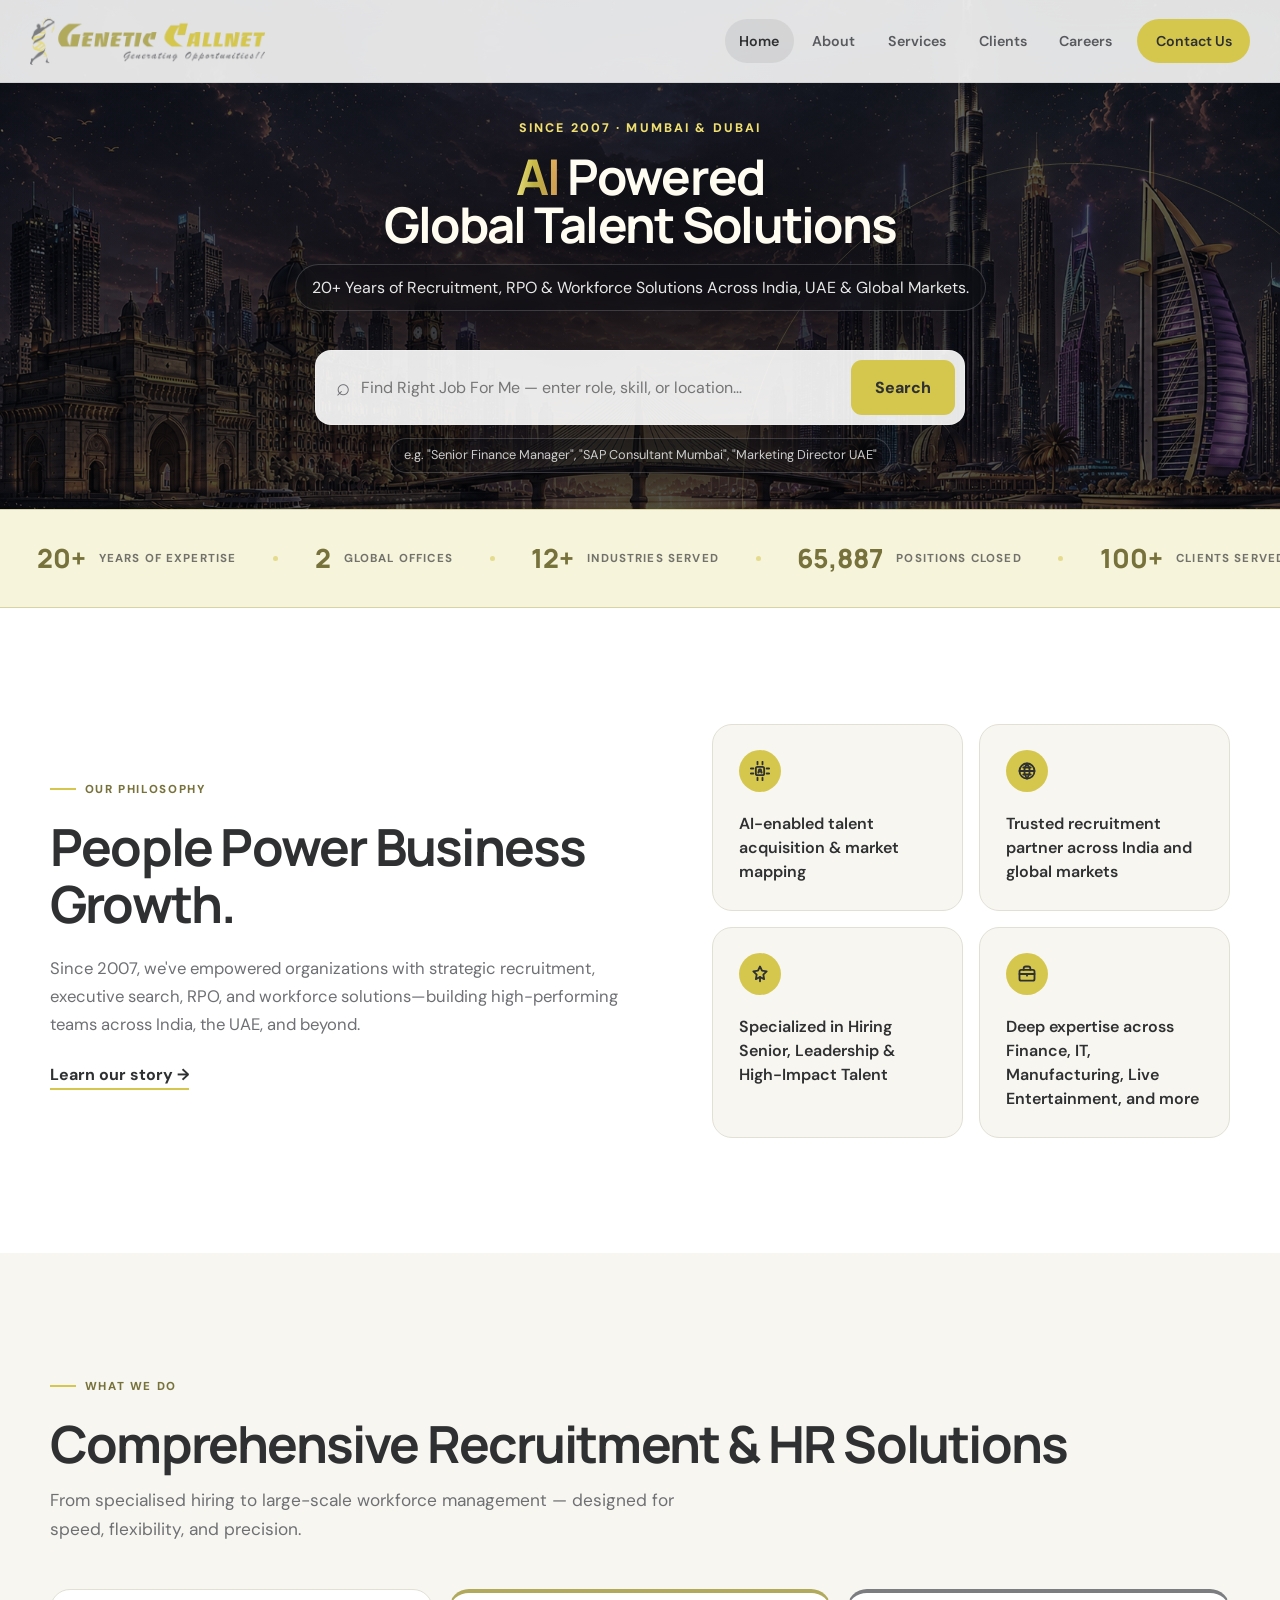
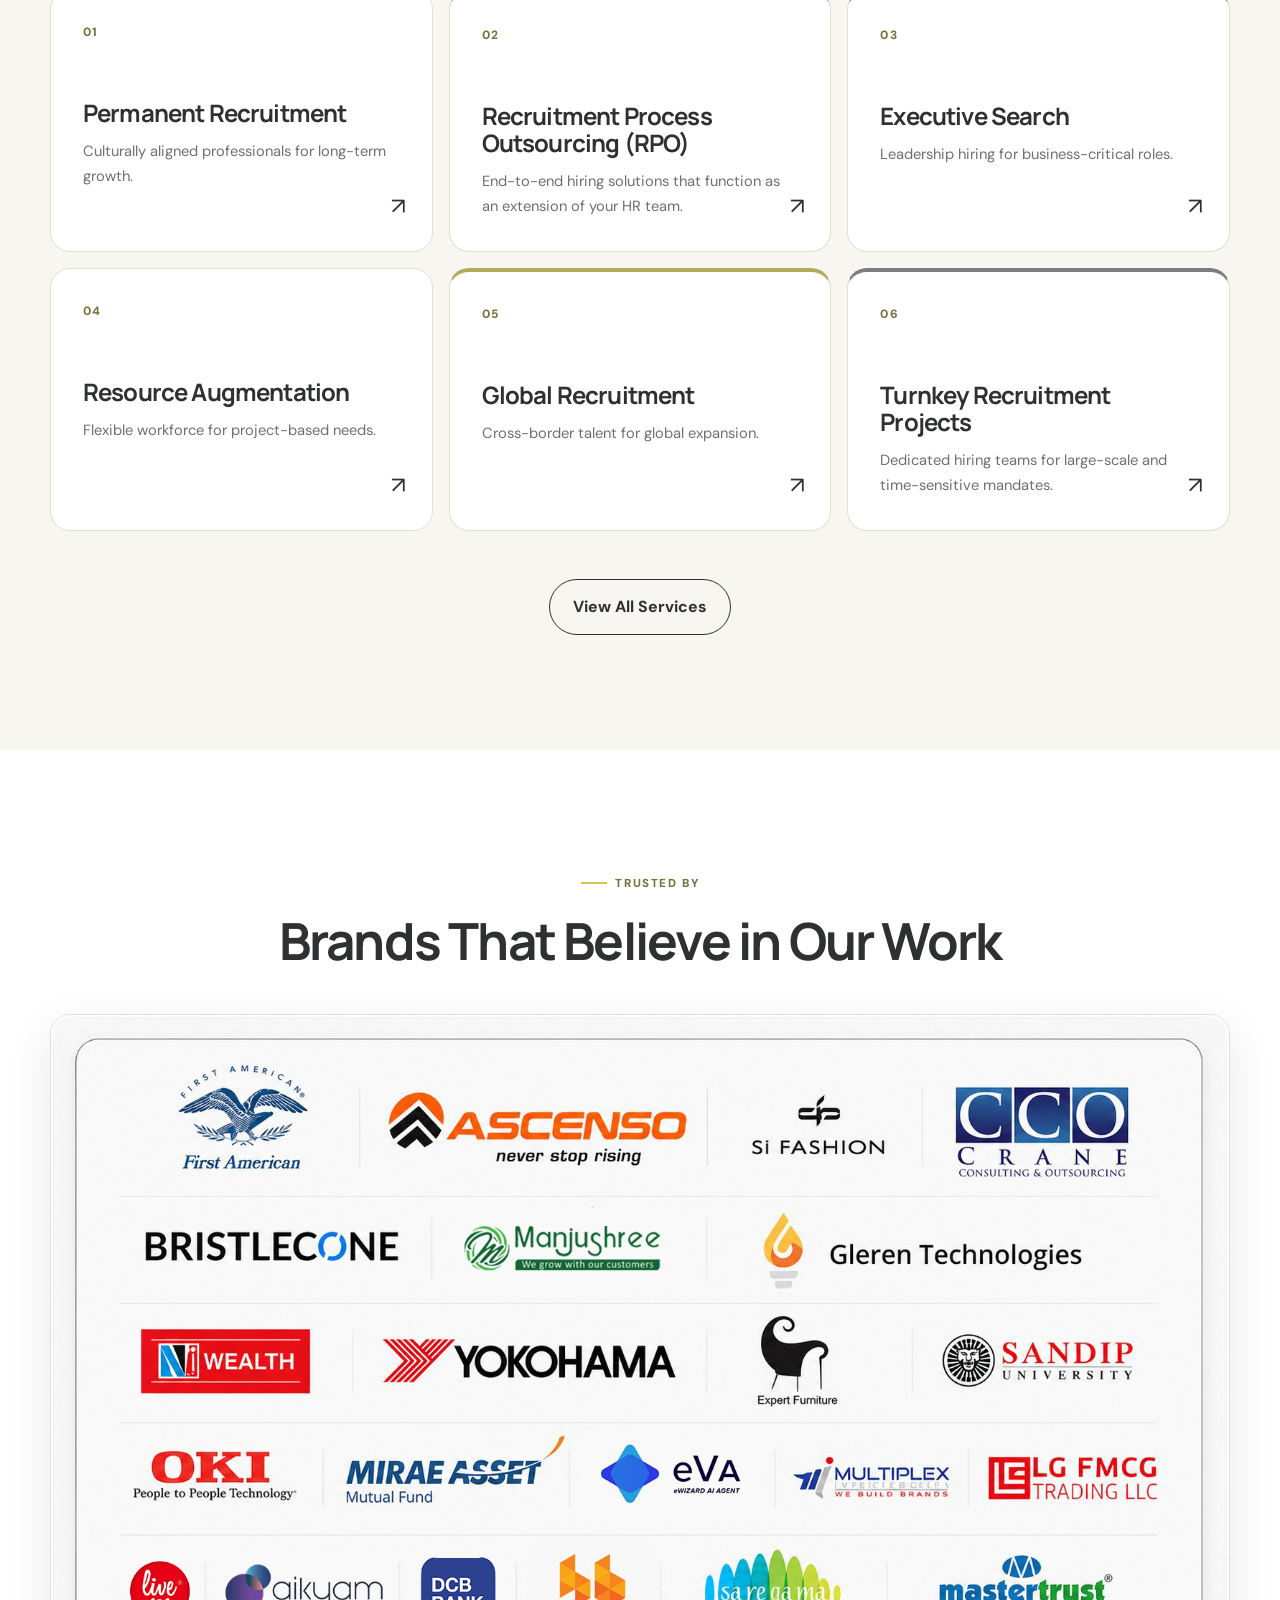
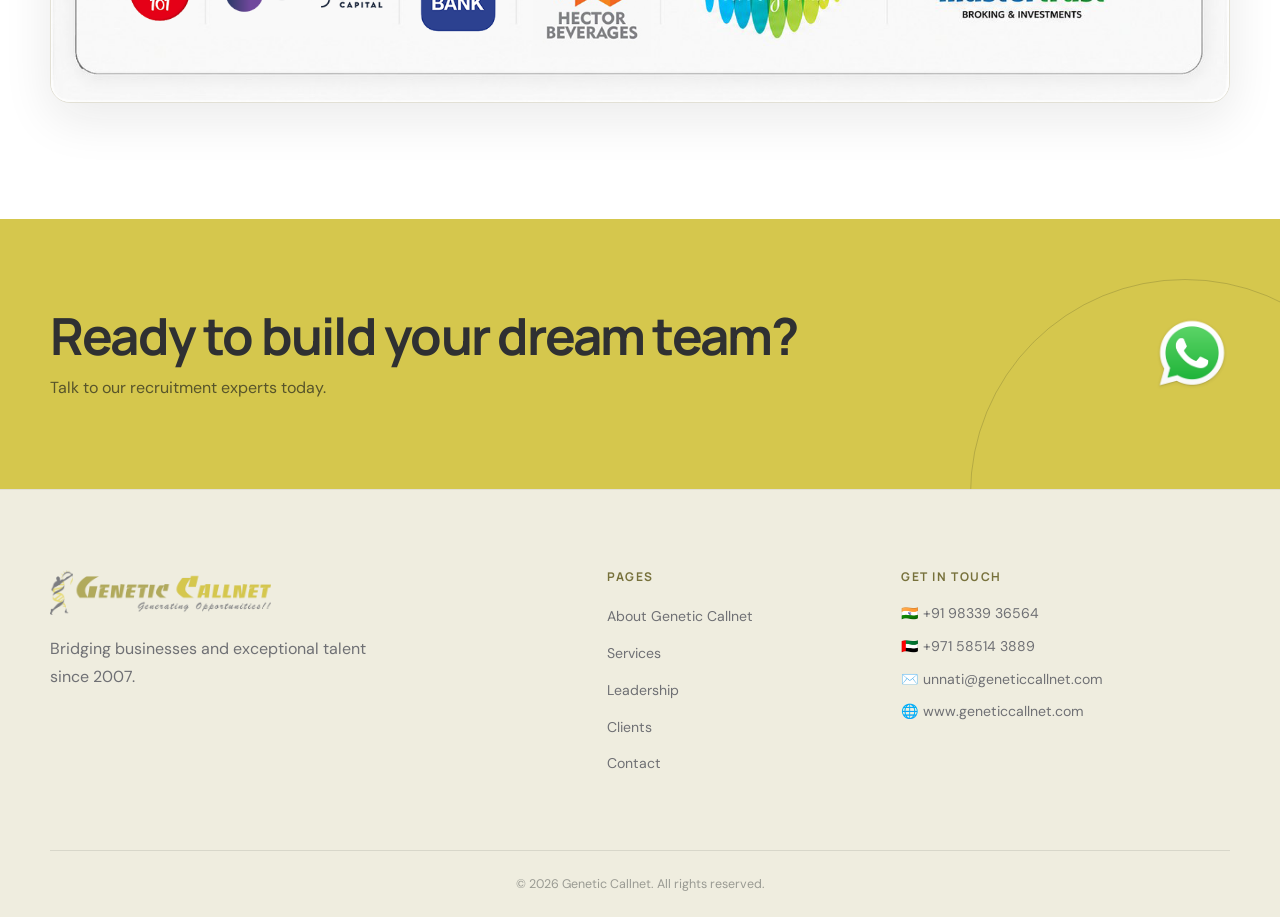
<file: index.html>
<!DOCTYPE html>
<html lang="en">
<head>
  <meta charset="UTF-8" />
  <meta name="viewport" content="width=device-width, initial-scale=1.0" />
  <title>Genetic Callnet – Tailored Talent Solutions</title>
  <link rel="stylesheet" href="style.css" />
</head>
<body>

  <!-- NAV -->
  <nav class="nav" id="nav">
    <div class="nav-inner">
      <a href="index.html" class="logo"><img src="GCLogo-transparent.png" alt="Genetic Callnet" class="logo-img" /></a>
      <button class="hamburger" id="hamburger" aria-label="Menu"><span></span><span></span><span></span></button>
      <ul class="nav-links" id="nav-links">
        <li><a href="index.html" class="active">Home</a></li>
        <li class="nav-item" id="about-dropdown">
          <button class="dropdown-toggle">About</button>
          <div class="dropdown-menu">
            <a href="about.html">About Genetic Callnet</a>
            <a href="leadership.html">Leadership Team</a>
          </div>
        </li>
        <li><a href="services.html">Services</a></li>
        <li><a href="clients.html">Clients</a></li>
        <li><a href="careers.html">Careers</a></li>
        <li><a href="contact.html" class="nav-cta">Contact Us</a></li>
      </ul>
    </div>
  </nav>

  <!-- HERO -->
  <section class="hero hero--compact hero--centered">
    <div class="hero-bg">
      <div class="hero-circle c1"></div>
      <div class="hero-circle c2"></div>
      <div class="hero-circle c3"></div>
    </div>
    <div class="hero-content hero-content--centered">
      <p class="hero-eyebrow">Since 2007 · Mumbai & Dubai</p>
      <h1 class="hero-headline">
        <span class="ai-accent">AI</span> Powered<br/>
        <em>Global Talent Solutions</em>
      </h1>
      <p class="hero-sub">20+ Years of Recruitment, RPO &amp; Workforce Solutions Across India, UAE &amp; Global Markets.</p>
      <div class="hero-search-wrap">
        <div class="hero-search-box">
          <span class="hero-search-icon">🔍</span>
          <input type="text" class="hero-search-input" placeholder="Find Right Job For Me — enter role, skill, or location…" id="heroSearch" />
          <button class="hero-search-btn" onclick="handleHeroSearch()">Search</button>
        </div>
        <p class="hero-search-hint">e.g. "Senior Finance Manager", "SAP Consultant Mumbai", "Marketing Director UAE"</p>
      </div>
    </div>
  </section>

  <!-- STATS MARQUEE -->
  <div class="stats-marquee-wrap">
    <div class="stats-marquee-track">
      <!-- repeated twice for seamless loop -->
      <div class="marquee-stat"><span class="marquee-num">20+</span><span class="marquee-label">Years of Expertise</span></div>
      <div class="marquee-divider"></div>
      <div class="marquee-stat"><span class="marquee-num">2</span><span class="marquee-label">Global Offices</span></div>
      <div class="marquee-divider"></div>
      <div class="marquee-stat"><span class="marquee-num">12+</span><span class="marquee-label">Industries Served</span></div>
      <div class="marquee-divider"></div>
      <div class="marquee-stat"><span class="marquee-num">65,887</span><span class="marquee-label">Positions Closed</span></div>
      <div class="marquee-divider"></div>
      <div class="marquee-stat"><span class="marquee-num">100+</span><span class="marquee-label">Clients Served</span></div>
      <div class="marquee-divider"></div>
      <!-- duplicate for seamless loop -->
      <div class="marquee-stat"><span class="marquee-num">20+</span><span class="marquee-label">Years of Expertise</span></div>
      <div class="marquee-divider"></div>
      <div class="marquee-stat"><span class="marquee-num">2</span><span class="marquee-label">Global Offices</span></div>
      <div class="marquee-divider"></div>
      <div class="marquee-stat"><span class="marquee-num">12+</span><span class="marquee-label">Industries Served</span></div>
      <div class="marquee-divider"></div>
      <div class="marquee-stat"><span class="marquee-num">65,887</span><span class="marquee-label">Positions Closed</span></div>
      <div class="marquee-divider"></div>
      <div class="marquee-stat"><span class="marquee-num">100+</span><span class="marquee-label">Clients Served</span></div>
      <div class="marquee-divider"></div>
    </div>
  </div>

  <!-- INTRO -->
  <section class="intro section">
    <div class="container two-col">
      <div class="intro-text">
        <span class="tag">Our Philosophy</span>
        <h2>People Power Business Growth.</h2>
        <p>Since 2007, we've empowered organizations with strategic recruitment, executive search, RPO, and workforce solutions—building high-performing teams across India, the UAE, and beyond.</p>
        <a href="about.html" class="link-arrow">Learn our story →</a>
      </div>
      <div class="why-grid">
        <div class="why-card">
          <div class="why-icon">🏆</div>
          <p>AI-enabled talent acquisition & market mapping</p>
        </div>
        <div class="why-card">
          <div class="why-icon">🏆</div>
          <p>Trusted recruitment partner across India and global markets</p>
        </div>
        <div class="why-card">
          <div class="why-icon">🏆</div>
          <p>Specialized in Hiring Senior, Leadership & High-Impact Talent</p>
        </div>
        <div class="why-card">
          <div class="why-icon">🏆</div>
          <p>Deep expertise across Finance, IT, Manufacturing, Live Entertainment, and more</p>
        </div>
      </div>
    </div>
  </section>

  <!-- SERVICES STRIP -->
  <section class="services-strip section">
    <div class="container">
      <span class="tag">What We Do</span>
      <h2>Comprehensive Recruitment & HR Solutions</h2>
      <p class="section-sub">From specialised hiring to large-scale workforce management — designed for speed, flexibility, and precision.</p>
      <div class="service-cards">
        <a href="services.html#permanent-recruitment" class="service-card">
          <span class="sc-num">01</span>
          <h3>Permanent Recruitment</h3>
          <p>Culturally aligned professionals for long-term growth.</p>
        </a>
        <a href="services.html#rpo" class="service-card">
          <span class="sc-num">02</span>
          <h3>Recruitment Process Outsourcing (RPO)</h3>
          <p>End-to-end hiring solutions that function as an extension of your HR team.</p>
        </a>
        <a href="services.html#executive-search" class="service-card">
          <span class="sc-num">03</span>
          <h3>Executive Search</h3>
          <p>Leadership hiring for business-critical roles.</p>
        </a>
        <a href="services.html#resource-augmentation" class="service-card">
          <span class="sc-num">04</span>
          <h3>Resource Augmentation</h3>
          <p>Flexible workforce for project-based needs.</p>
        </a>
        <a href="services.html#global-recruitment" class="service-card">
          <span class="sc-num">05</span>
          <h3>Global Recruitment</h3>
          <p>Cross-border talent for global expansion.</p>
        </a>
        <a href="services.html#turnkey-recruitment-projects" class="service-card">
          <span class="sc-num">06</span>
          <h3>Turnkey Recruitment Projects</h3>
          <p>Dedicated hiring teams for large-scale and time-sensitive mandates.</p>
        </a>
      </div>
      <div class="center-link"><a href="services.html" class="btn btn-outline">View All Services</a></div>
    </div>
  </section>

  <!-- BRANDS -->
  <section class="brands section">
    <div class="container">
      <span class="tag">Trusted By</span>
      <h2>Brands That Believe in Our Work</h2>
      <div class="brands-logo-wrap">
        <img src="Logos.png" alt="Our Clients – First American, Ascenso, Si Fashion, Crane CCO, Bristlecone, Manjushree, Gleren Technologies, NJ Wealth, Yokohama, Expert Furniture, Sandip University, OKI, Mirae Asset, eVA, Multiplex, LG FMCG, Live 101, Aikyam Capital, DCB Bank, Hector Beverages, Saregama, Mastertrust" class="brands-logo-img" />
      </div>
    </div>
  </section>

  <!-- CTA BANNER -->
  <section class="cta-banner">
    <div class="container cta-inner">
      <div>
        <h2>Ready to build your dream team?</h2>
        <p>Talk to our recruitment experts today.</p>
      </div>
      <a href="https://wa.link/q0jb32" class="whatsapp-icon-link" target="_blank" rel="noopener" aria-label="Chat on WhatsApp"><img src="WhatsApp_icon.png" alt="" /></a>
    </div>
  </section>

  <!-- FOOTER -->
  <footer class="footer">
    <div class="container footer-grid">
      <div class="footer-brand">
        <a href="index.html" class="logo logo-light"><img src="GCLogo-transparent.png" alt="Genetic Callnet" class="logo-img logo-img--footer" /></a>
        <p>Bridging businesses and exceptional talent since 2007.</p>
      </div>
      <div class="footer-links">
        <h4>Pages</h4>
        <ul>
          <li><a href="about.html">About Genetic Callnet</a></li>
          <li><a href="services.html">Services</a></li>
          <li><a href="leadership.html">Leadership</a></li>
          <li><a href="clients.html">Clients</a></li>
          <li><a href="contact.html">Contact</a></li>
        </ul>
      </div>
      <div class="footer-contact">
        <h4>Get in Touch</h4>
        <p>🇮🇳 +91 98339 36564</p>
        <p>🇦🇪 +971 58514 3889</p>
        <p>✉️ unnati@geneticcallnet.com</p>
        <p>🌐 www.geneticcallnet.com</p>
      </div>
    </div>
    <div class="footer-bottom">
      <p>© 2026 Genetic Callnet. All rights reserved.</p>
    </div>
  </footer>

  <script>
    function handleHeroSearch() {
      const val = document.getElementById('heroSearch').value.trim();
      if (val) {
        // Match the iSmartRecruit ATS widget's own filter format (spaces -> "00000")
        const filterStr = val.replace(/ /g, '00000');
        window.location.href = 'careers.html?filterPara=' + encodeURIComponent(filterStr);
      } else {
        window.location.href = 'careers.html';
      }
    }
    document.getElementById('heroSearch').addEventListener('keydown', function(e) {
      if (e.key === 'Enter') handleHeroSearch();
    });
  </script>
  <script src="main.js"></script>
</body>
</html>
</file>
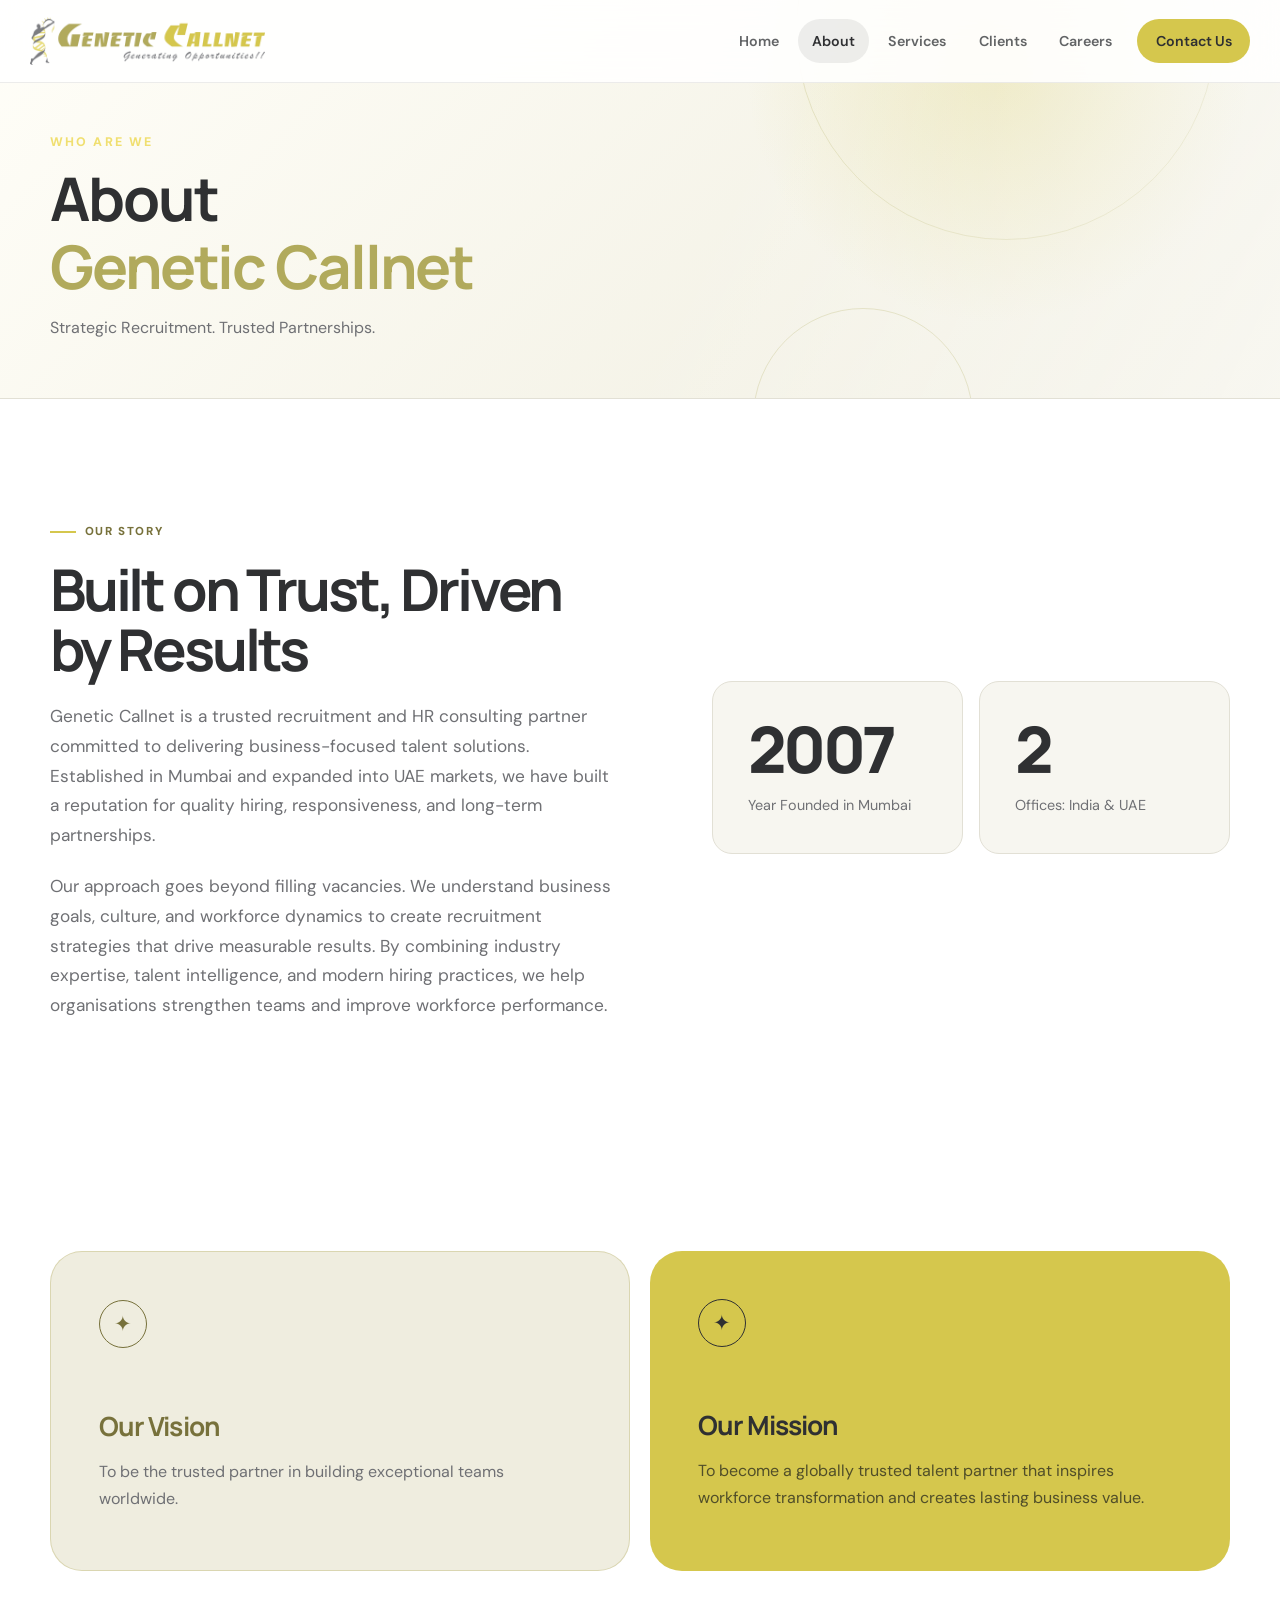
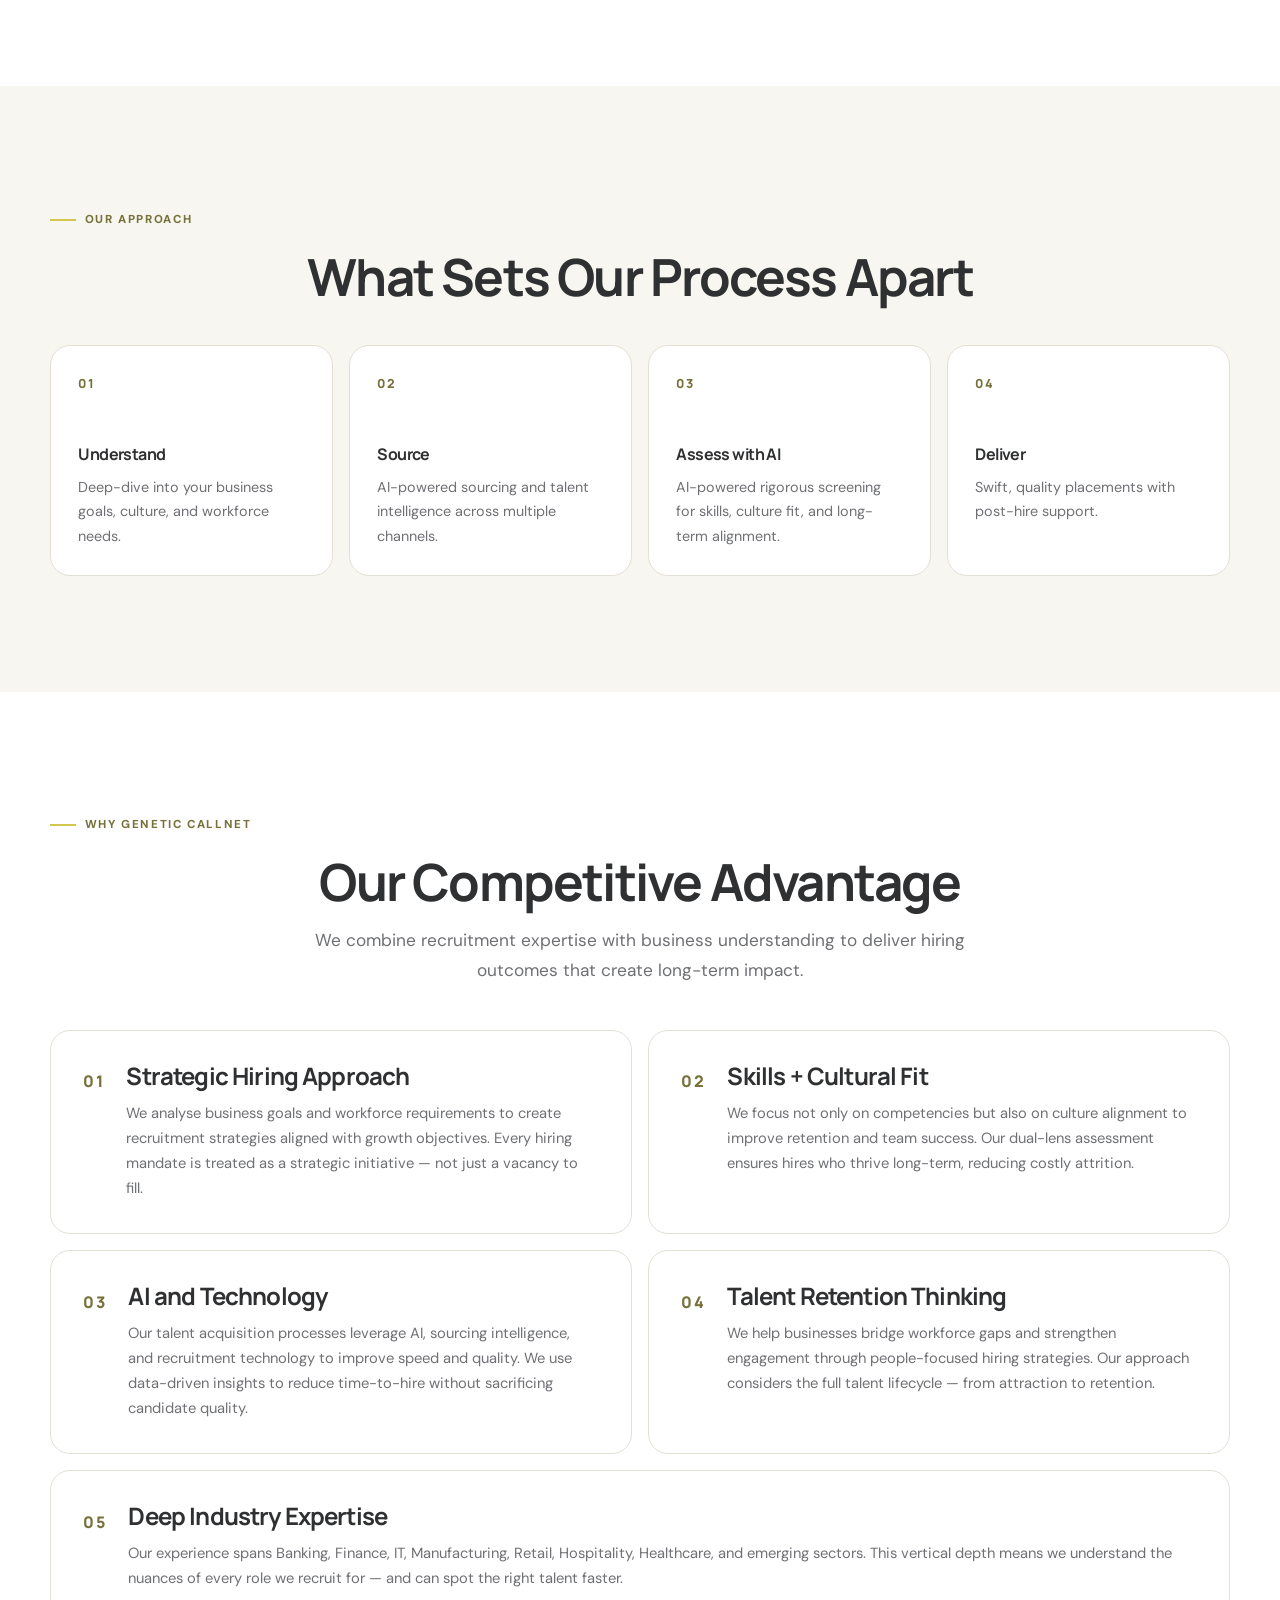
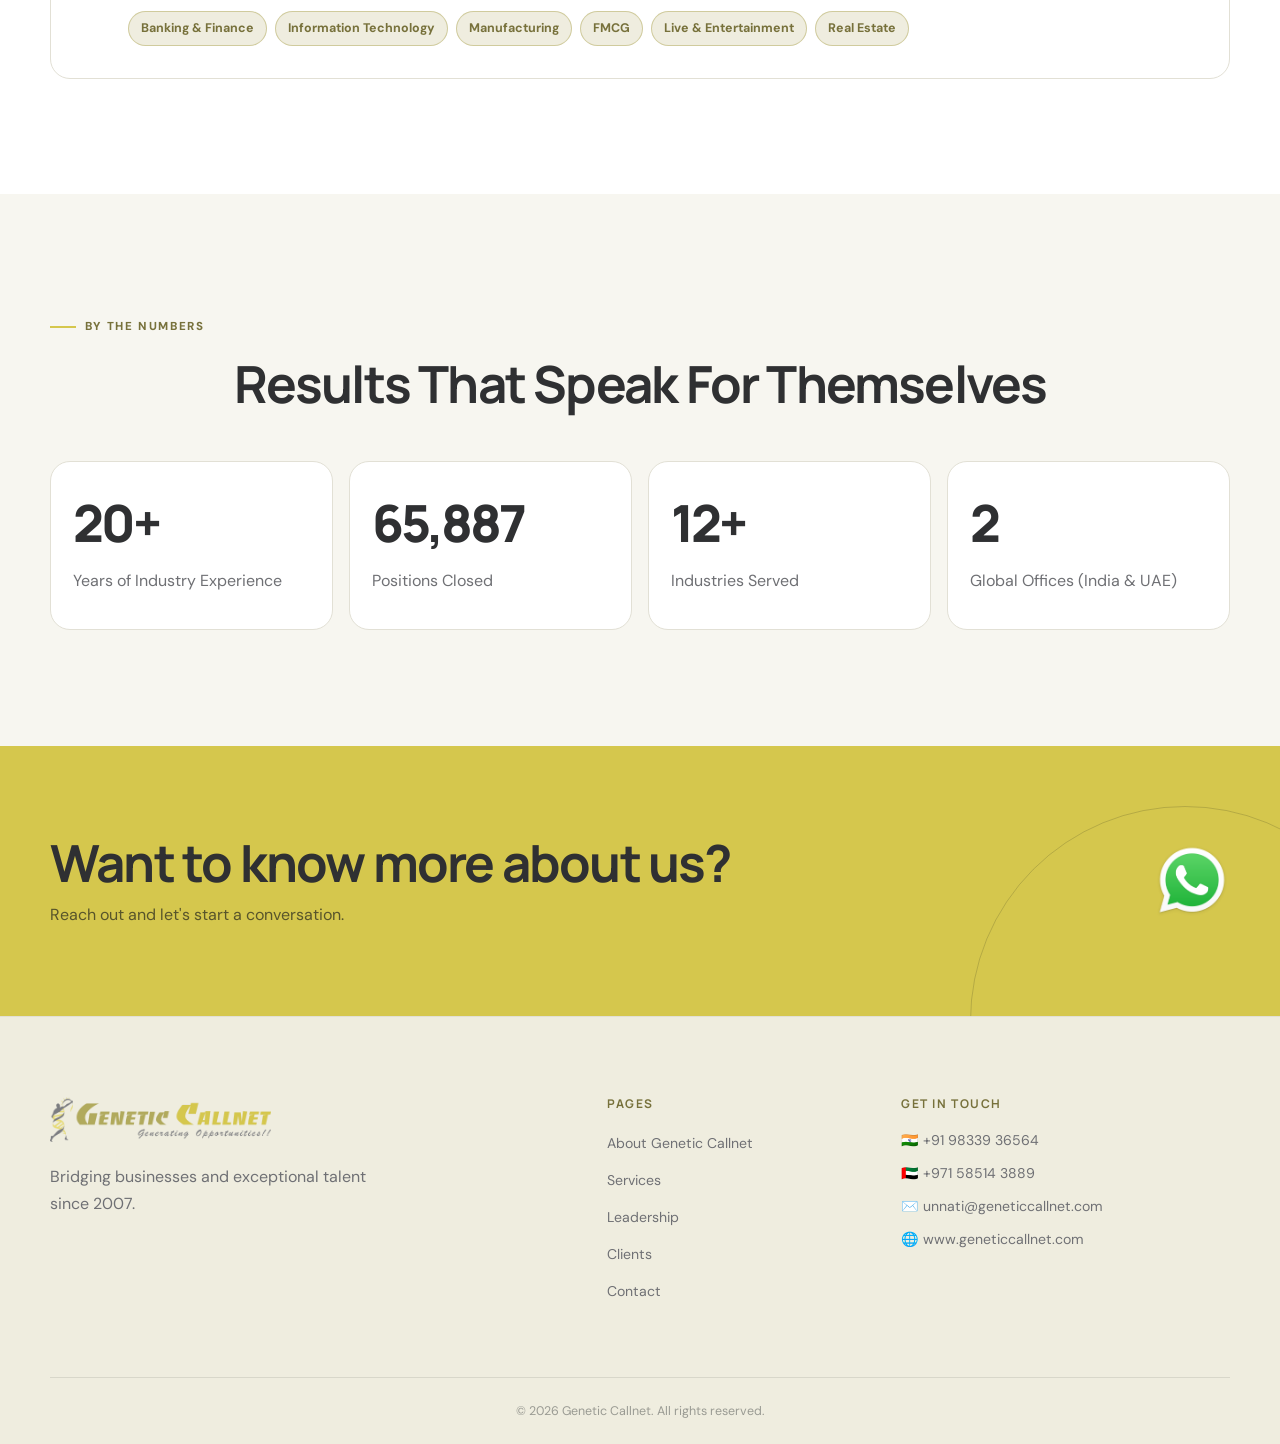
<file: about.html>
<!DOCTYPE html>
<html lang="en">
<head>
  <meta charset="UTF-8" />
  <meta name="viewport" content="width=device-width, initial-scale=1.0" />
  <title>About Genetic Callnet</title>
  <link rel="stylesheet" href="style.css" />
</head>
<body>
  <nav class="nav" id="nav">
    <div class="nav-inner">
      <a href="index.html" class="logo"><img src="GCLogo-transparent.png" alt="Genetic Callnet" class="logo-img" /></a>
      <button class="hamburger" id="hamburger" aria-label="Menu"><span></span><span></span><span></span></button>
      <ul class="nav-links" id="nav-links">
        <li><a href="index.html">Home</a></li>
        <li class="nav-item" id="about-dropdown">
          <button class="dropdown-toggle active">About</button>
          <div class="dropdown-menu">
            <a href="about.html" class="active">About Genetic Callnet</a>
            <a href="leadership.html">Leadership Team</a>
          </div>
        </li>
        <li><a href="services.html">Services</a></li>
        <li><a href="clients.html">Clients</a></li>
        <li><a href="careers.html">Careers</a></li>
        <li><a href="contact.html" class="nav-cta">Contact Us</a></li>
      </ul>
    </div>
  </nav>

  <section class="page-hero">
    <div class="page-hero-bg"></div>
    <div class="container">
      <p class="hero-eyebrow">Who Are WE</p>
      <h1>About<br/><em>Genetic Callnet</em></h1>
      <p class="hero-sub" style="max-width:620px">Strategic Recruitment. Trusted Partnerships.</p>
    </div>
  </section>

  <section class="section">
    <div class="container two-col">
      <div class="about-story-copy">
        <span class="tag">Our Story</span>
        <h2>Built on Trust, Driven by Results</h2>
        <p>Genetic Callnet is a trusted recruitment and HR consulting partner committed to delivering business-focused talent solutions. Established in Mumbai and expanded into UAE markets, we have built a reputation for quality hiring, responsiveness, and long-term partnerships.</p>
        <p>Our approach goes beyond filling vacancies. We understand business goals, culture, and workforce dynamics to create recruitment strategies that drive measurable results. By combining industry expertise, talent intelligence, and modern hiring practices, we help organisations strengthen teams and improve workforce performance.</p>
      </div>
      <div class="about-side">
        <div class="about-highlight">
          <span class="about-big">2007</span>
          <p>Year Founded in Mumbai</p>
        </div>
        <div class="about-highlight">
          <span class="about-big">2</span>
          <p>Offices: India & UAE</p>
        </div>
      </div>
    </div>
  </section>

  <section class="mv-section section">
    <div class="container">
      <div class="mv-grid">
        <div class="mv-card mission">
          <div class="mv-icon">✨</div>
          <h3>Our Vision</h3>
          <p>To be the trusted partner in building exceptional teams worldwide.</p>
        </div>
        <div class="mv-card vision">
          <div class="mv-icon">✨</div>
          <h3>Our Mission</h3>
          <p>To become a globally trusted talent partner that inspires workforce transformation and creates lasting business value.</p>
        </div>
      </div>
    </div>
  </section>

  <section class="section" style="background:var(--bg-alt)">
    <div class="container">
      <span class="tag">Our Approach</span>
      <h2 style="text-align:center;margin-bottom:2.5rem">What Sets Our Process Apart</h2>
      <div class="process-steps">
        <div class="step"><span class="step-num">01</span><h4>Understand</h4><p>Deep-dive into your business goals, culture, and workforce needs.</p></div>
        <div class="step-arrow">→</div>
        <div class="step"><span class="step-num">02</span><h4>Source</h4><p>AI-powered sourcing and talent intelligence across multiple channels.</p></div>
        <div class="step-arrow">→</div>
        <div class="step"><span class="step-num">03</span><h4>Assess with AI</h4><p>AI-powered rigorous screening for skills, culture fit, and long-term alignment.</p></div>
        <div class="step-arrow">→</div>
        <div class="step"><span class="step-num">04</span><h4>Deliver</h4><p>Swift, quality placements with post-hire support.</p></div>
      </div>
    </div>
  </section>

  <section class="section" id="why-genetic-callnet">
    <div class="container">
      <span class="tag">Why Genetic Callnet</span>
      <h2 style="text-align:center;margin-bottom:1rem">Our Competitive Advantage</h2>
      <p class="section-sub" style="max-width:720px;margin-inline:auto;text-align:center">We combine recruitment expertise with business understanding to deliver hiring outcomes that create long-term impact.</p>
      <div class="advantage-grid">

        <div class="adv-card">
          <div class="adv-num">01</div>
          <div class="adv-body">
            <h3>Strategic Hiring Approach</h3>
            <p>We analyse business goals and workforce requirements to create recruitment strategies aligned with growth objectives. Every hiring mandate is treated as a strategic initiative — not just a vacancy to fill.</p>
          </div>
        </div>

        <div class="adv-card">
          <div class="adv-num">02</div>
          <div class="adv-body">
            <h3>Skills + Cultural Fit</h3>
            <p>We focus not only on competencies but also on culture alignment to improve retention and team success. Our dual-lens assessment ensures hires who thrive long-term, reducing costly attrition.</p>
          </div>
        </div>

        <div class="adv-card">
          <div class="adv-num">03</div>
          <div class="adv-body">
            <h3>AI and Technology</h3>
            <p>Our talent acquisition processes leverage AI, sourcing intelligence, and recruitment technology to improve speed and quality. We use data-driven insights to reduce time-to-hire without sacrificing candidate quality.</p>
          </div>
        </div>

        <div class="adv-card">
          <div class="adv-num">04</div>
          <div class="adv-body">
            <h3>Talent Retention Thinking</h3>
            <p>We help businesses bridge workforce gaps and strengthen engagement through people-focused hiring strategies. Our approach considers the full talent lifecycle — from attraction to retention.</p>
          </div>
        </div>

        <div class="adv-card adv-card--wide">
          <div class="adv-num">05</div>
          <div class="adv-body">
            <h3>Deep Industry Expertise</h3>
            <p>Our experience spans Banking, Finance, IT, Manufacturing, Retail, Hospitality, Healthcare, and emerging sectors. This vertical depth means we understand the nuances of every role we recruit for — and can spot the right talent faster.</p>
            <div class="industry-tags">
              <span>Banking & Finance</span><span>Information Technology</span><span>Manufacturing</span>
              <span>FMCG</span><span>Live & Entertainment</span><span>Real Estate</span>
            </div>
          </div>
        </div>

      </div>
    </div>
  </section>

  <section class="section" style="background:var(--bg-alt)">
    <div class="container">
      <span class="tag">By the Numbers</span>
      <h2 style="text-align:center;margin-bottom:3rem">Results That Speak For Themselves</h2>
      <div class="numbers-row">
        <div class="number-card"><span class="big-num">20+</span><p>Years of Industry Experience</p></div>
        <div class="number-card"><span class="big-num">65,887</span><p>Positions Closed</p></div>
        <div class="number-card"><span class="big-num">12+</span><p>Industries Served</p></div>
        <div class="number-card"><span class="big-num">2</span><p>Global Offices (India & UAE)</p></div>
      </div>
    </div>
  </section>

  <section class="cta-banner">
    <div class="container cta-inner">
      <div><h2>Want to know more about us?</h2><p>Reach out and let's start a conversation.</p></div>
      <a href="https://wa.link/q0jb32" class="whatsapp-icon-link" target="_blank" rel="noopener" aria-label="Chat on WhatsApp"><img src="WhatsApp_icon.png" alt="" /></a>
    </div>
  </section>

  <footer class="footer">
    <div class="container footer-grid">
      <div class="footer-brand">
        <a href="index.html" class="logo logo-light"><img src="GCLogo-transparent.png" alt="Genetic Callnet" class="logo-img logo-img--footer" /></a>
        <p>Bridging businesses and exceptional talent since 2007.</p>
      </div>
      <div class="footer-links"><h4>Pages</h4><ul>
        <li><a href="about.html">About Genetic Callnet</a></li><li><a href="services.html">Services</a></li>
        <li><a href="leadership.html">Leadership</a></li>
        <li><a href="clients.html">Clients</a></li>
        <li><a href="contact.html">Contact</a></li>
      </ul></div>
      <div class="footer-contact"><h4>Get in Touch</h4>
        <p>🇮🇳 +91 98339 36564</p><p>🇦🇪 +971 58514 3889</p>
        <p>✉️ unnati@geneticcallnet.com</p><p>🌐 www.geneticcallnet.com</p>
      </div>
    </div>
    <div class="footer-bottom"><p>© 2026 Genetic Callnet. All rights reserved.</p></div>
  </footer>
  <script src="main.js"></script>
</body>
</html>
</file>
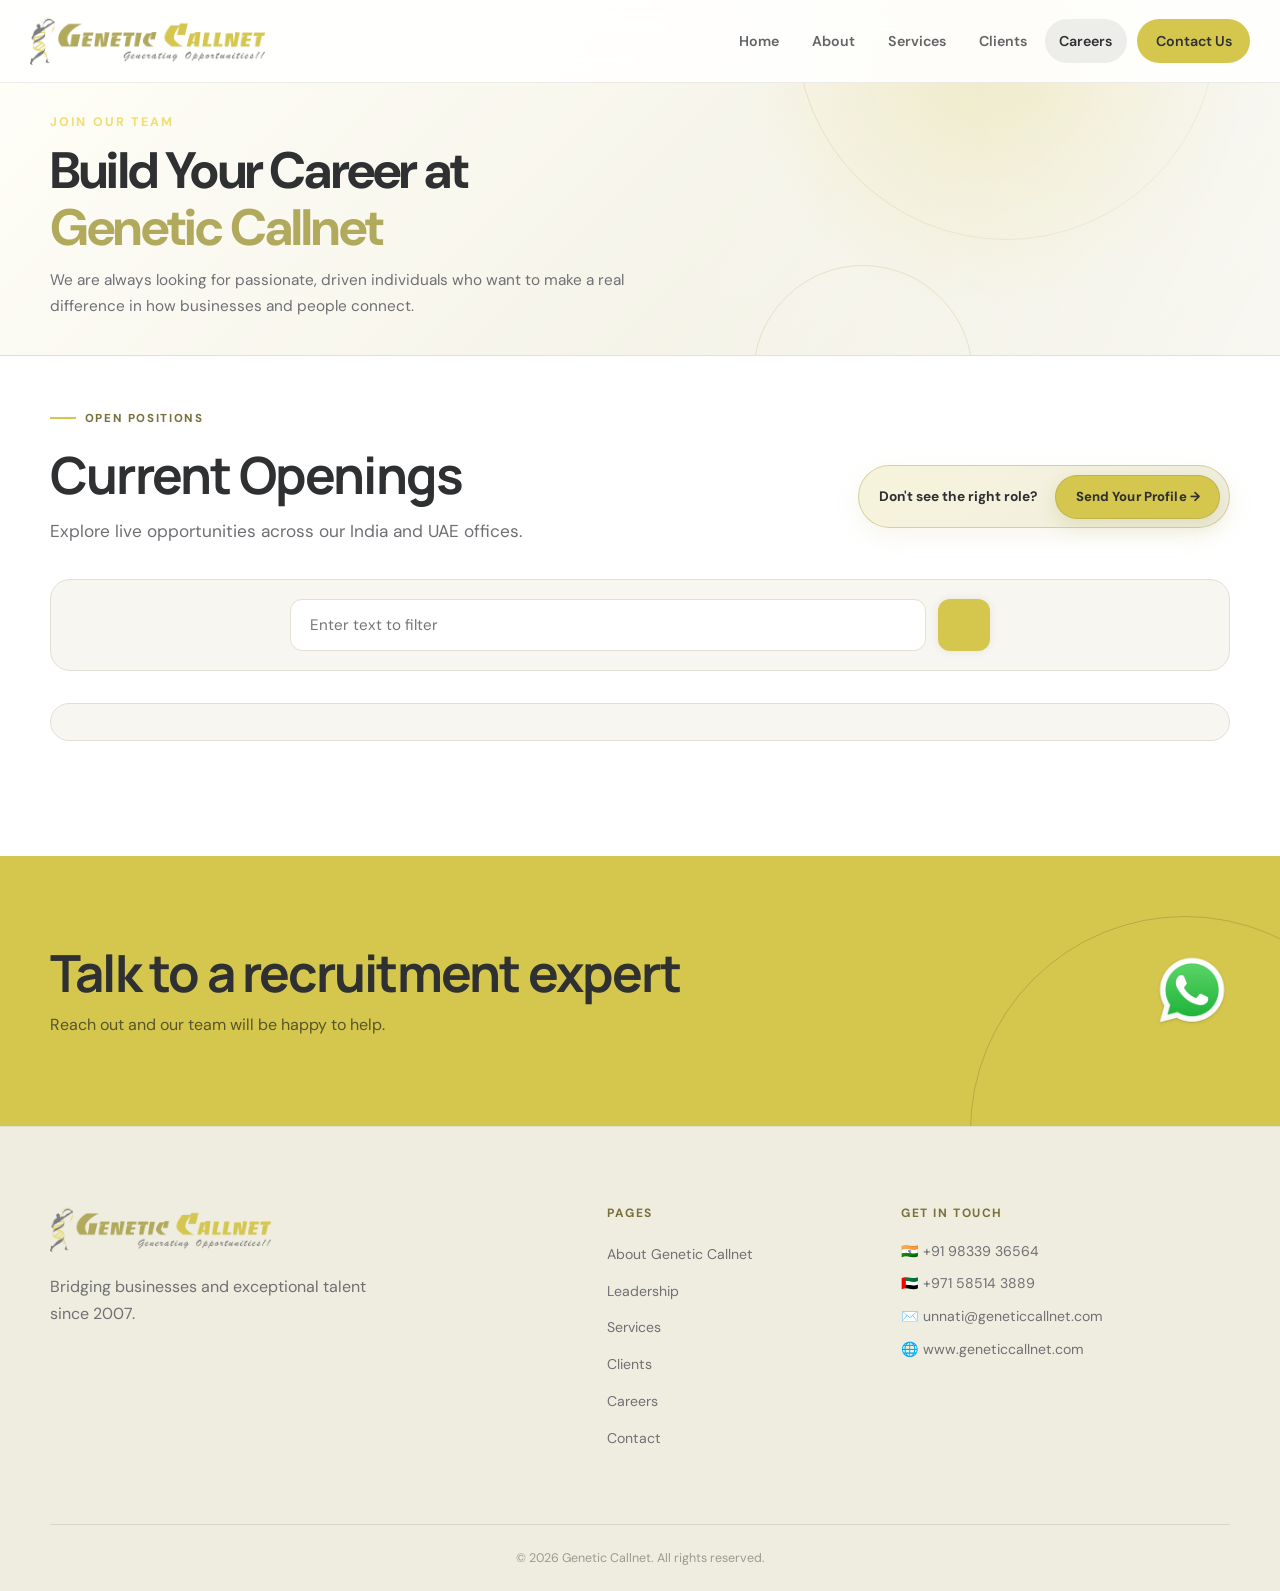
<file: careers.html>
<!DOCTYPE html>
<html lang="en">
<head>
  <meta charset="UTF-8" />
  <meta name="viewport" content="width=device-width, initial-scale=1.0" />
  <title>Careers – Genetic Callnet</title>
  <link rel="stylesheet" href="style.css" />
  <style>
    .careers-intro { max-width: 700px; }
    .careers-intro p { font-size: 1.05rem; line-height: 1.85; margin-top: 0.8rem; }

    .openings-grid {
      display: grid;
      grid-template-columns: 1fr 1fr;
      gap: 1.5rem;
      margin-top: 2.5rem;
    }

    .job-card {
      background: var(--white);
      border: 1px solid var(--border);
      border-radius: var(--radius);
      padding: 2rem;
      display: flex;
      flex-direction: column;
      gap: 1rem;
      transition: var(--transition);
      position: relative;
      overflow: hidden;
    }
    .job-card::after {
      content: '';
      position: absolute;
      top: 0; left: 0;
      width: 4px;
      height: 100%;
      background: var(--gold);
      transform: scaleY(0);
      transform-origin: top;
      transition: var(--transition);
    }
    .job-card:hover { box-shadow: var(--shadow-lg); transform: translateY(-4px); }
    .job-card:hover::after { transform: scaleY(1); }

    .job-header { display: flex; justify-content: space-between; align-items: flex-start; gap: 1rem; flex-wrap: wrap; }
    .job-title { font-size: 1.15rem; }
    .job-type {
      background: #f0e8d8;
      border: 1px solid #e0c68a;
      color: var(--gold-dim);
      font-size: 0.75rem;
      font-weight: 600;
      padding: 0.25rem 0.75rem;
      border-radius: 50px;
      white-space: nowrap;
    }
    .job-meta {
      display: flex;
      flex-wrap: wrap;
      gap: 0.8rem;
    }
    .job-meta span {
      display: flex;
      align-items: center;
      gap: 0.3rem;
      font-size: 0.85rem;
      color: var(--text-muted);
    }
    .job-desc { font-size: 0.92rem; line-height: 1.75; }

    .job-skills {
      display: flex;
      flex-wrap: wrap;
      gap: 0.5rem;
    }
    .job-skills span {
      background: var(--cream);
      border: 1px solid var(--border);
      border-radius: 50px;
      padding: 0.2rem 0.75rem;
      font-size: 0.78rem;
      font-weight: 500;
      color: var(--navy-mid);
    }

    .job-apply {
      display: inline-flex;
      align-items: center;
      gap: 0.4rem;
      color: var(--gold-dim);
      font-weight: 600;
      font-size: 0.9rem;
      margin-top: auto;
      transition: gap var(--transition);
      cursor: pointer;
      background: none;
      border: none;
      font-family: var(--font-main);
      padding: 0;
    }
    .job-apply:hover { gap: 0.75rem; }

    /* APPLY FORM MODAL */
    .modal-overlay {
      display: none;
      position: fixed;
      inset: 0;
      background: rgba(7,17,28,0.75);
      z-index: 500;
      align-items: center;
      justify-content: center;
      padding: 2rem;
    }
    .modal-overlay.open { display: flex; }
    .application-dialog {
      background: var(--white);
      border-radius: var(--radius-lg);
      padding: 2.5rem;
      max-width: 560px;
      width: 100%;
      position: relative;
      max-height: 90vh;
      overflow-y: auto;
      animation: fadeUp 0.3s ease both;
    }
    .application-dialog-close {
      position: absolute;
      top: 1.2rem; right: 1.5rem;
      background: none;
      border: none;
      font-size: 1.5rem;
      cursor: pointer;
      color: var(--text-muted);
      line-height: 1;
    }
    .application-dialog-close:hover { color: var(--text); }
    .application-dialog h3 { margin-bottom: 0.3rem; }
    .application-dialog .modal-role { color: var(--gold-dim); font-weight: 600; font-size: 0.9rem; margin-bottom: 1.5rem; }
    .application-dialog .contact-form { gap: 1rem; }
    .application-dialog .form-row { gap: 1rem; }

    @media (max-width: 900px) {
      .openings-grid { grid-template-columns: 1fr; }
    }
  </style>
</head>
<body>

  <nav class="nav" id="nav">
    <div class="nav-inner">
      <a href="index.html" class="logo"><img src="GCLogo-transparent.png" alt="Genetic Callnet" class="logo-img" /></a>
      <button class="hamburger" id="hamburger" aria-label="Menu"><span></span><span></span><span></span></button>
      <ul class="nav-links" id="nav-links">
        <li><a href="index.html">Home</a></li>
        <li class="nav-item" id="about-dropdown">
          <button class="dropdown-toggle">About</button>
          <div class="dropdown-menu">
            <a href="about.html">About Genetic Callnet</a>
            <a href="leadership.html">Leadership Team</a>
          </div>
        </li>
        <li><a href="services.html">Services</a></li>
        <li><a href="clients.html">Clients</a></li>
        <li><a href="careers.html" class="active">Careers</a></li>
        <li><a href="contact.html" class="nav-cta">Contact Us</a></li>
      </ul>
    </div>
  </nav>

  <!-- HERO -->
  <section class="page-hero careers-page-hero">
    <div class="page-hero-bg"></div>
    <div class="container">
      <p class="hero-eyebrow">Join Our Team</p>
      <h1>Build Your Career at<br/><em>Genetic Callnet</em></h1>
      <p class="hero-sub" style="max-width:580px">We are always looking for passionate, driven individuals who want to make a real difference in how businesses and people connect.</p>
    </div>
  </section>

  <!-- OPEN POSITIONS (Live from iSmartRecruit ATS) -->
  <section class="section careers-openings-section">
    <div class="container">
      <span class="tag">Open Positions</span>
      <div class="careers-heading-row">
        <div class="careers-heading-copy">
          <h2>Current Openings</h2>
          <p class="section-sub">Explore live opportunities across our India and UAE offices.</p>
        </div>
        <div class="open-app-cta">
          <span class="open-app-prompt">Don't see the right role?</span>
          <a
            href="#application-modal"
            class="btn btn-primary"
            id="open-application-btn"
            role="button"
            onclick="document.getElementById('modal-role-title').textContent='General / Open Application';document.getElementById('application-modal').classList.add('open');document.body.style.overflow='hidden';return false;"
          >Send Your Profile →</a>
        </div>
      </div>

      <div class="ats-widget-wrap">
        <div class="ats-search-shell">
          <div class="ats-search-row">
              <div class="ats-search-field">
                <input type="text" placeholder="Enter text to filter" id="textbox_id" class="ui-inputfield ui-inputtext ui-widget ui-state-default ui-corner-all">
              </div>
              <div class="ats-search-action">
                <button class="btn btn-default" onclick="parameter()" style="height: 35px;width: 50px;box-shadow: 0 0px 10px 0 rgba(0, 0, 0, 0.08);">
                  <i class="ui-icon-search" style="font-size: 18px;color: #c6c6c6;"></i>
                </button>
              </div>
          </div>
        </div>
        <div id="myFirstWidget"></div>
      </div>

    </div>
  </section>

  <!-- iSmartRecruit ATS Widget Assets -->
  <script src="https://ajax.googleapis.com/ajax/libs/jquery/3.2.1/jquery.min.js"></script>
  <link type="text/css" rel="stylesheet" href="https://app.ismartrecruit.com/javax.faces.resource/theme.css.xhtml?ln=primefaces-sam" />
  <link type="text/css" rel="stylesheet" href="https://app.ismartrecruit.com/javax.faces.resource/fa/font-awesome.css.xhtml" />
  <link type="text/css" rel="stylesheet" href="https://app.ismartrecruit.com/javax.faces.resource/font-awesome.css.xhtml?ln=css" />
  <link type="text/css" rel="stylesheet" href="https://app.ismartrecruit.com/javax.faces.resource/ik.css.xhtml?ln=css" />
  <link type="text/css" rel="stylesheet" href="https://app.ismartrecruit.com/javax.faces.resource/components.css.xhtml?ln=primefaces&amp;v=6.1" />
  <link type="text/css" rel="stylesheet" href="https://cdnjs.cloudflare.com/ajax/libs/font-awesome/4.7.0/css/font-awesome.css" />
  <script type="text/javascript" src="https://app.ismartrecruit.com/javax.faces.resource/core.js.xhtml"></script>
  <script type="text/javascript" src="https://app.ismartrecruit.com/javax.faces.resource/components.js.xhtml"></script>
  <script type="text/javascript">
    var str = " ";
    var test2 = "https://app.ismartrecruit.com/openJobWebsite?tenantId=E7pZ2VuZXRpY2NhbGxuZXQuY29tX2lqVnpscVpWemkQ9e&view=grid&col=2&lang=en";
    function parameter() {
      str = document.getElementById('textbox_id').value;
      str = str.replaceAll(" ", "00000");
      test2 = "https://app.ismartrecruit.com/openJobWebsite?tenantId=E7pZ2VuZXRpY2NhbGxuZXQuY29tX2lqVnpscVpWemkQ9e&view=grid&col=2&lang=en&filterPara=" + str;
      $("#myFirstWidget").load(test2);
    }
    String.prototype.replaceAll = function(target, replacement) {
      return this.split(target).join(replacement);
    };
  </script>
  <script type="text/javascript" src="https://app.ismartrecruit.com/js/applyNowWebsite.js"></script>
  <script type="text/javascript">
    var wage = document.getElementById("textbox_id");
    wage.addEventListener("keydown", function (e) {
      if (e.keyCode === 13) { parameter(); }
    });
  </script>
  <script type="text/javascript">
    // Strip any inline blue background/hover styles the ATS widget injects,
    // so our CSS override always wins — runs once on load and again after
    // any search-filter reload.
    function cleanAtsWidgetStyles() {
      var widget = document.getElementById('myFirstWidget');
      if (!widget) return;
      widget.querySelectorAll('.ui-datagrid-column').forEach(function (col) {
        col.style.removeProperty('background');
        col.style.removeProperty('background-color');
      });
    }
    var atsWidgetObserver = new MutationObserver(cleanAtsWidgetStyles);
    var atsWidgetTarget = document.getElementById('myFirstWidget');
    if (atsWidgetTarget) {
      atsWidgetObserver.observe(atsWidgetTarget, { childList: true, subtree: true });
    }
    window.addEventListener('load', cleanAtsWidgetStyles);
  </script>
  <script type="text/javascript">
    // If arriving from the homepage search bar with a ?filterPara= value,
    // pre-fill the search box and auto-run the same filter the ATS widget uses.
    (function () {
      var urlParams = new URLSearchParams(window.location.search);
      var incomingFilter = urlParams.get('filterPara');
      if (incomingFilter) {
        var displayValue = incomingFilter.replace(/00000/g, ' ');
        var inputEl = document.getElementById('textbox_id');
        if (inputEl) {
          inputEl.value = displayValue;
        }
        str = incomingFilter;
        test2 = "https://app.ismartrecruit.com/openJobWebsite?tenantId=E7pZ2VuZXRpY2NhbGxuZXQuY29tX2lqVnpscVpWemkQ9e&view=grid&col=2&lang=en&filterPara=" + incomingFilter;
        $("#myFirstWidget").load(test2, cleanAtsWidgetStyles);
      }
    })();
  </script>
  <style>
    /* Override iSmartRecruit's default blue hover with our brand colour */
    .open-jobwebsite .ui-g .ui-datagrid-column:hover {
      background: #fffbe6 !important;
    }
    .ats-widget-wrap { margin-top: 2rem; }

    /* Re-assert Century Gothic on our own page content — the iSmartRecruit
       ATS widget's PrimeFaces stylesheets can leak a global font reset.
       The widget itself (#myFirstWidget) is left untouched so its icon
       fonts (Font Awesome) keep rendering correctly. */
    .page-hero, .page-hero * ,
    .footer, .footer * ,
    .nav, .nav * ,
    .careers-intro, .careers-intro * ,
    .open-app-cta, .open-app-cta * {
      font-family: var(--font-main) !important;
    }
    .ats-search-shell {
      display: flex;
      align-items: center;
      justify-content: center;
      min-height: 92px;
      margin-bottom: 2rem;
      padding: 18px;
      border: 1px solid var(--border);
      border-radius: var(--radius);
      background: var(--canvas);
    }
    .ats-search-row {
      display: flex;
      width: min(100%, 700px) !important;
      height: 52px;
      align-items: center;
      justify-content: center !important;
      margin: 0 auto;
    }
    .ats-search-field { flex: 1; height: 52px; }
    .ats-search-field input#textbox_id {
      display: block;
      width: 100%;
      height: 52px;
      margin: 0 !important;
      padding: 0 1.2rem;
      border: 1.5px solid var(--border);
      border-radius: 12px;
      font-family: var(--font-main);
      font-size: 0.95rem;
      line-height: 52px;
      outline: none;
      transition: border-color 0.2s ease;
    }
    .ats-search-field input#textbox_id:focus { border-color: var(--gold); }
    .ats-search-action {
      display: flex;
      height: 52px;
      align-items: stretch;
      margin-left: 0.75rem;
    }
    .ats-search-action button {
      display: grid;
      width: 52px !important;
      height: 52px !important;
      place-items: center;
      padding: 0 !important;
      background: var(--gold);
      border: none;
      border-radius: 12px;
      margin: 0 !important;
      cursor: pointer;
    }
    .ats-search-action button .ui-icon-search {
      display: grid;
      width: 100%;
      height: 100%;
      place-items: center;
      line-height: 1 !important;
    }

    @media (max-width: 640px) {
      .ats-search-shell { min-height: 84px; padding: 14px; }
      .ats-search-row { width: 100% !important; }
    }

    /* Standardize job listing box sizing inside the ATS widget */
    #myFirstWidget {
      width: 100%;
      margin: 0;
      padding: 18px;
      overflow: hidden;
      border: 1px solid var(--border);
      border-radius: var(--radius);
      background: var(--canvas);
      box-sizing: border-box;
    }
    #myFirstWidget .ui-datagrid,
    #myFirstWidget .ui-datagrid-content,
    #myFirstWidget .ui-widget-content {
      width: 100%;
      margin: 0 !important;
      padding: 0 !important;
      overflow: visible !important;
      border: 0 !important;
      border-radius: 0 !important;
      background: transparent !important;
      box-shadow: none !important;
      box-sizing: border-box;
    }
    #myFirstWidget .ui-g {
      display: flex !important;
      width: auto !important;
      margin: -10px !important;
      padding: 0 !important;
      align-items: stretch !important;
      box-sizing: border-box;
    }
    #myFirstWidget .ui-g > [class*="ui-g-"] {
      margin: 0 !important;
      padding: 10px !important;
      box-sizing: border-box;
    }
    #myFirstWidget .ui-datagrid-column {
      display: flex !important;
      flex-direction: column;
      min-height: 110px;
      height: 100%;
      margin: 0 !important;
      padding: 16px !important;
      border: 1px solid var(--border) !important;
      border-radius: 12px !important;
      background: var(--white) !important;
      box-sizing: border-box;
      transition: background 0.2s ease, box-shadow 0.2s ease !important;
    }
    #myFirstWidget .ui-datagrid-column:hover {
      box-shadow: 0 4px 16px rgba(0,0,0,0.08) !important;
    }
    #myFirstWidget .ui-datagrid-column * {
      overflow-wrap: break-word;
    }

    @media (max-width: 640px) {
      #myFirstWidget { padding: 10px; }
      #myFirstWidget .ui-g { margin: -7px !important; }
      #myFirstWidget .ui-g > [class*="ui-g-"] {
        width: 100% !important;
        padding: 7px !important;
      }
    }
  </style>

  <!-- APPLICATION MODAL -->
  <div class="modal-overlay" id="application-modal" onclick="closeModalOutside(event)">
    <div class="application-dialog" role="dialog" aria-modal="true" aria-labelledby="application-dialog-title">
      <a href="#" class="application-dialog-close" aria-label="Close application form" onclick="closeModal()">✕</a>
      <h3 id="application-dialog-title">Apply for a Role</h3>
      <p class="modal-role" id="modal-role-title">Position</p>
      <div class="contact-form">
        <div class="form-group">
          <label for="application-name">Full Name</label>
          <input id="application-name" type="text" placeholder="Your full name" required />
        </div>
        <div class="form-group">
          <label for="application-mobile">Mobile Number</label>
          <input id="application-mobile" type="tel" placeholder="+91 / +971" required />
        </div>
        <div class="form-group">
          <label for="application-email">Email Address</label>
          <input id="application-email" type="email" placeholder="you@email.com" required />
        </div>
        <div class="form-group">
          <label for="application-resume">Resume</label>
          <input id="application-resume" type="file" accept=".pdf,.doc,.docx" required />
          <small class="file-hint">Accepted formats: PDF, DOC, or DOCX.</small>
        </div>
        <button class="btn btn-primary btn-full" id="modal-submit-btn" onclick="handleModalSubmit(this)">Submit Application →</button>
        <p id="modal-success" style="display:none;color:#b89400;margin-top:0.5rem;font-weight:500;text-align:center">✅ Application received! We'll be in touch soon.</p>
      </div>
    </div>
  </div>

  <section class="cta-banner">
    <div class="container cta-inner">
      <div><h2>Talk to a recruitment expert</h2><p>Reach out and our team will be happy to help.</p></div>
      <a href="https://wa.link/q0jb32" class="whatsapp-icon-link" target="_blank" rel="noopener" aria-label="Chat on WhatsApp"><img src="WhatsApp_icon.png" alt="" /></a>
    </div>
  </section>

  <footer class="footer">
    <div class="container footer-grid">
      <div class="footer-brand">
        <a href="index.html" class="logo logo-light"><img src="GCLogo-transparent.png" alt="Genetic Callnet" class="logo-img logo-img--footer" /></a>
        <p>Bridging businesses and exceptional talent since 2007.</p>
      </div>
      <div class="footer-links"><h4>Pages</h4><ul>
        <li><a href="about.html">About Genetic Callnet</a></li>
        <li><a href="leadership.html">Leadership</a></li><li><a href="services.html">Services</a></li>
        <li><a href="clients.html">Clients</a></li>
        <li><a href="careers.html">Careers</a></li><li><a href="contact.html">Contact</a></li>
      </ul></div>
      <div class="footer-contact"><h4>Get in Touch</h4>
        <p>🇮🇳 +91 98339 36564</p><p>🇦🇪 +971 58514 3889</p>
        <p>✉️ unnati@geneticcallnet.com</p><p>🌐 www.geneticcallnet.com</p>
      </div>
    </div>
    <div class="footer-bottom"><p>© 2026 Genetic Callnet. All rights reserved.</p></div>
  </footer>

  <script src="main.js"></script>
  <script>
    function openApplicationModal(role) {
      document.getElementById('modal-role-title').textContent = role;
      document.getElementById('application-modal').classList.add('open');
      document.body.style.overflow = 'hidden';
      // reset
      document.getElementById('modal-success').style.display = 'none';
      const btn = document.getElementById('modal-submit-btn');
      btn.style.display = '';
      btn.disabled = false;
      btn.textContent = 'Submit Application →';
    }
    var openApplicationButton = document.getElementById('open-application-btn');
    if (openApplicationButton) {
      openApplicationButton.addEventListener('click', function () {
        openApplicationModal('General / Open Application');
      });
    }
    function closeModal() {
      document.getElementById('application-modal').classList.remove('open');
      document.body.style.overflow = '';
    }
    function closeModalOutside(e) {
      if (e.target === document.getElementById('application-modal')) {
        closeModal();
        history.replaceState(null, '', window.location.pathname + window.location.search);
      }
    }
    function handleModalSubmit(btn) {
      var fields = [
        document.getElementById('application-name'),
        document.getElementById('application-mobile'),
        document.getElementById('application-email'),
        document.getElementById('application-resume')
      ];
      var firstInvalid = fields.find(function (field) { return !field.checkValidity(); });
      if (firstInvalid) {
        firstInvalid.reportValidity();
        return;
      }
      var name = document.getElementById('application-name').value.trim();
      var mobile = document.getElementById('application-mobile').value.trim();
      var email = document.getElementById('application-email').value.trim();
      var resume = document.getElementById('application-resume').files[0];
      var role = document.getElementById('modal-role-title').textContent.trim();
      var text = [
        'Hello Genetic Callnet,',
        '',
        'I would like to apply for a role.',
        '',
        'Role: ' + role,
        'Name: ' + name,
        'Mobile: ' + mobile,
        'Email: ' + email,
        'Resume file: ' + (resume ? resume.name : 'Not attached'),
        '',
        'Note: I will attach my resume in WhatsApp before sending.'
      ].join('\n');

      btn.textContent = 'Opening WhatsApp...';
      btn.disabled = true;
      window.open('https://wa.me/919833936564?text=' + encodeURIComponent(text), '_blank', 'noopener');
      setTimeout(function () {
        btn.textContent = 'Submit Application →';
        btn.disabled = false;
        var success = document.getElementById('modal-success');
        success.textContent = '✅ WhatsApp opened with your application details. Please attach your resume and tap send.';
        success.style.display = 'block';
      }, 600);
    }
  </script>
</body>
</html>
</file>
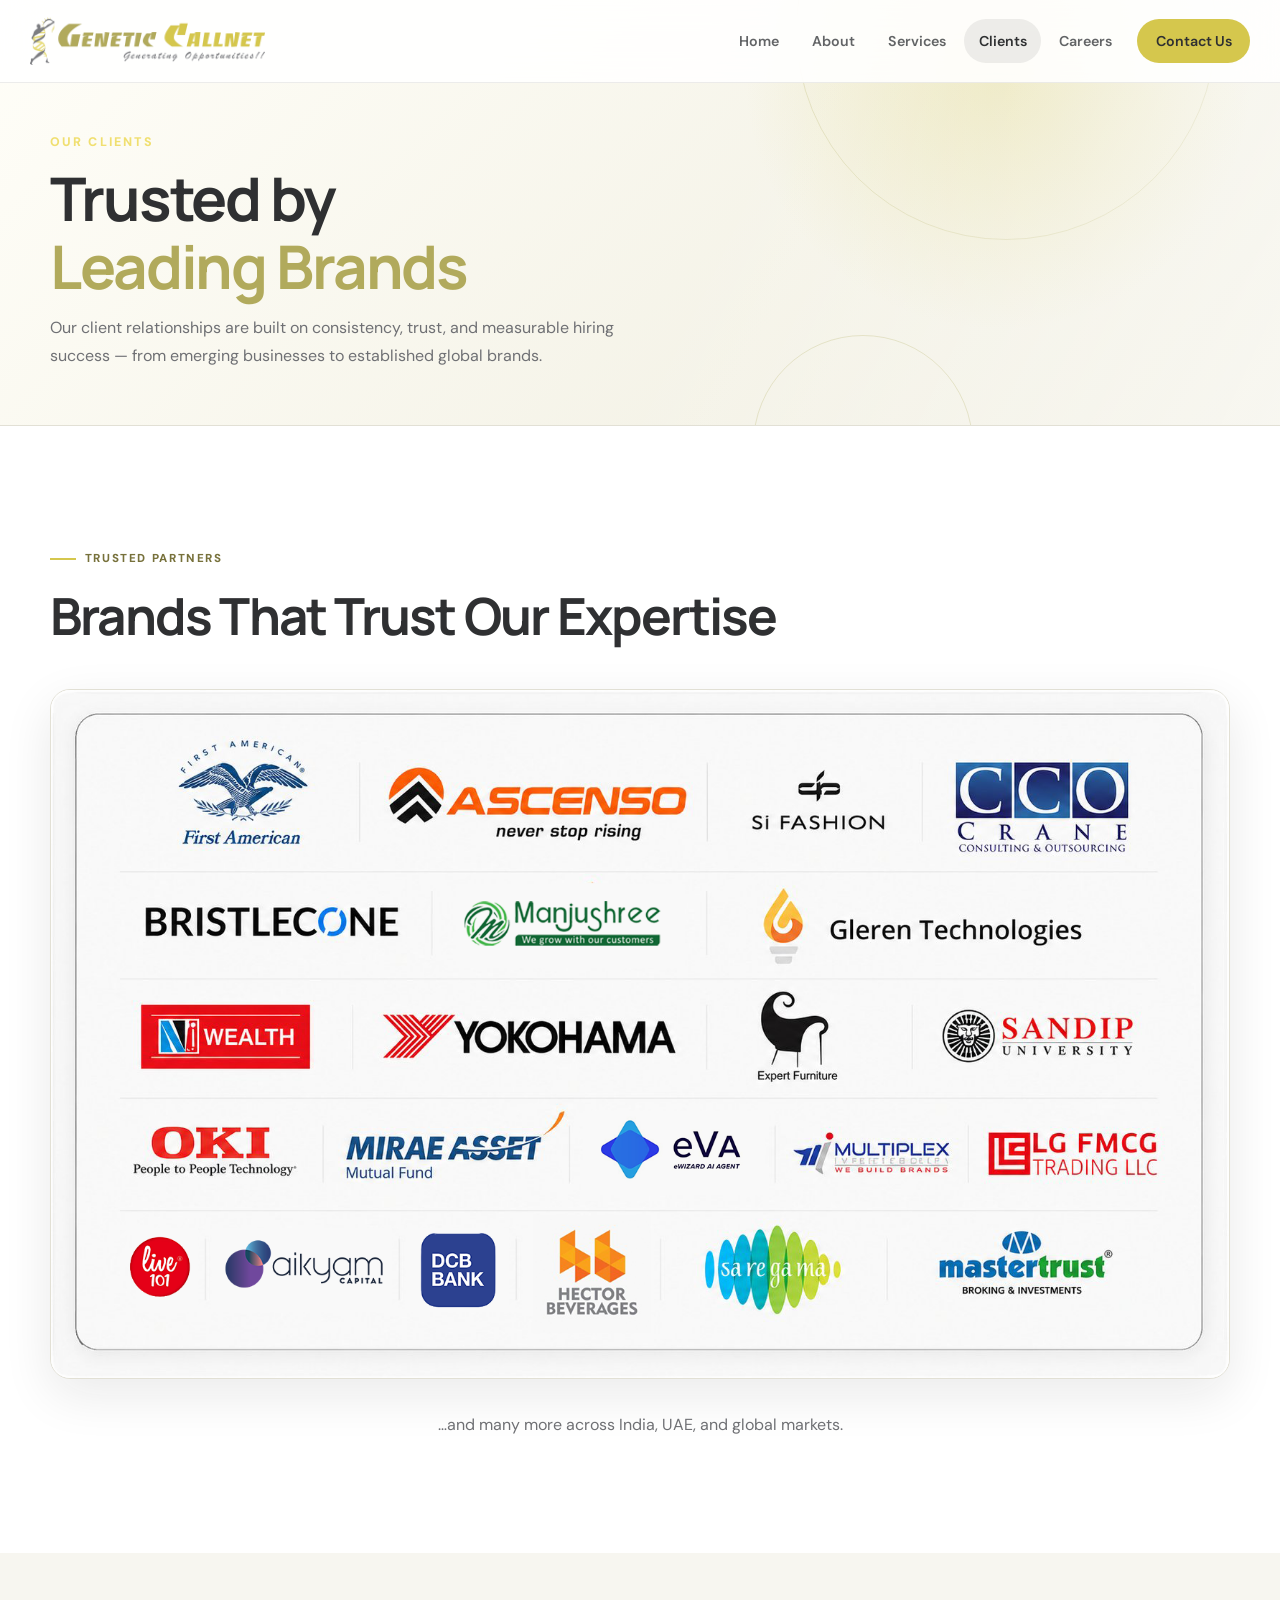
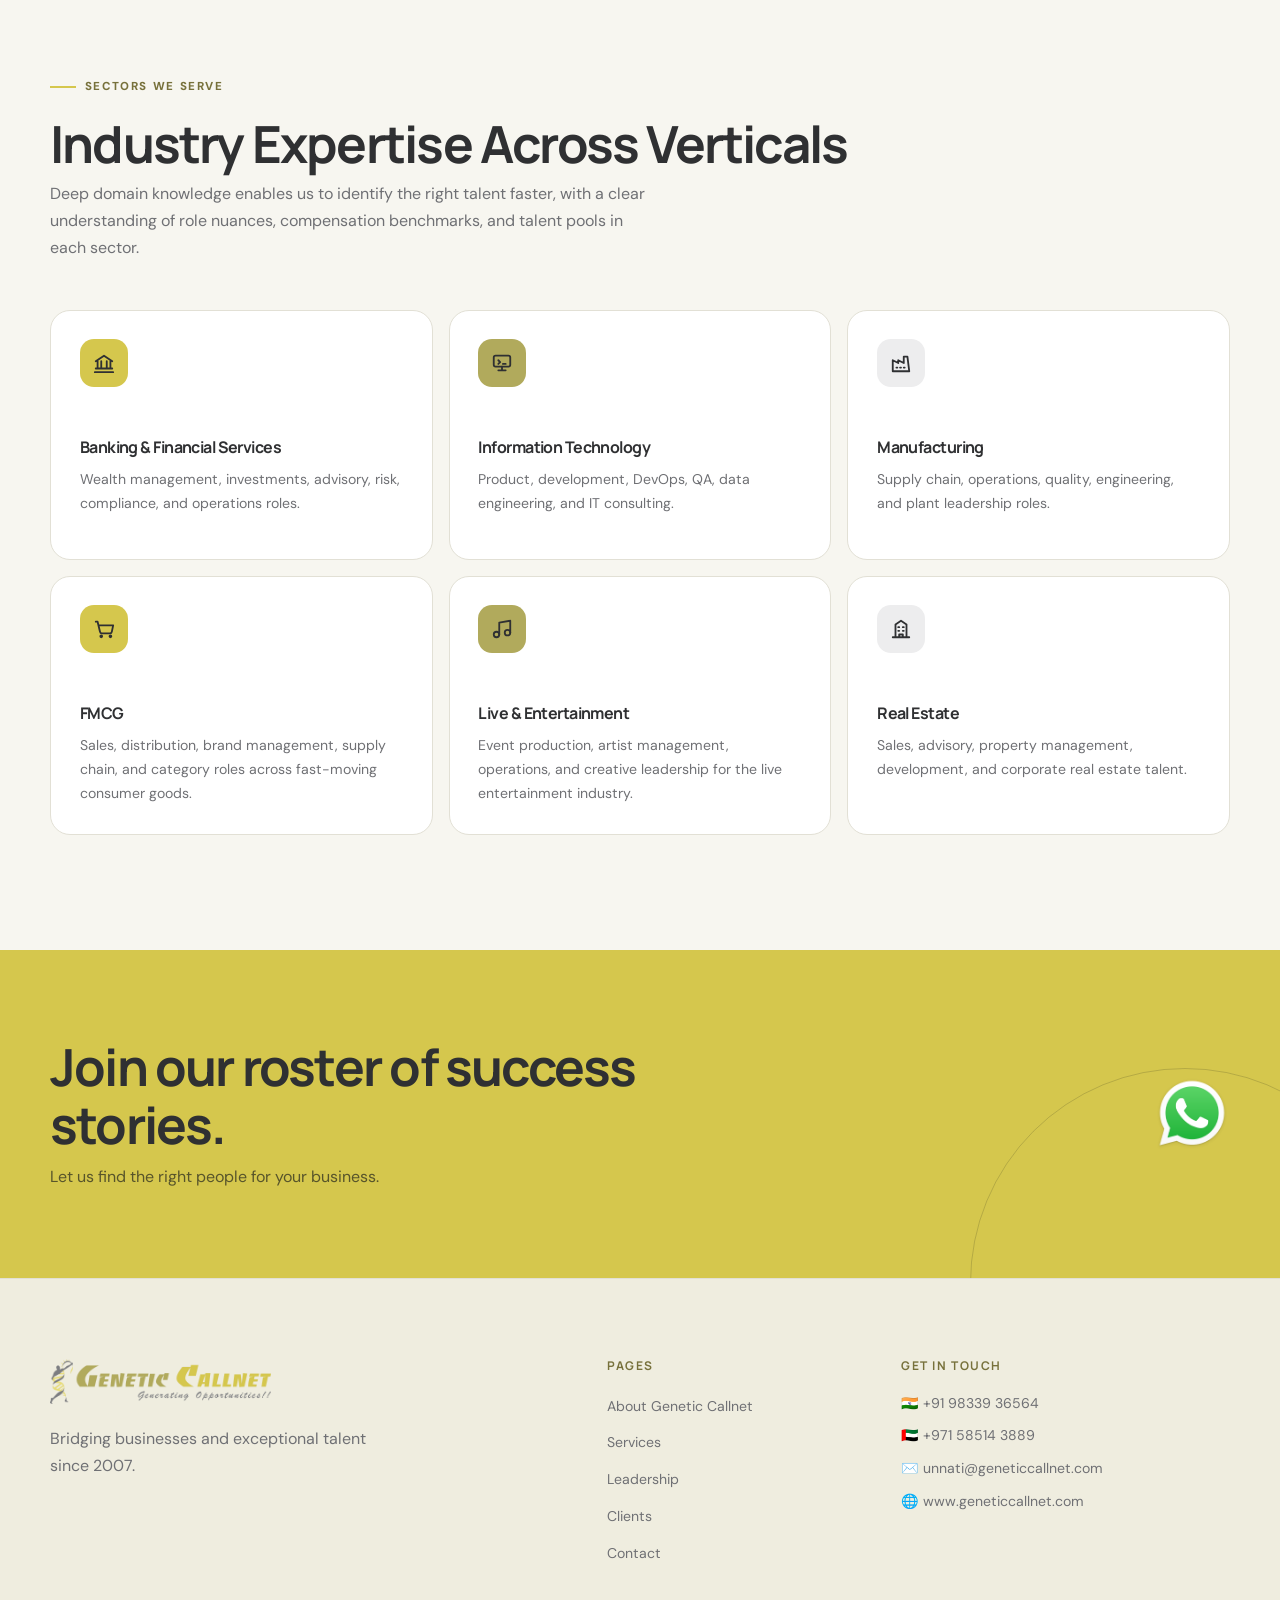
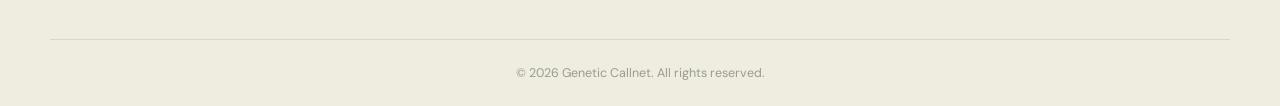
<file: clients.html>
<!DOCTYPE html>
<html lang="en">
<head>
  <meta charset="UTF-8" />
  <meta name="viewport" content="width=device-width, initial-scale=1.0" />
  <title>Clients & Industries – Genetic Callnet</title>
  <link rel="stylesheet" href="style.css" />
</head>
<body>
  <nav class="nav" id="nav">
    <div class="nav-inner">
      <a href="index.html" class="logo"><img src="GCLogo-transparent.png" alt="Genetic Callnet" class="logo-img" /></a>
      <button class="hamburger" id="hamburger" aria-label="Menu"><span></span><span></span><span></span></button>
      <ul class="nav-links" id="nav-links">
        <li><a href="index.html">Home</a></li>
        <li class="nav-item" id="about-dropdown">
          <button class="dropdown-toggle">About</button>
          <div class="dropdown-menu">
            <a href="about.html">About Genetic Callnet</a>
            <a href="leadership.html">Leadership Team</a>
          </div>
        </li>
        <li><a href="services.html">Services</a></li>
        <li><a href="clients.html" class="active">Clients</a></li>
        <li><a href="careers.html">Careers</a></li>
        <li><a href="contact.html" class="nav-cta">Contact Us</a></li>
      </ul>
    </div>
  </nav>

  <section class="page-hero">
    <div class="page-hero-bg"></div>
    <div class="container">
      <p class="hero-eyebrow">Our Clients</p>
      <h1>Trusted by<br/><em>Leading Brands</em></h1>
      <p class="hero-sub" style="max-width:580px">Our client relationships are built on consistency, trust, and measurable hiring success — from emerging businesses to established global brands.</p>
    </div>
  </section>

  <!-- BRANDS SHOWCASE -->
  <section class="section">
    <div class="container">
      <span class="tag">Trusted Partners</span>
      <h2 style="margin-bottom:2.5rem">Brands That Trust Our Expertise</h2>
      <div class="brands-logo-wrap">
        <img src="Logos.png" alt="Our Clients – First American, Ascenso, Si Fashion, Crane CCO, Bristlecone, Manjushree, Gleren Technologies, NJ Wealth, Yokohama, Expert Furniture, Sandip University, OKI, Mirae Asset, eVA, Multiplex, LG FMCG, Live 101, Aikyam Capital, DCB Bank, Hector Beverages, Saregama, Mastertrust" class="brands-logo-img" />
      </div>
      <p style="text-align:center;color:var(--text-muted);margin-top:2rem">…and many more across India, UAE, and global markets.</p>
    </div>
  </section>

  <!-- INDUSTRIES -->
  <section class="section" style="background:var(--bg-alt)">
    <div class="container">
      <span class="tag">Sectors We Serve</span>
      <h2 style="margin-bottom:0.5rem">Industry Expertise Across Verticals</h2>
      <p style="color:var(--text-muted);margin-bottom:3rem;max-width:600px">Deep domain knowledge enables us to identify the right talent faster, with a clear understanding of role nuances, compensation benchmarks, and talent pools in each sector.</p>
      <div class="industry-grid">
        <div class="industry-card">
          <span class="ind-icon">🏦</span>
          <h4>Banking &amp; Financial Services</h4>
          <p>Wealth management, investments, advisory, risk, compliance, and operations roles.</p>
        </div>
        <div class="industry-card">
          <span class="ind-icon">💻</span>
          <h4>Information Technology</h4>
          <p>Product, development, DevOps, QA, data engineering, and IT consulting.</p>
        </div>
        <div class="industry-card">
          <span class="ind-icon">🏭</span>
          <h4>Manufacturing</h4>
          <p>Supply chain, operations, quality, engineering, and plant leadership roles.</p>
        </div>
        <div class="industry-card">
          <span class="ind-icon">🛒</span>
          <h4>FMCG</h4>
          <p>Sales, distribution, brand management, supply chain, and category roles across fast-moving consumer goods.</p>
        </div>
        <div class="industry-card">
          <span class="ind-icon">🎭</span>
          <h4>Live &amp; Entertainment</h4>
          <p>Event production, artist management, operations, and creative leadership for the live entertainment industry.</p>
        </div>
        <div class="industry-card">
          <span class="ind-icon">🏢</span>
          <h4>Real Estate</h4>
          <p>Sales, advisory, property management, development, and corporate real estate talent.</p>
        </div>
      </div>
    </div>
  </section>

  <section class="cta-banner">
    <div class="container cta-inner">
      <div><h2>Join our roster of success stories.</h2><p>Let us find the right people for your business.</p></div>
      <a href="https://wa.link/q0jb32" class="whatsapp-icon-link" target="_blank" rel="noopener" aria-label="Chat on WhatsApp"><img src="WhatsApp_icon.png" alt="" /></a>
    </div>
  </section>

  <footer class="footer">
    <div class="container footer-grid">
      <div class="footer-brand"><a href="index.html" class="logo logo-light"><img src="GCLogo-transparent.png" alt="Genetic Callnet" class="logo-img logo-img--footer" /></a><p>Bridging businesses and exceptional talent since 2007.</p></div>
      <div class="footer-links"><h4>Pages</h4><ul>
        <li><a href="about.html">About Genetic Callnet</a></li><li><a href="services.html">Services</a></li>
        <li><a href="leadership.html">Leadership</a></li>
        <li><a href="clients.html">Clients</a></li>
        <li><a href="contact.html">Contact</a></li>
      </ul></div>
      <div class="footer-contact"><h4>Get in Touch</h4>
        <p>🇮🇳 +91 98339 36564</p><p>🇦🇪 +971 58514 3889</p>
        <p>✉️ unnati@geneticcallnet.com</p><p>🌐 www.geneticcallnet.com</p>
      </div>
    </div>
    <div class="footer-bottom"><p>© 2026 Genetic Callnet. All rights reserved.</p></div>
  </footer>
  <script src="main.js"></script>
</body>
</html>
</file>
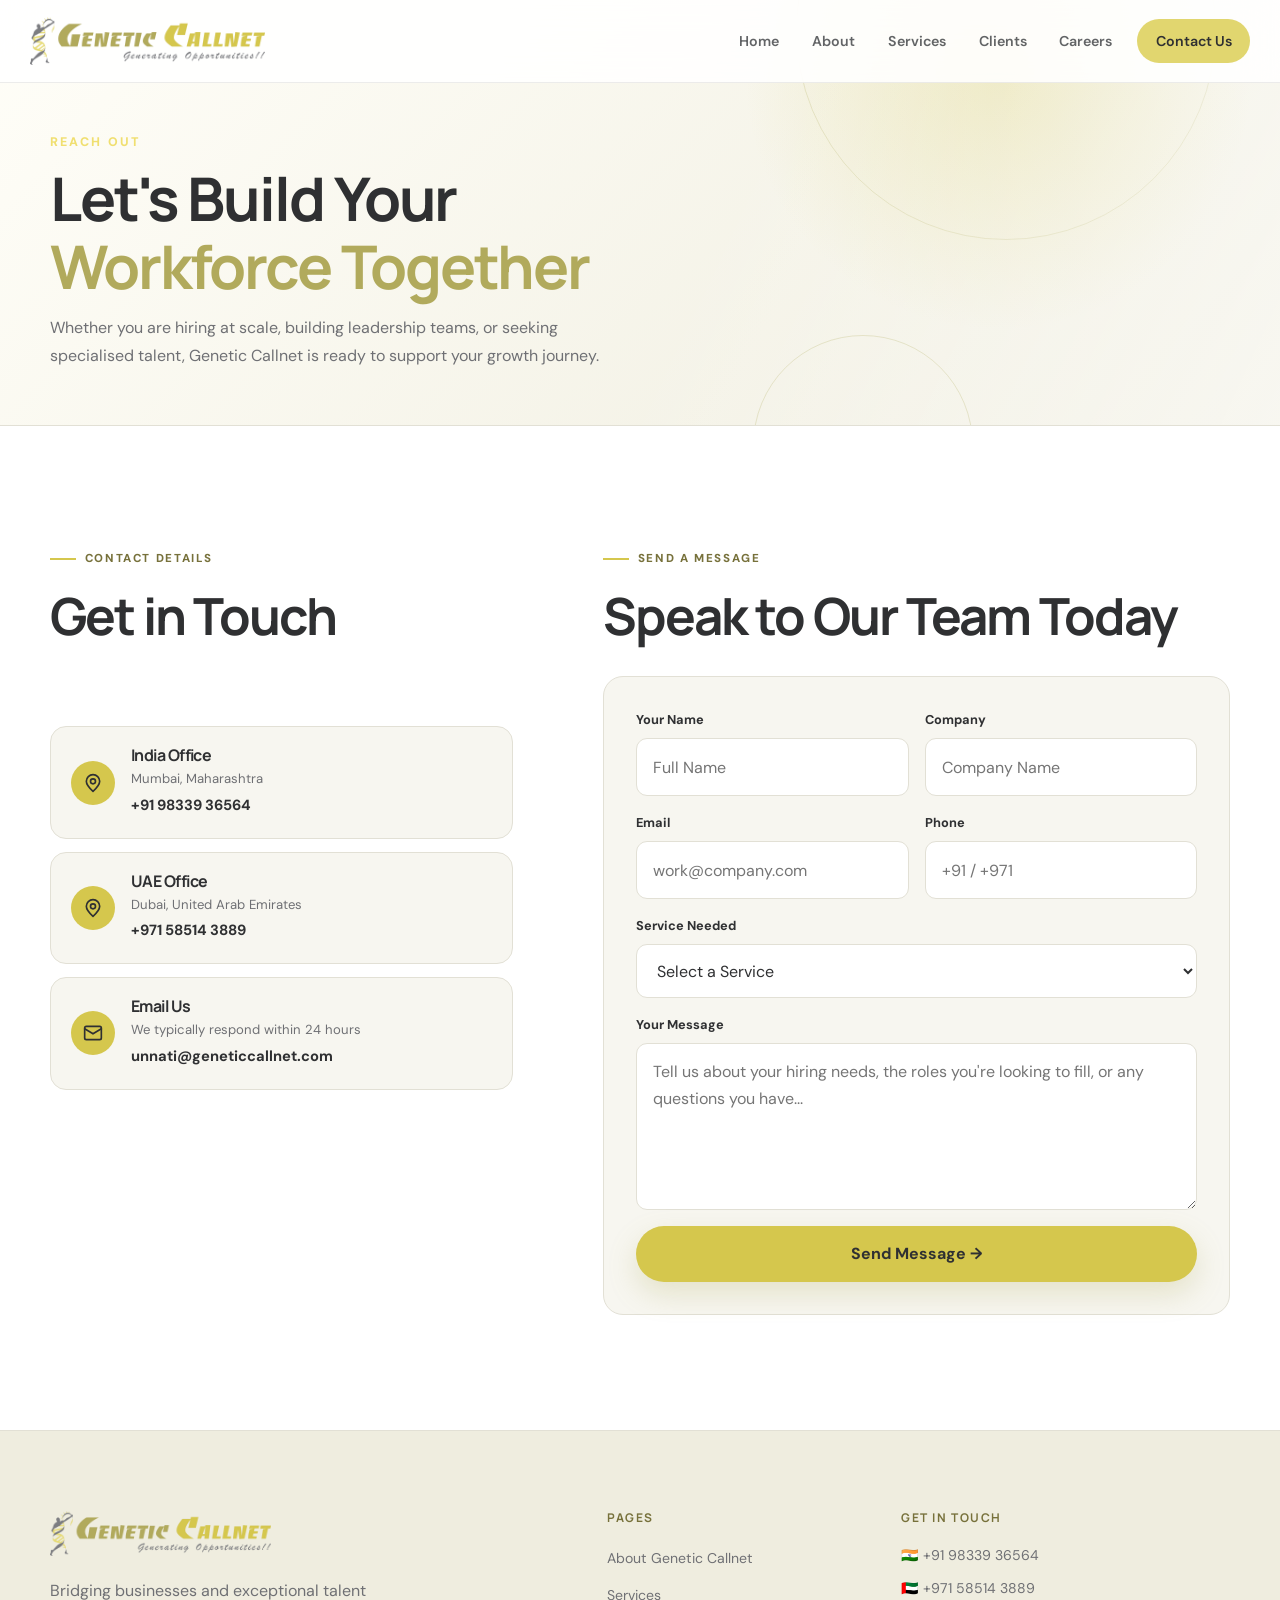
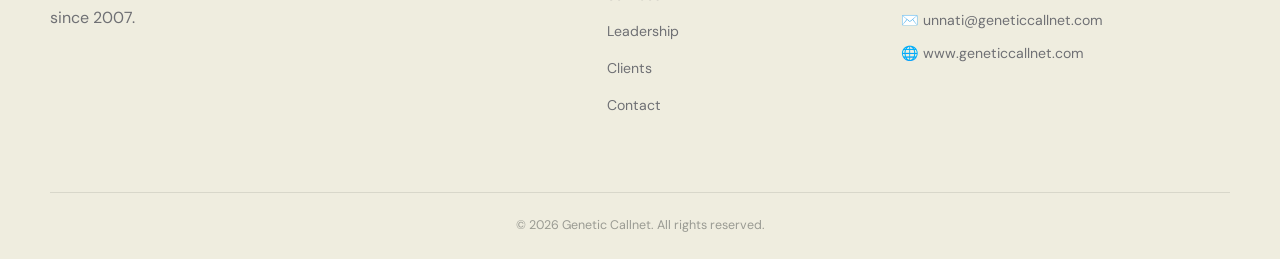
<file: contact.html>
<!DOCTYPE html>
<html lang="en">
<head>
  <meta charset="UTF-8" />
  <meta name="viewport" content="width=device-width, initial-scale=1.0" />
  <title>Contact – Genetic Callnet</title>
  <link rel="stylesheet" href="style.css" />
</head>
<body>
  <nav class="nav" id="nav">
    <div class="nav-inner">
      <a href="index.html" class="logo"><img src="GCLogo-transparent.png" alt="Genetic Callnet" class="logo-img" /></a>
      <button class="hamburger" id="hamburger" aria-label="Menu"><span></span><span></span><span></span></button>
      <ul class="nav-links" id="nav-links">
        <li><a href="index.html">Home</a></li>
        <li class="nav-item" id="about-dropdown">
          <button class="dropdown-toggle">About</button>
          <div class="dropdown-menu">
            <a href="about.html">About Genetic Callnet</a>
            <a href="leadership.html">Leadership Team</a>
          </div>
        </li>
        <li><a href="services.html">Services</a></li>
        <li><a href="clients.html">Clients</a></li>
        <li><a href="careers.html">Careers</a></li>
        <li><a href="contact.html" class="nav-cta active">Contact Us</a></li>
      </ul>
    </div>
  </nav>

  <section class="page-hero">
    <div class="page-hero-bg"></div>
    <div class="container">
      <p class="hero-eyebrow">Reach Out</p>
      <h1>Let's Build Your<br/><em>Workforce Together</em></h1>
      <p class="hero-sub" style="max-width:560px">Whether you are hiring at scale, building leadership teams, or seeking specialised talent, Genetic Callnet is ready to support your growth journey.</p>
    </div>
  </section>

  <section class="section">
    <div class="container contact-layout">

      <div class="contact-info-col">
        <span class="tag">Contact Details</span>
        <h2>Get in Touch</h2>

        <div class="contact-cards">
          <div class="contact-card">
            <div class="contact-card-icon">🇮🇳</div>
            <div>
              <h4>India Office</h4>
              <p>Mumbai, Maharashtra</p>
              <a href="tel:+919833936564" class="contact-link">+91 98339 36564</a>
            </div>
          </div>

          <div class="contact-card">
            <div class="contact-card-icon">🇦🇪</div>
            <div>
              <h4>UAE Office</h4>
              <p>Dubai, United Arab Emirates</p>
              <a href="tel:+971585143889" class="contact-link">+971 58514 3889</a>
            </div>
          </div>

          <div class="contact-card">
            <div class="contact-card-icon">✉️</div>
            <div>
              <h4>Email Us</h4>
              <p>We typically respond within 24 hours</p>
              <a href="mailto:unnati@geneticcallnet.com" class="contact-link">unnati@geneticcallnet.com</a>
            </div>
          </div>

        </div>
      </div>

      <div class="contact-form-col">
        <span class="tag">Send a Message</span>
        <h2>Speak to Our Team Today</h2>
        <div class="contact-form">
          <div class="form-row">
            <div class="form-group">
              <label>Your Name</label>
              <input type="text" id="contact-name" placeholder="Full Name" required />
            </div>
            <div class="form-group">
              <label>Company</label>
              <input type="text" id="contact-company" placeholder="Company Name" />
            </div>
          </div>
          <div class="form-row">
            <div class="form-group">
              <label>Email</label>
              <input type="email" id="contact-email" placeholder="work@company.com" required />
            </div>
            <div class="form-group">
              <label>Phone</label>
              <input type="tel" id="contact-phone" placeholder="+91 / +971" required />
            </div>
          </div>
          <div class="form-group">
            <label>Service Needed</label>
            <select id="contact-service" required>
              <option value="">Select a Service</option>
              <option>Permanent Recruitment</option>
              <option>RPO</option>
              <option>Resource Augmentation</option>
              <option>Executive Search</option>
              <option>Global Recruitment</option>
              <option>Recruitment Research Advisory</option>
              <option>Training & Development</option>
              <option>Background Verification</option>
              <option>Other</option>
            </select>
          </div>
          <div class="form-group">
            <label>Your Message</label>
            <textarea id="contact-message" placeholder="Tell us about your hiring needs, the roles you're looking to fill, or any questions you have..." rows="5" required></textarea>
          </div>
          <button class="btn btn-primary btn-full" onclick="handleFormSubmit(this)">Send Message →</button>
          <p id="form-success" style="display:none;color:#b89400;margin-top:1rem;font-weight:500">✅ Thank you! We'll be in touch shortly.</p>
        </div>
      </div>

    </div>
  </section>

  <footer class="footer">
    <div class="container footer-grid">
      <div class="footer-brand"><a href="index.html" class="logo logo-light"><img src="GCLogo-transparent.png" alt="Genetic Callnet" class="logo-img logo-img--footer" /></a><p>Bridging businesses and exceptional talent since 2007.</p></div>
      <div class="footer-links"><h4>Pages</h4><ul>
        <li><a href="about.html">About Genetic Callnet</a></li><li><a href="services.html">Services</a></li>
        <li><a href="leadership.html">Leadership</a></li>
        <li><a href="clients.html">Clients</a></li>
        <li><a href="contact.html">Contact</a></li>
      </ul></div>
      <div class="footer-contact"><h4>Get in Touch</h4>
        <p>🇮🇳 +91 98339 36564</p><p>🇦🇪 +971 58514 3889</p>
        <p>✉️ unnati@geneticcallnet.com</p><p>🌐 www.geneticcallnet.com</p>
      </div>
    </div>
    <div class="footer-bottom"><p>© 2026 Genetic Callnet. All rights reserved.</p></div>
  </footer>
  <script src="main.js"></script>
</body>
</html>
</file>
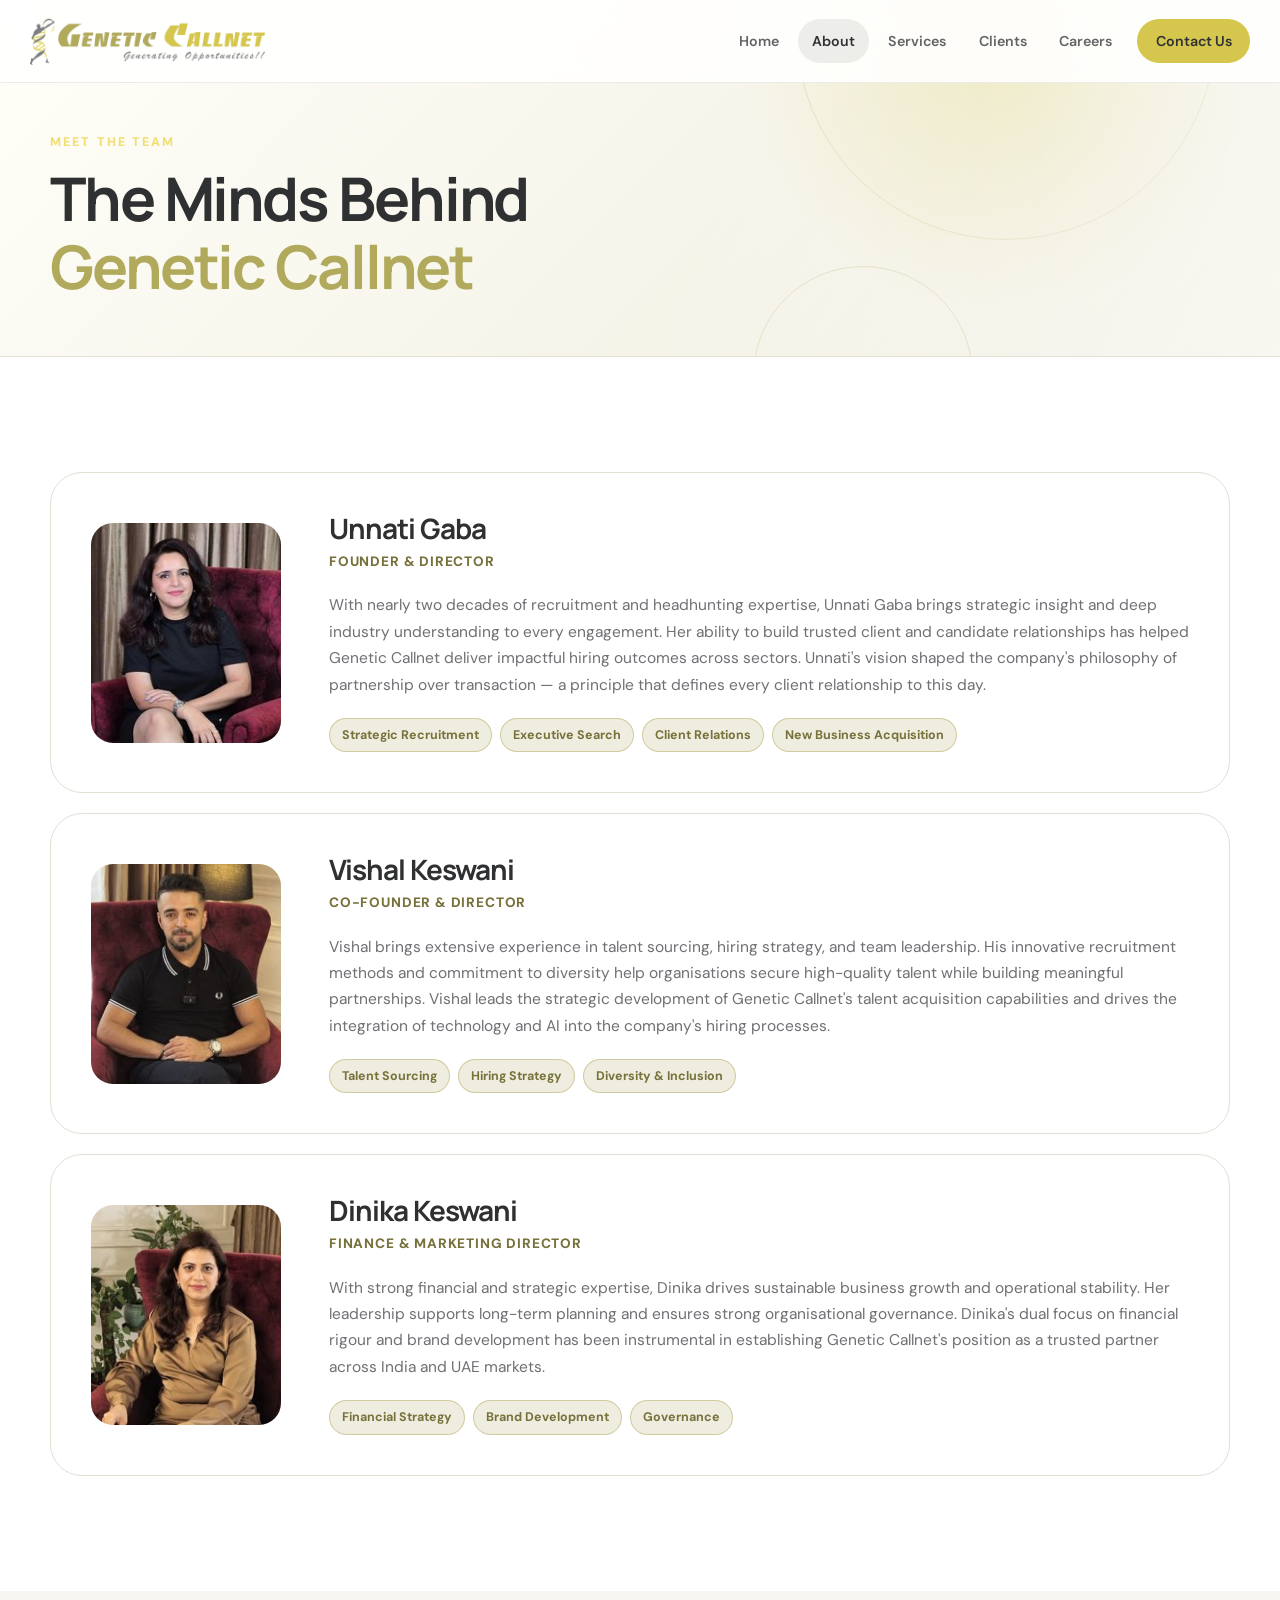
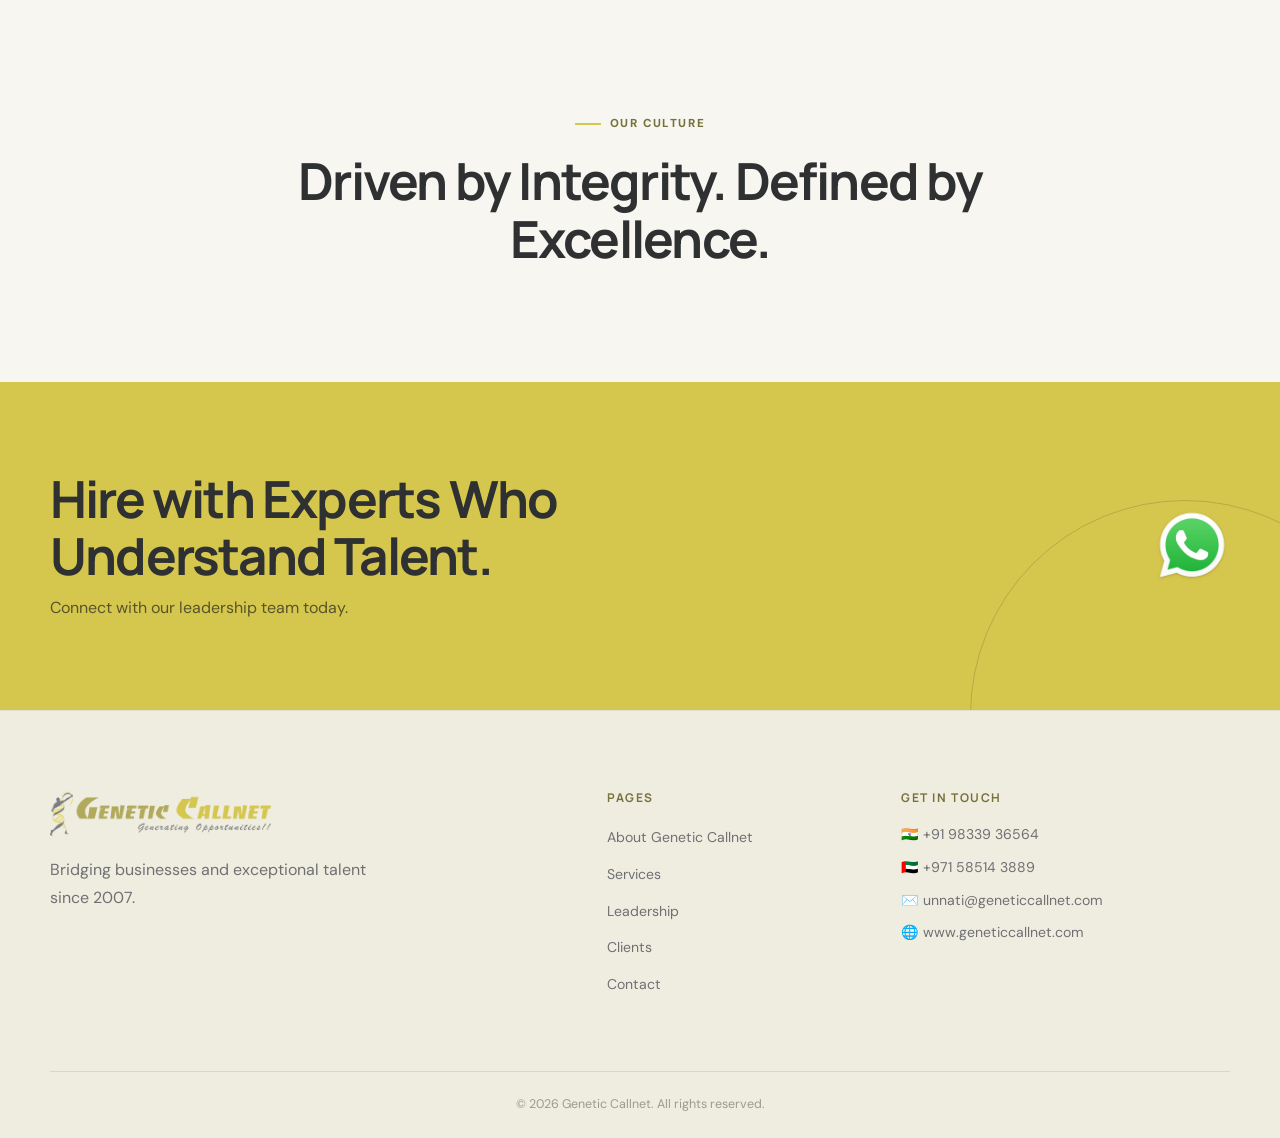
<file: leadership.html>
<!DOCTYPE html>
<html lang="en">
<head>
  <meta charset="UTF-8" />
  <meta name="viewport" content="width=device-width, initial-scale=1.0" />
  <title>Leadership – Genetic Callnet</title>
  <link rel="stylesheet" href="style.css" />
</head>
<body>
  <nav class="nav" id="nav">
    <div class="nav-inner">
      <a href="index.html" class="logo"><img src="GCLogo-transparent.png" alt="Genetic Callnet" class="logo-img" /></a>
      <button class="hamburger" id="hamburger" aria-label="Menu"><span></span><span></span><span></span></button>
      <ul class="nav-links" id="nav-links">
        <li><a href="index.html">Home</a></li>
        <li class="nav-item" id="about-dropdown">
          <button class="dropdown-toggle active">About</button>
          <div class="dropdown-menu">
            <a href="about.html">About Genetic Callnet</a>
            <a href="leadership.html" class="active">Leadership Team</a>
          </div>
        </li>
        <li><a href="services.html">Services</a></li>
        <li><a href="clients.html">Clients</a></li>
        <li><a href="careers.html">Careers</a></li>
        <li><a href="contact.html" class="nav-cta">Contact Us</a></li>
      </ul>
    </div>
  </nav>

  <section class="page-hero">
    <div class="page-hero-bg"></div>
    <div class="container">
      <p class="hero-eyebrow">Meet the Team</p>
      <h1>The Minds Behind<br/><em>Genetic Callnet</em></h1>
    </div>
  </section>

  <section class="section">
    <div class="container">
      <div class="leaders-grid">

        <div class="leader-card leader-featured">
          <div class="leader-avatar leader-avatar--photo">
            <img src="unnati-gaba.png" alt="Unnati Gaba" />
          </div>
          <div class="leader-info">
            <h3>Unnati Gaba</h3>
            <p class="leader-title">Founder &amp; Director</p>
            <p class="leader-bio">With nearly two decades of recruitment and headhunting expertise, Unnati Gaba brings strategic insight and deep industry understanding to every engagement. Her ability to build trusted client and candidate relationships has helped Genetic Callnet deliver impactful hiring outcomes across sectors. Unnati's vision shaped the company's philosophy of partnership over transaction — a principle that defines every client relationship to this day.</p>
            <div class="leader-expertise">
              <span>Strategic Recruitment</span>
              <span>Executive Search</span>
              <span>Client Relations</span>
              <span>New Business Acquisition</span>
            </div>
          </div>
        </div>

        <div class="leader-card leader-featured">
          <div class="leader-avatar leader-avatar--photo">
            <img src="vishal-keswani.png" alt="Vishal Keswani" />
          </div>
          <div class="leader-info">
            <h3>Vishal Keswani</h3>
            <p class="leader-title">Co-Founder &amp; Director</p>
            <p class="leader-bio">Vishal brings extensive experience in talent sourcing, hiring strategy, and team leadership. His innovative recruitment methods and commitment to diversity help organisations secure high-quality talent while building meaningful partnerships. Vishal leads the strategic development of Genetic Callnet's talent acquisition capabilities and drives the integration of technology and AI into the company's hiring processes.</p>
            <div class="leader-expertise">
              <span>Talent Sourcing</span>
              <span>Hiring Strategy</span>
              <span>Diversity & Inclusion</span>
            </div>
          </div>
        </div>

        <div class="leader-card leader-featured">
          <div class="leader-avatar leader-avatar--photo">
            <img src="dinika-keswani.png" alt="Dinika Keswani" />
          </div>
          <div class="leader-info">
            <h3>Dinika Keswani</h3>
            <p class="leader-title">Finance &amp; Marketing Director</p>
            <p class="leader-bio">With strong financial and strategic expertise, Dinika drives sustainable business growth and operational stability. Her leadership supports long-term planning and ensures strong organisational governance. Dinika's dual focus on financial rigour and brand development has been instrumental in establishing Genetic Callnet's position as a trusted partner across India and UAE markets.</p>
            <div class="leader-expertise">
              <span>Financial Strategy</span>
              <span>Brand Development</span>
              <span>Governance</span>
            </div>
          </div>
        </div>

      </div>
    </div>
  </section>

  <section class="section" style="background:var(--bg-alt)">
    <div class="container" style="text-align:center;max-width:700px">
      <span class="tag">Our Culture</span>
      <h2>Driven by Integrity. Defined by Excellence.</h2>
    </div>
  </section>

  <section class="cta-banner">
    <div class="container cta-inner">
      <div><h2>Hire with Experts Who Understand Talent.</h2><p>Connect with our leadership team today.</p></div>
      <a href="https://wa.link/q0jb32" class="whatsapp-icon-link" target="_blank" rel="noopener" aria-label="Chat on WhatsApp"><img src="WhatsApp_icon.png" alt="" /></a>
    </div>
  </section>

  <footer class="footer">
    <div class="container footer-grid">
      <div class="footer-brand"><a href="index.html" class="logo logo-light"><img src="GCLogo-transparent.png" alt="Genetic Callnet" class="logo-img logo-img--footer" /></a><p>Bridging businesses and exceptional talent since 2007.</p></div>
      <div class="footer-links"><h4>Pages</h4><ul>
        <li><a href="about.html">About Genetic Callnet</a></li><li><a href="services.html">Services</a></li>
        <li><a href="leadership.html">Leadership</a></li>
        <li><a href="clients.html">Clients</a></li>
        <li><a href="contact.html">Contact</a></li>
      </ul></div>
      <div class="footer-contact"><h4>Get in Touch</h4>
        <p>🇮🇳 +91 98339 36564</p><p>🇦🇪 +971 58514 3889</p>
        <p>✉️ unnati@geneticcallnet.com</p><p>🌐 www.geneticcallnet.com</p>
      </div>
    </div>
    <div class="footer-bottom"><p>© 2026 Genetic Callnet. All rights reserved.</p></div>
  </footer>
  <script src="main.js"></script>
</body>
</html>
</file>
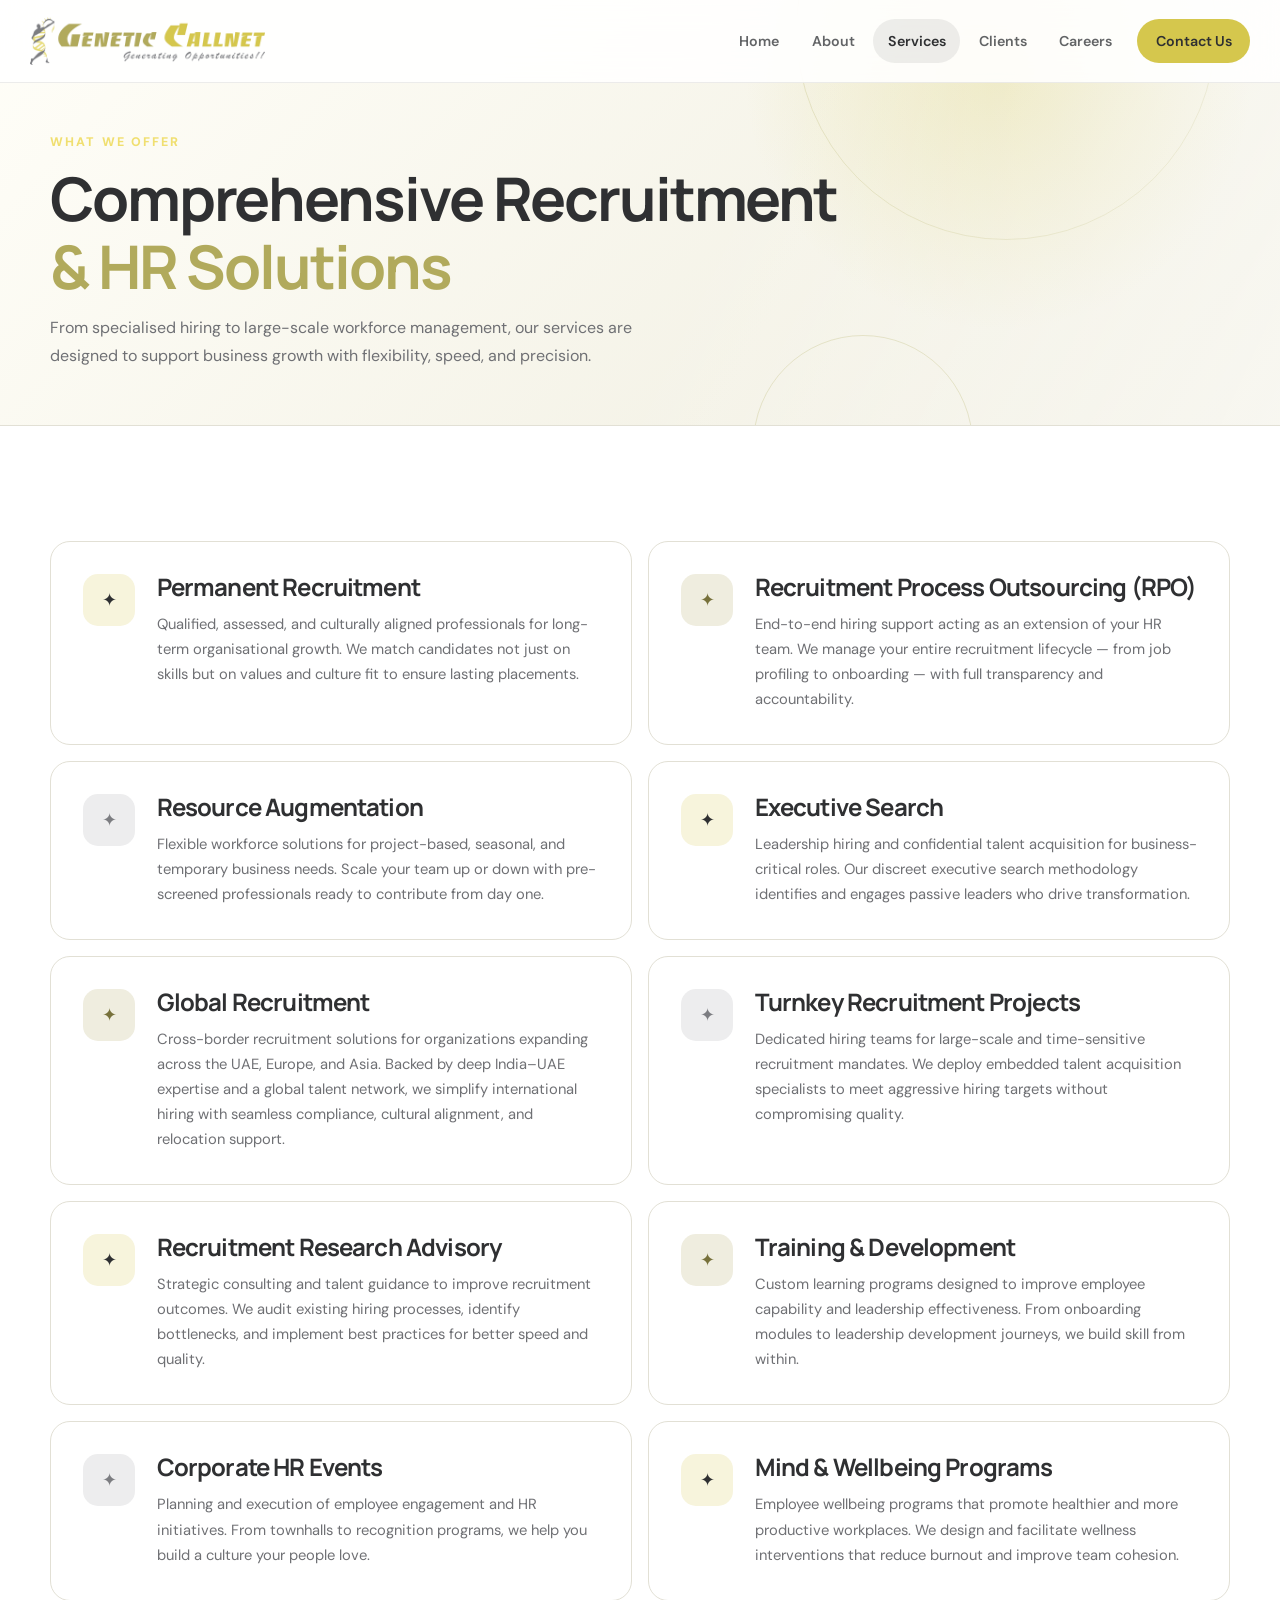
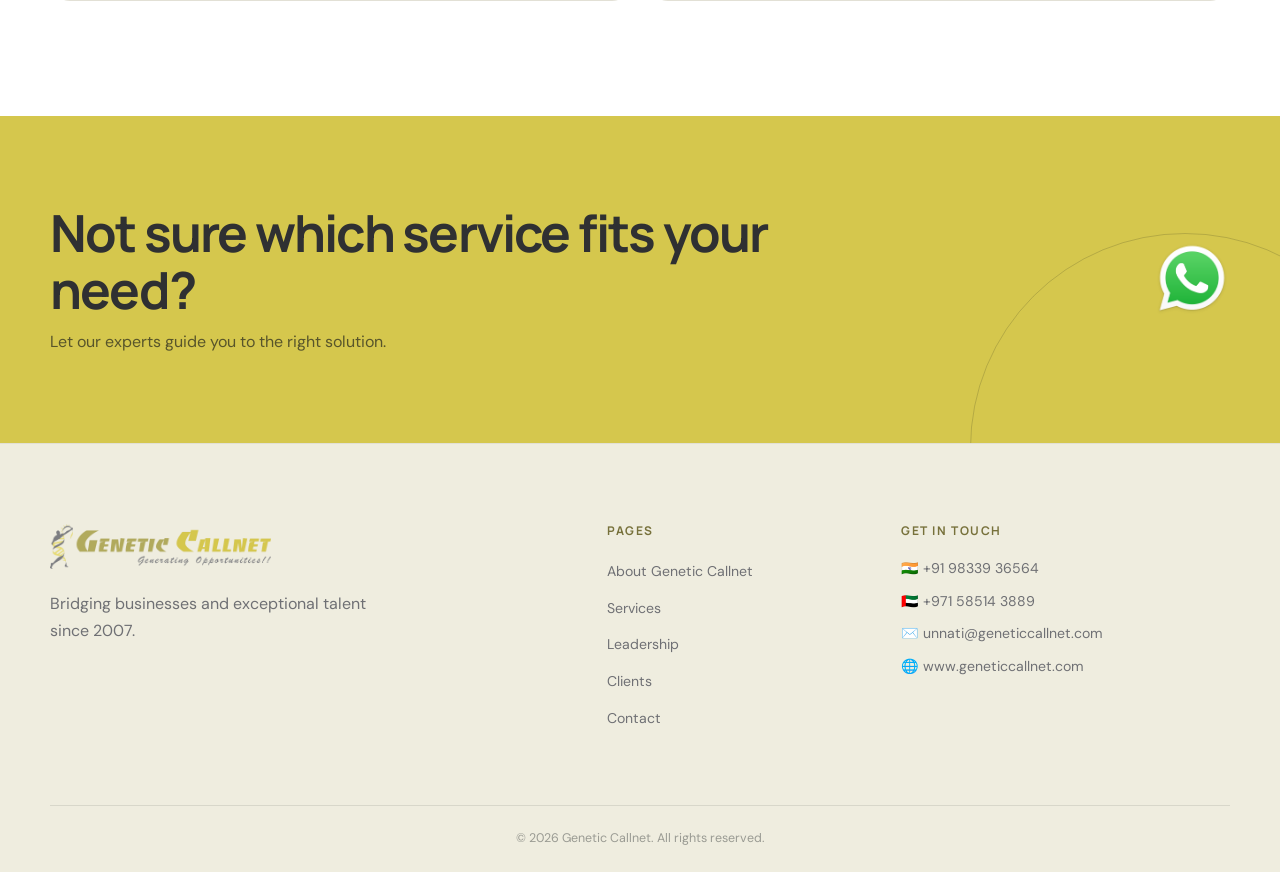
<file: services.html>
<!DOCTYPE html>
<html lang="en">
<head>
  <meta charset="UTF-8" />
  <meta name="viewport" content="width=device-width, initial-scale=1.0" />
  <title>Services – Genetic Callnet</title>
  <link rel="stylesheet" href="style.css" />
</head>
<body>
  <nav class="nav" id="nav">
    <div class="nav-inner">
      <a href="index.html" class="logo"><img src="GCLogo-transparent.png" alt="Genetic Callnet" class="logo-img" /></a>
      <button class="hamburger" id="hamburger" aria-label="Menu"><span></span><span></span><span></span></button>
      <ul class="nav-links" id="nav-links">
        <li><a href="index.html">Home</a></li>
        <li class="nav-item" id="about-dropdown">
          <button class="dropdown-toggle">About</button>
          <div class="dropdown-menu">
            <a href="about.html">About Genetic Callnet</a>
            <a href="leadership.html">Leadership Team</a>
          </div>
        </li>
        <li><a href="services.html" class="active">Services</a></li>
        <li><a href="clients.html">Clients</a></li>
        <li><a href="careers.html">Careers</a></li>
        <li><a href="contact.html" class="nav-cta">Contact Us</a></li>
      </ul>
    </div>
  </nav>

  <section class="page-hero">
    <div class="page-hero-bg"></div>
    <div class="container">
      <p class="hero-eyebrow">What We Offer</p>
      <h1>Comprehensive Recruitment<br/><em>&amp; HR Solutions</em></h1>
      <p class="hero-sub" style="max-width:600px">From specialised hiring to large-scale workforce management, our services are designed to support business growth with flexibility, speed, and precision.</p>
    </div>
  </section>

  <section class="section">
    <div class="container">
      <div class="services-full-grid">

        <div class="svc-full-card" id="permanent-recruitment">
          <div class="svc-icon-box">👔</div>
          <div class="svc-content">
            <h3>Permanent Recruitment</h3>
            <p>Qualified, assessed, and culturally aligned professionals for long-term organisational growth. We match candidates not just on skills but on values and culture fit to ensure lasting placements.</p>
          </div>
        </div>

        <div class="svc-full-card" id="rpo">
          <div class="svc-icon-box">🔄</div>
          <div class="svc-content">
            <h3>Recruitment Process Outsourcing (RPO)</h3>
            <p>End-to-end hiring support acting as an extension of your HR team. We manage your entire recruitment lifecycle — from job profiling to onboarding — with full transparency and accountability.</p>
          </div>
        </div>

        <div class="svc-full-card" id="resource-augmentation">
          <div class="svc-icon-box">⏱️</div>
          <div class="svc-content">
            <h3>Resource Augmentation</h3>
            <p>Flexible workforce solutions for project-based, seasonal, and temporary business needs. Scale your team up or down with pre-screened professionals ready to contribute from day one.</p>
          </div>
        </div>

        <div class="svc-full-card" id="executive-search">
          <div class="svc-icon-box">🏆</div>
          <div class="svc-content">
            <h3>Executive Search</h3>
            <p>Leadership hiring and confidential talent acquisition for business-critical roles. Our discreet executive search methodology identifies and engages passive leaders who drive transformation.</p>
          </div>
        </div>

        <div class="svc-full-card" id="global-recruitment">
          <div class="svc-icon-box">✈️</div>
          <div class="svc-content">
            <h3>Global Recruitment</h3>
            <p>Cross-border recruitment solutions for organizations expanding across the UAE, Europe, and Asia. Backed by deep India–UAE expertise and a global talent network, we simplify international hiring with seamless compliance, cultural alignment, and relocation support.</p>
          </div>
        </div>

        <div class="svc-full-card" id="turnkey-recruitment-projects">
          <div class="svc-icon-box">🚀</div>
          <div class="svc-content">
            <h3>Turnkey Recruitment Projects</h3>
            <p>Dedicated hiring teams for large-scale and time-sensitive recruitment mandates. We deploy embedded talent acquisition specialists to meet aggressive hiring targets without compromising quality.</p>
          </div>
        </div>

        <div class="svc-full-card" id="recruitment-research-advisory">
          <div class="svc-icon-box">💡</div>
          <div class="svc-content">
            <h3>Recruitment Research Advisory</h3>
            <p>Strategic consulting and talent guidance to improve recruitment outcomes. We audit existing hiring processes, identify bottlenecks, and implement best practices for better speed and quality.</p>
          </div>
        </div>

        <div class="svc-full-card" id="training-development">
          <div class="svc-icon-box">📚</div>
          <div class="svc-content">
            <h3>Training &amp; Development</h3>
            <p>Custom learning programs designed to improve employee capability and leadership effectiveness. From onboarding modules to leadership development journeys, we build skill from within.</p>
          </div>
        </div>

        <div class="svc-full-card" id="corporate-hr-events">
          <div class="svc-icon-box">🎉</div>
          <div class="svc-content">
            <h3>Corporate HR Events</h3>
            <p>Planning and execution of employee engagement and HR initiatives. From townhalls to recognition programs, we help you build a culture your people love.</p>
          </div>
        </div>

        <div class="svc-full-card" id="mental-wellness-programs">
          <div class="svc-icon-box">🧠</div>
          <div class="svc-content">
            <h3>Mind &amp; Wellbeing Programs</h3>
            <p>Employee wellbeing programs that promote healthier and more productive workplaces. We design and facilitate wellness interventions that reduce burnout and improve team cohesion.</p>
          </div>
        </div>

      </div>
    </div>
  </section>

  <section class="cta-banner">
    <div class="container cta-inner">
      <div><h2>Not sure which service fits your need?</h2><p>Let our experts guide you to the right solution.</p></div>
      <a href="https://wa.link/q0jb32" class="whatsapp-icon-link" target="_blank" rel="noopener" aria-label="Chat on WhatsApp"><img src="WhatsApp_icon.png" alt="" /></a>
    </div>
  </section>

  <footer class="footer">
    <div class="container footer-grid">
      <div class="footer-brand"><a href="index.html" class="logo logo-light"><img src="GCLogo-transparent.png" alt="Genetic Callnet" class="logo-img logo-img--footer" /></a><p>Bridging businesses and exceptional talent since 2007.</p></div>
      <div class="footer-links"><h4>Pages</h4><ul>
        <li><a href="about.html">About Genetic Callnet</a></li><li><a href="services.html">Services</a></li>
        <li><a href="leadership.html">Leadership</a></li>
        <li><a href="clients.html">Clients</a></li>
        <li><a href="contact.html">Contact</a></li>
      </ul></div>
      <div class="footer-contact"><h4>Get in Touch</h4>
        <p>🇮🇳 +91 98339 36564</p><p>🇦🇪 +971 58514 3889</p>
        <p>✉️ unnati@geneticcallnet.com</p><p>🌐 www.geneticcallnet.com</p>
      </div>
    </div>
    <div class="footer-bottom"><p>© 2026 Genetic Callnet. All rights reserved.</p></div>
  </footer>
  <script src="main.js"></script>
</body>
</html>
</file>
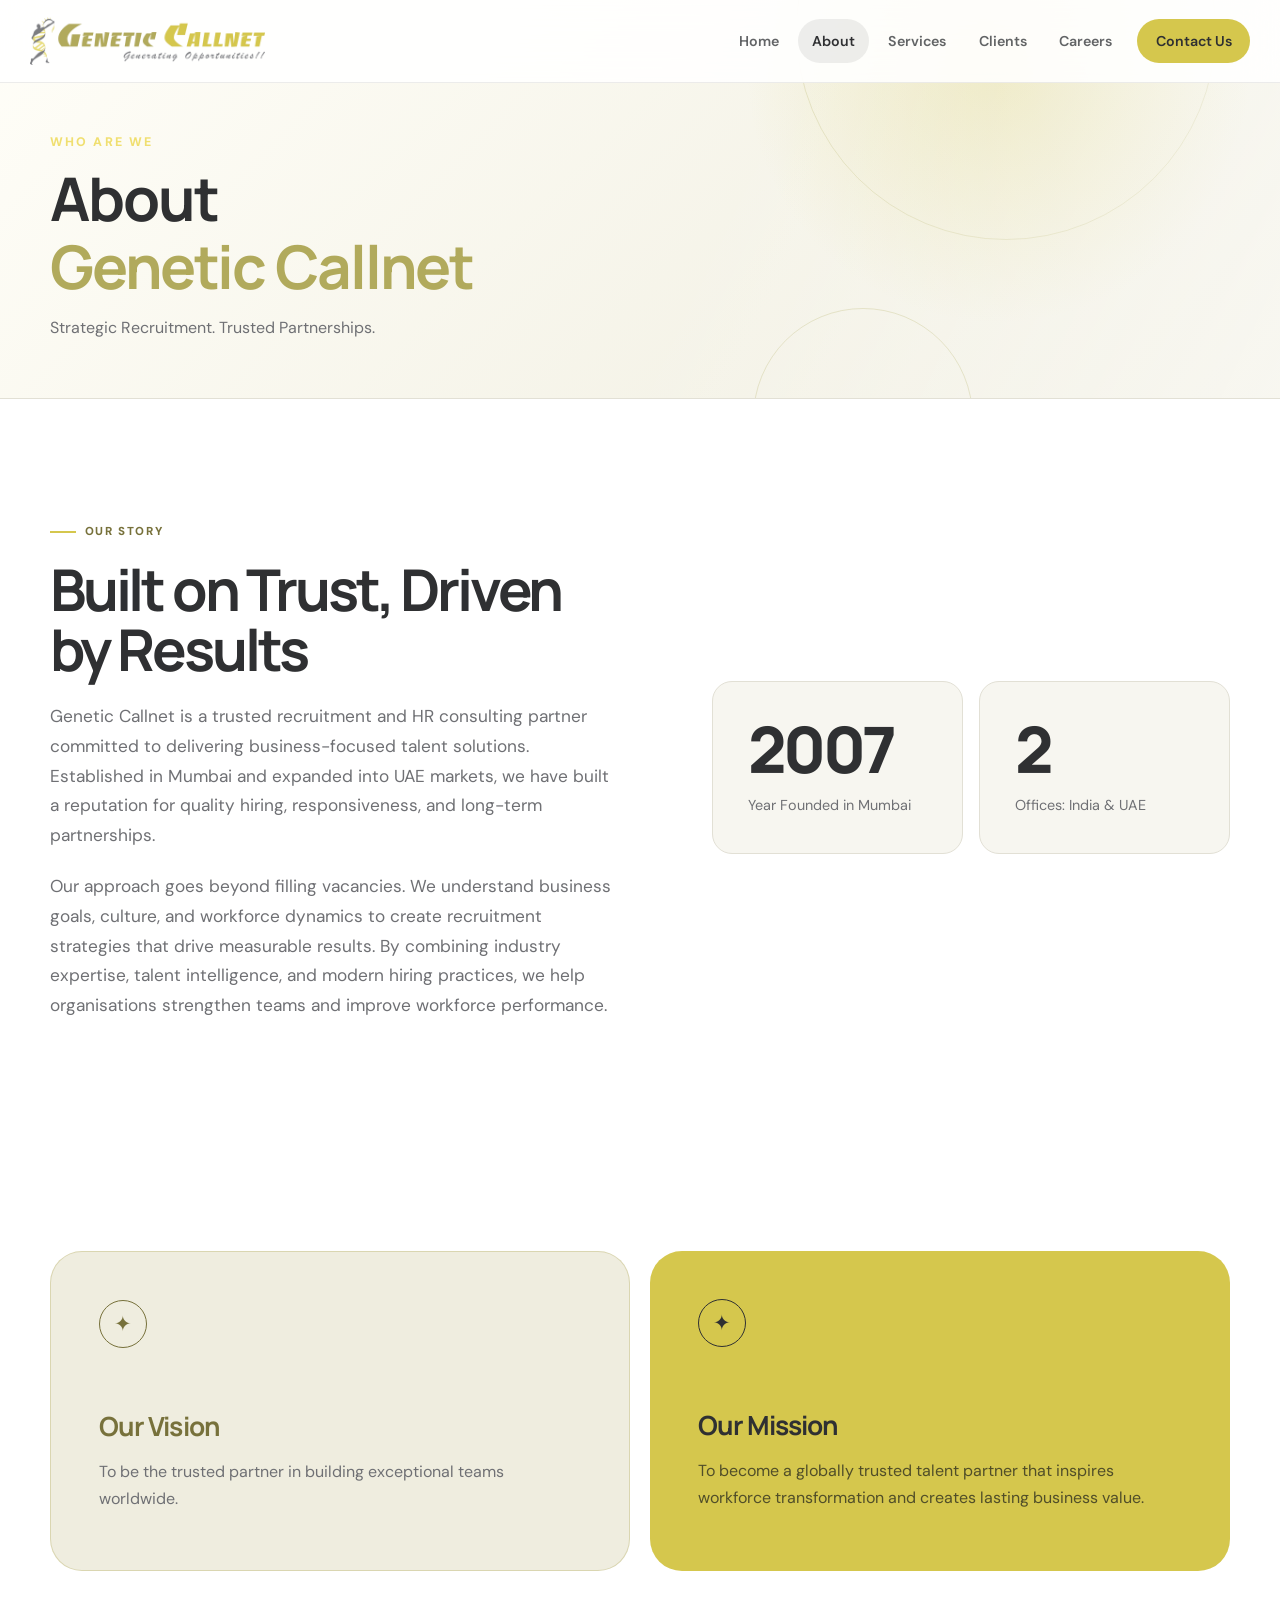
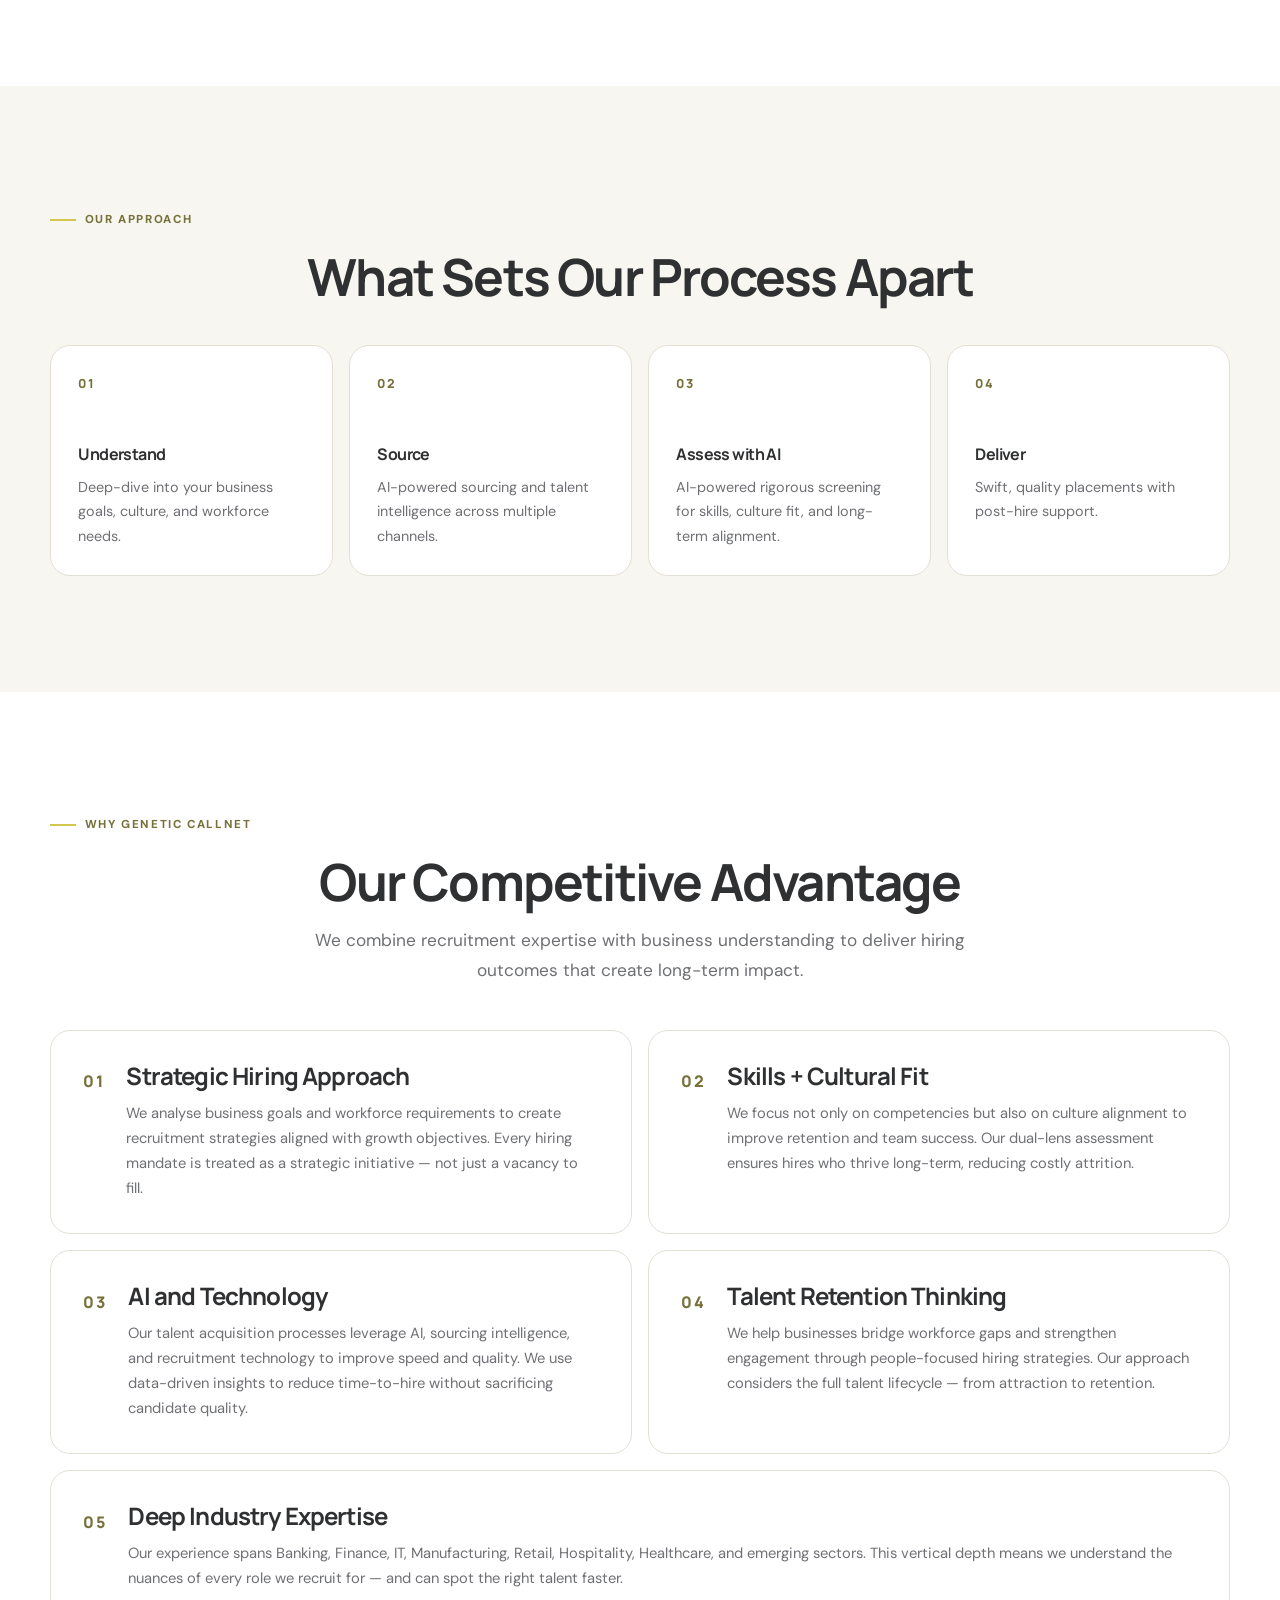
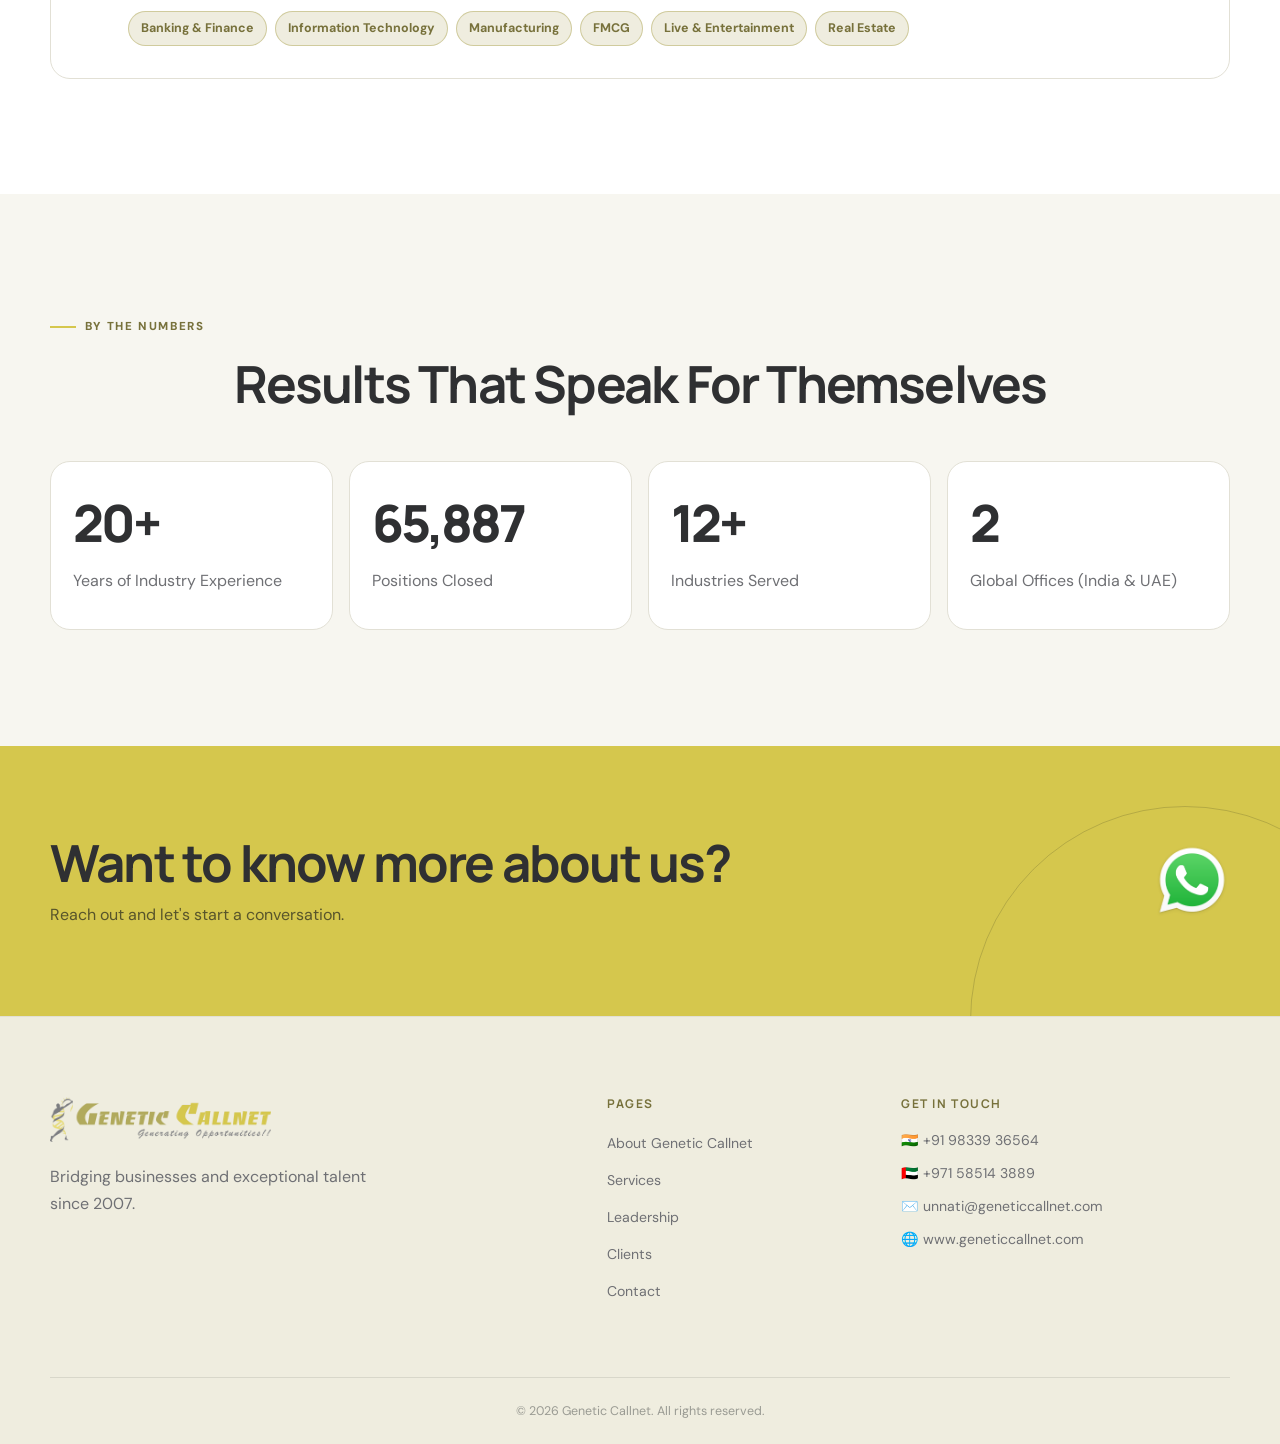
<file: why-us.html>
<!DOCTYPE html>
<html lang="en">
<head>
  <meta charset="UTF-8" />
  <meta name="viewport" content="width=device-width, initial-scale=1.0" />
  <title>About Genetic Callnet</title>
  <meta http-equiv="refresh" content="0; url=about.html#why-genetic-callnet" />
  <link rel="canonical" href="about.html#why-genetic-callnet" />
  <link rel="stylesheet" href="style.css" />
</head>
<body>
  <main class="section">
    <div class="container" style="text-align:center">
      <h1>About Genetic Callnet</h1>
      <p class="section-sub" style="margin-inline:auto">Redirecting you to the combined About Genetic Callnet page.</p>
      <a href="about.html#why-genetic-callnet" class="btn btn-primary">Continue to About Genetic Callnet</a>
    </div>
  </main>
  <script>window.location.replace('about.html#why-genetic-callnet');</script>
</body>
</html>
</file>
<file: style.css>
@import url('https://fonts.googleapis.com/css2?family=DM+Sans:wght@400;500;600;700&family=Manrope:wght@500;600;700;800&display=swap');

:root {
  /* Palette sampled directly from the Genetic Callnet logo. */
  --ink: #2f3032;
  --ink-2: #4d4e51;
  --ink-3: #66676b;
  --yellow: #d5c74d;
  --yellow-2: #e1d66f;
  --yellow-soft: #f7f4dc;
  --olive: #b1aa5c;
  --olive-deep: #77713b;
  --olive-soft: #efeddf;
  --logo-gray: #7c7d81;
  --logo-gray-soft: #ededee;
  --paper: #ffffff;
  --canvas: #f7f6f0;
  --muted: #6f7074;
  --line: #e2e0d5;
  --font-main: 'DM Sans', 'Segoe UI', sans-serif;
  --font-display: 'Manrope', 'Segoe UI', sans-serif;
  --radius-sm: 12px;
  --radius: 20px;
  --radius-lg: 32px;
  --shadow: 0 16px 50px rgba(17, 20, 24, .09);
  --shadow-lg: 0 26px 80px rgba(17, 20, 24, .16);
  --ease: .28s cubic-bezier(.2,.8,.2,1);

  /* Legacy aliases used by the page markup. */
  --navy: var(--ink);
  --navy-mid: var(--ink-2);
  --navy-light: var(--ink-3);
  --gold: var(--yellow);
  --gold-light: var(--yellow-2);
  --gold-dim: var(--olive-deep);
  --cream: var(--canvas);
  --white: var(--paper);
  --text: var(--ink);
  --text-muted: var(--muted);
  --bg-alt: var(--canvas);
  --border: var(--line);
  --transition: var(--ease);
}

*, *::before, *::after { box-sizing: border-box; margin: 0; padding: 0; }
html { scroll-behavior: smooth; }
body {
  min-width: 320px;
  overflow-x: hidden;
  color: var(--ink);
  background: var(--paper);
  font-family: var(--font-main);
  line-height: 1.7;
  -webkit-font-smoothing: antialiased;
}
body.menu-open { overflow: hidden; }
h1, h2, h3, h4 {
  color: var(--ink);
  font-family: var(--font-display);
  line-height: 1.12;
  letter-spacing: -.035em;
}
h1 { font-size: clamp(3rem, 6.8vw, 6.25rem); }
h2 { font-size: clamp(2rem, 4vw, 3.65rem); }
h3 { font-size: clamp(1.18rem, 2vw, 1.5rem); }
h4 { font-size: 1rem; }
p { color: var(--muted); }
a { color: inherit; text-decoration: none; }
img { display: block; max-width: 100%; }
button, input, select, textarea { font: inherit; }
button, a { -webkit-tap-highlight-color: transparent; }

.container { width: min(1180px, calc(100% - 40px)); margin-inline: auto; }
.section { padding: clamp(5rem, 9vw, 8.5rem) 0; }
.section:nth-of-type(even) { position: relative; }
.section-sub { max-width: 650px; margin: .85rem 0 2.8rem; font-size: 1.08rem; }

.tag {
  display: inline-flex;
  align-items: center;
  gap: .55rem;
  margin-bottom: 1.15rem;
  color: var(--olive-deep);
  font-size: .72rem;
  font-weight: 800;
  letter-spacing: .14em;
  text-transform: uppercase;
}
.tag::before {
  width: 26px;
  height: 2px;
  content: '';
  background: var(--yellow);
}

.btn {
  display: inline-flex;
  min-height: 52px;
  align-items: center;
  justify-content: center;
  gap: .6rem;
  padding: .85rem 1.45rem;
  border: 1px solid transparent;
  border-radius: 999px;
  cursor: pointer;
  font-weight: 700;
  transition: transform var(--ease), background var(--ease), color var(--ease), box-shadow var(--ease);
}
.btn:hover { transform: translateY(-3px); }
.btn-primary { color: var(--ink); background: var(--yellow); box-shadow: 0 12px 28px rgba(177,170,92,.25); }
.btn-primary:hover { background: var(--yellow-2); box-shadow: 0 16px 38px rgba(177,170,92,.35); }
.btn-outline { color: var(--ink); border-color: var(--ink); background: transparent; }
.btn-outline:hover { color: var(--paper); background: var(--ink); }
.btn-white { color: var(--ink); background: var(--paper); }
.btn-white:hover { background: var(--yellow); }
.btn-full { width: 100%; }
.link-arrow {
  display: inline-flex;
  align-items: center;
  gap: .7rem;
  margin-top: 1.4rem;
  color: var(--ink);
  font-weight: 700;
  border-bottom: 2px solid var(--yellow);
  transition: gap var(--ease);
}
.link-arrow:hover { gap: 1rem; }
.center-link { margin-top: 3rem; text-align: center; }

/* Navigation */
.nav {
  position: fixed;
  inset: 0 0 auto;
  z-index: 100;
  border-bottom: 1px solid rgba(17,20,24,.08);
  background: rgba(255,255,255,.88);
  backdrop-filter: blur(18px);
  transition: background var(--ease), box-shadow var(--ease);
}
.nav.scrolled { background: rgba(255,255,255,.97); box-shadow: 0 12px 40px rgba(17,20,24,.09); }
.nav-inner {
  display: flex;
  width: min(1220px, calc(100% - 40px));
  height: 82px;
  align-items: center;
  justify-content: space-between;
  margin-inline: auto;
}
.logo-img { width: auto; height: 48px; object-fit: contain; transition: opacity var(--ease); }
.logo-img:hover { opacity: .84; }
.nav-links { display: flex; align-items: center; gap: .25rem; list-style: none; }
.nav-links a, .dropdown-toggle {
  display: inline-flex;
  align-items: center;
  min-height: 42px;
  padding: .6rem .9rem;
  border: 0;
  border-radius: 999px;
  color: rgba(17,20,24,.66);
  background: transparent;
  cursor: pointer;
  font-size: .89rem;
  font-weight: 600;
  transition: color var(--ease), background var(--ease);
}
.nav-links a:hover, .nav-links a.active, .dropdown-toggle.active, .nav-item.open .dropdown-toggle {
  color: var(--ink);
  background: rgba(17,20,24,.07);
}
.nav-links .nav-cta {
  margin-left: .4rem;
  padding-inline: 1.15rem;
  color: var(--ink);
  background: var(--yellow);
}
.nav-links .nav-cta:hover, .nav-links .nav-cta.active { color: var(--ink); background: var(--yellow-2); }
.nav-item { position: relative; list-style: none; }
.dropdown-toggle::after { display: none; }
.dropdown-menu {
  display: none;
  position: absolute;
  top: 100%;
  left: 0;
  min-width: 225px;
  padding: .75rem .55rem .55rem;
  border: 1px solid var(--line);
  border-radius: 16px;
  background: rgba(255,255,255,.98);
  box-shadow: 0 20px 50px rgba(17,20,24,.14);
}
.nav-item.open .dropdown-menu { display: block; animation: fadeIn .2s ease; }
.dropdown-menu a { display: flex; width: 100%; border-radius: 10px; }
.dropdown-menu a.active, .dropdown-menu a:hover { color: var(--olive-deep) !important; background: var(--yellow-soft) !important; }
.hamburger {
  display: none;
  width: 46px;
  height: 46px;
  align-items: center;
  justify-content: center;
  flex-direction: column;
  gap: 5px;
  border: 1px solid rgba(17,20,24,.14);
  border-radius: 50%;
  background: transparent;
  cursor: pointer;
}
.hamburger span { width: 20px; height: 2px; border-radius: 2px; background: var(--ink); transition: var(--ease); }
.hamburger.active span:nth-child(1) { transform: translateY(7px) rotate(45deg); }
.hamburger.active span:nth-child(2) { opacity: 0; }
.hamburger.active span:nth-child(3) { transform: translateY(-7px) rotate(-45deg); }

/* Heroes */
.hero {
  position: relative;
  display: flex;
  min-height: 430px;
  align-items: center;
  overflow: hidden;
  padding: 7.4rem 0 2.25rem;
  background:
    url('BG1.png') center center / cover no-repeat;
}
.hero::before {
  position: absolute;
  inset: 0;
  content: '';
  background:
    radial-gradient(ellipse at center, rgba(8,10,16,.58) 0%, rgba(8,10,16,.46) 34%, rgba(8,10,16,.2) 60%, rgba(8,10,16,.08) 100%),
    linear-gradient(180deg, rgba(5,7,12,.25), rgba(5,7,12,.44));
  pointer-events: none;
}
.hero::after {
  position: absolute;
  inset: auto -10vw -25vw auto;
  width: 52vw;
  aspect-ratio: 1;
  border: 1px solid rgba(177,170,92,.28);
  border-radius: 50%;
  content: '';
}
.hero-content { position: relative; z-index: 1; width: min(1180px, calc(100% - 40px)); margin-inline: auto; }
.hero--centered { text-align: center; }
.hero-content--centered { display: flex; flex-direction: column; align-items: center; }
.hero--centered .hero-eyebrow, .hero--centered .hero-headline, .hero--centered .hero-sub { text-align: center; }
.hero-headline {
  max-width: 1080px;
  margin-bottom: 1rem;
  color: #fffdf2;
  font-size: clamp(2.25rem, 3.85vw, 3.65rem);
  line-height: .98;
  text-shadow: 0 8px 34px rgba(0,0,0,.44);
}
.hero-headline em { color: #fffdf2; font-style: normal; }
.page-hero h1 em { color: var(--olive); font-style: normal; }
.hero-headline .ai-accent {
  display: inline-block;
  color: transparent;
  background: linear-gradient(90deg, #fff38a 0%, #d5c74d 42%, #f5b867 100%);
  -webkit-background-clip: text;
  background-clip: text;
}
.hero-eyebrow {
  margin-bottom: .75rem;
  color: #f0df70;
  font-size: .78rem;
  font-weight: 800;
  letter-spacing: .17em;
  text-transform: uppercase;
}
.hero-sub { max-width: 620px; margin: 0 auto 1.25rem !important; color: var(--muted); font-size: 1rem; }
.hero .hero-sub {
  max-width: 760px;
  padding: .55rem 1rem;
  border: 1px solid rgba(255,255,255,.18);
  border-radius: 999px;
  color: rgba(255,255,255,.9);
  background: rgba(8,10,16,.42);
  box-shadow: 0 16px 42px rgba(0,0,0,.24);
  backdrop-filter: blur(10px);
}
.hero-search-wrap { width: 100%; max-width: 650px; margin: 1.2rem auto 0; }
.hero-search-box {
  display: flex;
  align-items: center;
  gap: .7rem;
  padding: .55rem .55rem .55rem 1.25rem;
  border: 1px solid rgba(255,255,255,.28);
  border-radius: 16px;
  background: rgba(255,255,255,.9);
  box-shadow: 0 22px 52px rgba(0,0,0,.28);
}
.hero-search-icon { color: var(--muted); font-size: 0; }
.hero-search-icon::after { content: '⌕'; font-size: 1.5rem; }
.hero-search-input { flex: 1; min-width: 0; padding: .7rem 0; border: 0; outline: 0; color: var(--ink); background: transparent; }
.hero-search-btn { padding: .88rem 1.5rem; border: 0; border-radius: 11px; color: var(--ink); background: var(--yellow); cursor: pointer; font-weight: 800; }
.hero-search-hint {
  display: inline-flex;
  align-items: center;
  justify-content: center;
  margin-top: .8rem;
  padding: .35rem .85rem;
  border: 1px solid rgba(255,255,255,.18);
  border-radius: 999px;
  color: rgba(255,255,255,.78);
  background: rgba(8,10,16,.36);
  box-shadow: 0 12px 32px rgba(0,0,0,.18);
  backdrop-filter: blur(10px);
  font-size: .8rem;
  text-align: center;
}

.page-hero {
  position: relative;
  overflow: hidden;
  padding: 8.25rem 0 3.5rem;
  border-bottom: 1px solid var(--line);
  background:
    radial-gradient(circle at 78% 18%, rgba(213,199,77,.28), transparent 24%),
    linear-gradient(135deg, #fffef8 0%, var(--olive-soft) 100%);
}
.page-hero::before, .page-hero::after {
  position: absolute;
  border: 1px solid rgba(177,170,92,.25);
  border-radius: 50%;
  content: '';
}
.page-hero::before { width: 420px; height: 420px; top: -180px; right: 5vw; }
.page-hero::after { width: 220px; height: 220px; right: 24vw; bottom: -130px; }
.page-hero-bg { position: absolute; inset: 0; background: linear-gradient(115deg, transparent 55%, rgba(255,255,255,.55)); }
.page-hero .container {
  position: relative;
  z-index: 1;
  display: flex;
  flex-direction: column;
  align-items: flex-start;
}
.page-hero h1 {
  max-width: 850px;
  margin-right: auto;
  margin-left: 0;
  color: var(--ink);
  font-size: clamp(2.35rem, 4.7vw, 4.25rem);
  text-align: left;
}
.page-hero .hero-eyebrow,
.page-hero .hero-sub {
  text-align: left;
}
.page-hero .hero-sub {
  margin: .9rem 0 0 !important;
}

/* Careers uses a deliberately more compact banner than other inner pages. */
.careers-page-hero {
  padding-top: 7rem;
  padding-bottom: 2.25rem;
}
.careers-page-hero h1 {
  max-width: 760px;
  font-size: clamp(2.15rem, 4vw, 3.5rem);
}
.careers-page-hero .hero-eyebrow { margin-bottom: .55rem; }
.careers-page-hero .hero-sub {
  max-width: 620px !important;
  margin-top: .65rem !important;
  font-size: .96rem;
}
.careers-openings-section { padding-top: 2.75rem; }

.stats-marquee-wrap { overflow: hidden; border-block: 1px solid rgba(177,170,92,.45); background: var(--yellow-soft); }
.stats-marquee-track { display: flex; width: max-content; align-items: center; padding: 1.65rem 0; animation: marqueeScroll 34s linear infinite; }
.marquee-stat { display: flex; align-items: center; gap: .8rem; padding: 0 2.3rem; white-space: nowrap; }
.marquee-num { color: var(--olive-deep); font-family: var(--font-display); font-size: 1.65rem; font-weight: 800; }
.marquee-label {
  display: inline-flex;
  align-items: center;
  min-height: 1.65rem;
  color: rgba(17,20,24,.58);
  font-size: .72rem;
  font-weight: 700;
  letter-spacing: .1em;
  line-height: 1;
  text-transform: uppercase;
}
.marquee-divider { width: 5px; height: 5px; border-radius: 50%; background: var(--yellow); opacity: .55; }

/* Shared layouts and cards */
.two-col { display: grid; grid-template-columns: 1.05fr .95fr; gap: clamp(3rem, 7vw, 7rem); align-items: center; }
.intro-text h2 { margin-bottom: 1.35rem; }
.intro-text p { font-size: 1.04rem; }
.about-story-copy {
  max-width: 760px;
}
.about-story-copy h2 {
  max-width: 680px;
  margin-bottom: 1.4rem;
  font-size: clamp(2.35rem, 4.5vw, 4.15rem);
  line-height: 1.04;
  letter-spacing: -.055em;
}
.about-story-copy p {
  max-width: 720px;
  color: var(--muted);
  font-size: clamp(1rem, 1.35vw, 1.13rem);
  line-height: 1.72;
}
.about-story-copy p + p {
  margin-top: 1.35rem;
}
.why-grid { display: grid; grid-template-columns: repeat(2, 1fr); gap: 1rem; }
.why-card, .step, .number-card, .industry-card, .brand-tile, .about-highlight {
  border: 1px solid var(--line);
  border-radius: var(--radius);
  background: var(--paper);
  transition: transform var(--ease), border-color var(--ease), box-shadow var(--ease);
}
.why-card { min-height: 180px; padding: 1.6rem; background: var(--canvas); }
.why-card:hover, .step:hover, .number-card:hover, .industry-card:hover, .brand-tile:hover {
  transform: translateY(-6px);
  border-color: var(--olive);
  box-shadow: var(--shadow);
}
.why-icon {
  position: relative;
  display: grid;
  width: 42px;
  height: 42px;
  place-items: center;
  margin-bottom: 1.25rem;
  border-radius: 50%;
  color: var(--ink);
  background: var(--yellow);
  font-size: 0;
}
.why-icon::after {
  position: absolute;
  top: 50%;
  left: 50%;
  width: 20px;
  height: 20px;
  content: '';
  background: currentColor;
  transform: translate(-50%, -50%);
  mask: var(--why-icon-mask) center / contain no-repeat;
  -webkit-mask: var(--why-icon-mask) center / contain no-repeat;
}
.why-card:nth-child(1) .why-icon {
  --why-icon-mask: url("data:image/svg+xml,%3Csvg xmlns='http://www.w3.org/2000/svg' viewBox='0 0 24 24' fill='none' stroke='black' stroke-width='2.2' stroke-linecap='round' stroke-linejoin='round'%3E%3Crect x='7' y='7' width='10' height='10' rx='2'/%3E%3Cpath d='M9 1v3M15 1v3M9 20v3M15 20v3M1 9h3M1 15h3M20 9h3M20 15h3M10 14l1.1-4h1.8l1.1 4M10.45 12.7h3.1'/%3E%3C/svg%3E");
}
.why-card:nth-child(2) .why-icon {
  --why-icon-mask: url("data:image/svg+xml,%3Csvg xmlns='http://www.w3.org/2000/svg' viewBox='0 0 24 24' fill='none' stroke='black' stroke-width='2.2' stroke-linecap='round' stroke-linejoin='round'%3E%3Ccircle cx='12' cy='12' r='9'/%3E%3Cpath d='M3 12h18M12 3a14 14 0 0 1 0 18M12 3a14 14 0 0 0 0 18M7.5 7.8h9M7.5 16.2h9'/%3E%3C/svg%3E");
}
.why-card:nth-child(3) .why-icon {
  --why-icon-mask: url("data:image/svg+xml,%3Csvg xmlns='http://www.w3.org/2000/svg' viewBox='0 0 24 24' fill='none' stroke='black' stroke-width='2.2' stroke-linecap='round' stroke-linejoin='round'%3E%3Cpath d='M12 3l2.4 5 5.6.8-4 3.9.95 5.5L12 15.6l-4.95 2.6.95-5.5-4-3.9 5.6-.8L12 3Z'/%3E%3Cpath d='M12 15.6v5.2'/%3E%3C/svg%3E");
}
.why-card:nth-child(4) .why-icon {
  --why-icon-mask: url("data:image/svg+xml,%3Csvg xmlns='http://www.w3.org/2000/svg' viewBox='0 0 24 24' fill='none' stroke='black' stroke-width='2.2' stroke-linecap='round' stroke-linejoin='round'%3E%3Crect x='3' y='7' width='18' height='13' rx='2'/%3E%3Cpath d='M8 7V5.5A2.5 2.5 0 0 1 10.5 3h3A2.5 2.5 0 0 1 16 5.5V7M3 12h18M12 12v2'/%3E%3C/svg%3E");
}
.why-card p { color: var(--ink); font-weight: 600; line-height: 1.5; }

.services-strip { background: var(--canvas); }
.service-cards { display: grid; grid-template-columns: repeat(3, 1fr); gap: 1rem; margin-top: 2.8rem; }
.service-card {
  position: relative;
  display: block;
  min-height: 260px;
  overflow: hidden;
  padding: 2rem;
  border: 1px solid var(--line);
  border-radius: var(--radius);
  background: var(--paper);
  transition: transform var(--ease), color var(--ease), box-shadow var(--ease);
}
.service-card:nth-child(3n+2) { border-top: 4px solid var(--olive); }
.service-card:nth-child(3n+3) { border-top: 4px solid var(--logo-gray); }
.service-card::after {
  position: absolute;
  right: 1.6rem;
  bottom: 1.5rem;
  content: '↗';
  font-size: 1.45rem;
  transition: transform var(--ease);
}
.service-card:hover { transform: translateY(-7px); color: var(--ink); background: var(--yellow); box-shadow: var(--shadow); }
.service-card:hover::after { transform: translate(4px,-4px); }
.sc-num { display: block; margin-bottom: 3.6rem; color: var(--olive-deep); font-size: .75rem; font-weight: 800; letter-spacing: .1em; }
.service-card h3 { margin-bottom: .75rem; }
.service-card p { color: var(--muted); font-size: .92rem; }
.service-card:hover p { color: rgba(17,20,24,.68); }

.brands { text-align: center; }
.brands-logo-wrap { margin-top: 2.8rem; overflow: hidden; border: 1px solid var(--line); border-radius: var(--radius); background: white; box-shadow: var(--shadow); }
.brands-logo-img { width: 100%; }

.mv-grid { display: grid; grid-template-columns: repeat(2, 1fr); gap: 1.2rem; }
.mv-card { min-height: 320px; padding: 3rem; border-radius: var(--radius-lg); }
.mission { border: 1px solid rgba(177,170,92,.35); background: var(--olive-soft); }
.vision { background: var(--yellow); }
.mv-icon {
  position: relative;
  display: grid;
  width: 48px;
  height: 48px;
  place-items: center;
  margin-bottom: 4rem;
  border: 1px solid currentColor;
  border-radius: 50%;
  font-size: 0;
}
.mv-icon::after {
  position: absolute;
  top: 50%;
  left: 50%;
  content: '✦';
  font-size: 1.3rem;
  line-height: 1;
  transform: translate(-50%, -50%);
}
.mission .mv-icon, .mission h3 { color: var(--olive-deep); }
.mission p { color: var(--muted); }
.vision p { color: rgba(17,20,24,.68); }
.mv-card h3 { margin-bottom: 1rem; font-size: 1.65rem; }

.about-side { display: grid; grid-template-columns: 1fr 1fr; gap: 1rem; }
.about-highlight { padding: 2.2rem; text-align: left; background: var(--canvas); }
.about-big, .big-num { display: block; color: var(--ink); font-family: var(--font-display); font-size: clamp(2.7rem, 5vw, 4.6rem); font-weight: 800; letter-spacing: -.06em; line-height: 1; }
.about-highlight p { margin-top: .75rem; font-size: .9rem; }

.process-steps { display: grid; grid-template-columns: repeat(4, 1fr); gap: 1rem; }
.step { position: relative; min-height: 230px; padding: 1.7rem; }
.step-num, .adv-num { display: block; margin-bottom: 3.2rem; color: var(--olive-deep); font-family: var(--font-display); font-size: .78rem; font-weight: 800; letter-spacing: .12em; }
.step h4 { margin-bottom: .7rem; }
.step p { font-size: .9rem; }
.step-arrow { display: none; }

.services-full-grid, .advantage-grid { display: grid; grid-template-columns: repeat(2, 1fr); gap: 1rem; }
.svc-full-card, .adv-card {
  display: flex;
  gap: 1.35rem;
  padding: 2rem;
  border: 1px solid var(--line);
  border-radius: var(--radius);
  background: white;
  transition: transform var(--ease), border-color var(--ease), box-shadow var(--ease);
}
.svc-full-card[id] { scroll-margin-top: 110px; }
#why-genetic-callnet { scroll-margin-top: 110px; }
.svc-full-card:hover, .adv-card:hover { transform: translateY(-6px); border-color: var(--olive); box-shadow: var(--shadow); }
.svc-icon-box {
  position: relative;
  display: block;
  width: 52px;
  height: 52px;
  flex: 0 0 52px;
  border-radius: 15px;
  color: var(--ink);
  background: var(--yellow-soft);
  font-size: 0;
}
.svc-full-card:nth-child(3n+2) .svc-icon-box { background: var(--olive-soft); color: var(--olive-deep); }
.svc-full-card:nth-child(3n+3) .svc-icon-box { background: var(--logo-gray-soft); color: var(--logo-gray); }
.svc-icon-box::after {
  position: absolute;
  top: 50%;
  left: 50%;
  content: '✦';
  font-size: 1.15rem;
  line-height: 1;
  transform: translate(-50%, -50%);
}
.svc-content h3, .adv-body h3 { margin-bottom: .7rem; }
.svc-content p, .adv-body p { font-size: .92rem; }
.adv-card--wide { grid-column: 1 / -1; }
.adv-num { margin-bottom: 0; padding-top: .35rem; font-size: 1rem; }
.industry-tags, .leader-expertise { display: flex; flex-wrap: wrap; gap: .5rem; margin-top: 1.25rem; }
.industry-tags span, .leader-expertise span {
  padding: .35rem .75rem;
  border: 1px solid rgba(177,170,92,.5);
  border-radius: 999px;
  color: var(--olive-deep);
  background: var(--olive-soft);
  font-size: .78rem;
  font-weight: 700;
}
.numbers-row { display: grid; grid-template-columns: repeat(4, 1fr); gap: 1rem; }
.number-card { padding: 2.2rem 1.4rem; text-align: left; }
.number-card .big-num { margin-bottom: 1.2rem; font-size: clamp(2.3rem, 4vw, 3.5rem); }

.leaders-grid { display: grid; gap: 1.25rem; }
.leader-card {
  display: grid;
  grid-template-columns: 190px 1fr;
  gap: 3rem;
  align-items: center;
  padding: 2.5rem;
  border: 1px solid var(--line);
  border-radius: var(--radius-lg);
  background: var(--paper);
  transition: transform var(--ease), box-shadow var(--ease);
}
.leader-card:hover { transform: translateY(-5px); box-shadow: var(--shadow); }
.leader-avatar--photo { width: 190px; height: 220px; overflow: hidden; border: 0; border-radius: 22px; background: var(--canvas) !important; }
.leader-avatar--photo img { width: 100%; height: 100%; border-radius: 0; object-fit: cover; object-position: center top; filter: grayscale(12%); }
.leader-info h3 { margin-bottom: .35rem; font-size: 1.75rem; }
.leader-title { margin-bottom: 1.2rem; color: var(--olive-deep); font-size: .85rem; font-weight: 800; letter-spacing: .06em; text-transform: uppercase; }
.leader-bio { font-size: .97rem; }

.industry-grid { display: grid; grid-template-columns: repeat(3, 1fr); gap: 1rem; }
.industry-card { min-height: 250px; padding: 1.8rem; }
.ind-icon {
  position: relative;
  display: block;
  width: 48px;
  height: 48px;
  margin-bottom: 3.2rem;
  border-radius: 14px;
  background: var(--yellow);
  font-size: 0;
}
.industry-card:nth-child(3n+2) .ind-icon { background: var(--olive); }
.industry-card:nth-child(3n+3) .ind-icon { background: var(--logo-gray-soft); color: var(--logo-gray); }
.ind-icon::after {
  position: absolute;
  top: 50%;
  left: 50%;
  width: 22px;
  height: 22px;
  content: '';
  background: var(--ink);
  transform: translate(-50%, -50%);
  -webkit-mask: center / contain no-repeat;
  mask: center / contain no-repeat;
}
.industry-card:nth-child(1) .ind-icon::after {
  -webkit-mask-image: url("data:image/svg+xml,%3Csvg xmlns='http://www.w3.org/2000/svg' viewBox='0 0 24 24' fill='none' stroke='black' stroke-width='2' stroke-linecap='round' stroke-linejoin='round'%3E%3Cpath d='m3 10 9-6 9 6M5 10v8M9 10v8M15 10v8M19 10v8M3 18h18M2 22h20'/%3E%3C/svg%3E");
  mask-image: url("data:image/svg+xml,%3Csvg xmlns='http://www.w3.org/2000/svg' viewBox='0 0 24 24' fill='none' stroke='black' stroke-width='2' stroke-linecap='round' stroke-linejoin='round'%3E%3Cpath d='m3 10 9-6 9 6M5 10v8M9 10v8M15 10v8M19 10v8M3 18h18M2 22h20'/%3E%3C/svg%3E");
}
.industry-card:nth-child(2) .ind-icon::after {
  -webkit-mask-image: url("data:image/svg+xml,%3Csvg xmlns='http://www.w3.org/2000/svg' viewBox='0 0 24 24' fill='none' stroke='black' stroke-width='2' stroke-linecap='round' stroke-linejoin='round'%3E%3Crect x='3' y='4' width='18' height='12' rx='2'/%3E%3Cpath d='M8 20h8M12 16v4M8 9l2 2-2 2M13 13h3'/%3E%3C/svg%3E");
  mask-image: url("data:image/svg+xml,%3Csvg xmlns='http://www.w3.org/2000/svg' viewBox='0 0 24 24' fill='none' stroke='black' stroke-width='2' stroke-linecap='round' stroke-linejoin='round'%3E%3Crect x='3' y='4' width='18' height='12' rx='2'/%3E%3Cpath d='M8 20h8M12 16v4M8 9l2 2-2 2M13 13h3'/%3E%3C/svg%3E");
}
.industry-card:nth-child(3) .ind-icon::after {
  -webkit-mask-image: url("data:image/svg+xml,%3Csvg xmlns='http://www.w3.org/2000/svg' viewBox='0 0 24 24' fill='none' stroke='black' stroke-width='2' stroke-linecap='round' stroke-linejoin='round'%3E%3Cpath d='M3 21V9l6 3V9l6 3V5h4l2 16H3Z'/%3E%3Cpath d='M7 17h1M11 17h1M15 17h1'/%3E%3C/svg%3E");
  mask-image: url("data:image/svg+xml,%3Csvg xmlns='http://www.w3.org/2000/svg' viewBox='0 0 24 24' fill='none' stroke='black' stroke-width='2' stroke-linecap='round' stroke-linejoin='round'%3E%3Cpath d='M3 21V9l6 3V9l6 3V5h4l2 16H3Z'/%3E%3Cpath d='M7 17h1M11 17h1M15 17h1'/%3E%3C/svg%3E");
}
.industry-card:nth-child(4) .ind-icon::after {
  -webkit-mask-image: url("data:image/svg+xml,%3Csvg xmlns='http://www.w3.org/2000/svg' viewBox='0 0 24 24' fill='none' stroke='black' stroke-width='2' stroke-linecap='round' stroke-linejoin='round'%3E%3Ccircle cx='9' cy='20' r='1'/%3E%3Ccircle cx='19' cy='20' r='1'/%3E%3Cpath d='M3 4h2l2.7 11.2a2 2 0 0 0 2 1.6h8.8a2 2 0 0 0 2-1.6L22 8H6'/%3E%3C/svg%3E");
  mask-image: url("data:image/svg+xml,%3Csvg xmlns='http://www.w3.org/2000/svg' viewBox='0 0 24 24' fill='none' stroke='black' stroke-width='2' stroke-linecap='round' stroke-linejoin='round'%3E%3Ccircle cx='9' cy='20' r='1'/%3E%3Ccircle cx='19' cy='20' r='1'/%3E%3Cpath d='M3 4h2l2.7 11.2a2 2 0 0 0 2 1.6h8.8a2 2 0 0 0 2-1.6L22 8H6'/%3E%3C/svg%3E");
}
.industry-card:nth-child(5) .ind-icon::after {
  -webkit-mask-image: url("data:image/svg+xml,%3Csvg xmlns='http://www.w3.org/2000/svg' viewBox='0 0 24 24' fill='none' stroke='black' stroke-width='2' stroke-linecap='round' stroke-linejoin='round'%3E%3Cpath d='M9 18V5l12-2v13'/%3E%3Ccircle cx='6' cy='18' r='3'/%3E%3Ccircle cx='18' cy='16' r='3'/%3E%3C/svg%3E");
  mask-image: url("data:image/svg+xml,%3Csvg xmlns='http://www.w3.org/2000/svg' viewBox='0 0 24 24' fill='none' stroke='black' stroke-width='2' stroke-linecap='round' stroke-linejoin='round'%3E%3Cpath d='M9 18V5l12-2v13'/%3E%3Ccircle cx='6' cy='18' r='3'/%3E%3Ccircle cx='18' cy='16' r='3'/%3E%3C/svg%3E");
}
.industry-card:nth-child(6) .ind-icon::after {
  -webkit-mask-image: url("data:image/svg+xml,%3Csvg xmlns='http://www.w3.org/2000/svg' viewBox='0 0 24 24' fill='none' stroke='black' stroke-width='2' stroke-linecap='round' stroke-linejoin='round'%3E%3Cpath d='M3 21h18M6 21V7l6-4 6 4v14M9 10h1M14 10h1M9 14h1M14 14h1M10 21v-3h4v3'/%3E%3C/svg%3E");
  mask-image: url("data:image/svg+xml,%3Csvg xmlns='http://www.w3.org/2000/svg' viewBox='0 0 24 24' fill='none' stroke='black' stroke-width='2' stroke-linecap='round' stroke-linejoin='round'%3E%3Cpath d='M3 21h18M6 21V7l6-4 6 4v14M9 10h1M14 10h1M9 14h1M14 14h1M10 21v-3h4v3'/%3E%3C/svg%3E");
}
.industry-card h4 { margin-bottom: .7rem; }
.industry-card p { font-size: .88rem; }

.contact-layout { display: grid; grid-template-columns: .85fr 1.15fr; gap: clamp(3rem, 7vw, 7rem); align-items: start; }
.contact-info-col h2, .contact-form-col h2 { margin-bottom: 2rem; }
.contact-cards { display: grid; gap: .8rem; }
@media (min-width: 961px) {
  .contact-info-col .contact-cards {
    margin-top: clamp(4.7rem, 6.4vw, 7rem);
  }
}
.contact-card { display: flex; gap: 1rem; align-items: center; padding: 1.25rem; border: 1px solid var(--line); border-radius: 16px; background: var(--canvas); }
.contact-card-icon {
  position: relative;
  display: block;
  width: 44px;
  height: 44px;
  flex: 0 0 44px;
  border-radius: 50%;
  background: var(--yellow);
  font-size: 0;
}
.contact-card-icon::after {
  position: absolute;
  top: 50%;
  left: 50%;
  width: 20px;
  height: 20px;
  content: '';
  background: var(--ink);
  transform: translate(-50%, -50%);
  -webkit-mask: center / contain no-repeat;
  mask: center / contain no-repeat;
}
.contact-card:nth-child(1) .contact-card-icon::after,
.contact-card:nth-child(2) .contact-card-icon::after {
  -webkit-mask-image: url("data:image/svg+xml,%3Csvg xmlns='http://www.w3.org/2000/svg' viewBox='0 0 24 24' fill='none' stroke='black' stroke-width='2' stroke-linecap='round' stroke-linejoin='round'%3E%3Cpath d='M20 10c0 5-8 12-8 12S4 15 4 10a8 8 0 1 1 16 0Z'/%3E%3Ccircle cx='12' cy='10' r='3'/%3E%3C/svg%3E");
  mask-image: url("data:image/svg+xml,%3Csvg xmlns='http://www.w3.org/2000/svg' viewBox='0 0 24 24' fill='none' stroke='black' stroke-width='2' stroke-linecap='round' stroke-linejoin='round'%3E%3Cpath d='M20 10c0 5-8 12-8 12S4 15 4 10a8 8 0 1 1 16 0Z'/%3E%3Ccircle cx='12' cy='10' r='3'/%3E%3C/svg%3E");
}
.contact-card:nth-child(3) .contact-card-icon::after {
  -webkit-mask-image: url("data:image/svg+xml,%3Csvg xmlns='http://www.w3.org/2000/svg' viewBox='0 0 24 24' fill='none' stroke='black' stroke-width='2' stroke-linecap='round' stroke-linejoin='round'%3E%3Crect width='20' height='16' x='2' y='4' rx='2'/%3E%3Cpath d='m22 7-10 6L2 7'/%3E%3C/svg%3E");
  mask-image: url("data:image/svg+xml,%3Csvg xmlns='http://www.w3.org/2000/svg' viewBox='0 0 24 24' fill='none' stroke='black' stroke-width='2' stroke-linecap='round' stroke-linejoin='round'%3E%3Crect width='20' height='16' x='2' y='4' rx='2'/%3E%3Cpath d='m22 7-10 6L2 7'/%3E%3C/svg%3E");
}
.contact-card:nth-child(4) .contact-card-icon::after {
  -webkit-mask-image: url("data:image/svg+xml,%3Csvg xmlns='http://www.w3.org/2000/svg' viewBox='0 0 24 24' fill='none' stroke='black' stroke-width='2' stroke-linecap='round' stroke-linejoin='round'%3E%3Ccircle cx='12' cy='12' r='10'/%3E%3Cpath d='M2 12h20M12 2a15 15 0 0 1 0 20M12 2a15 15 0 0 0 0 20'/%3E%3C/svg%3E");
  mask-image: url("data:image/svg+xml,%3Csvg xmlns='http://www.w3.org/2000/svg' viewBox='0 0 24 24' fill='none' stroke='black' stroke-width='2' stroke-linecap='round' stroke-linejoin='round'%3E%3Ccircle cx='12' cy='12' r='10'/%3E%3Cpath d='M2 12h20M12 2a15 15 0 0 1 0 20M12 2a15 15 0 0 0 0 20'/%3E%3C/svg%3E");
}
.contact-card h4 { margin-bottom: .2rem; }
.contact-card p { font-size: .82rem; }
.contact-link { color: var(--ink); font-size: .92rem; font-weight: 700; }
.contact-form { display: flex; flex-direction: column; gap: 1rem; padding: 2rem; border: 1px solid var(--line); border-radius: var(--radius); background: var(--canvas); }
.form-row { display: grid; grid-template-columns: repeat(2, 1fr); gap: 1rem; }
.form-group { display: flex; flex-direction: column; gap: .45rem; }
.form-group label { color: var(--ink); font-size: .8rem; font-weight: 700; }
.contact-form input, .contact-form select, .contact-form textarea {
  width: 100%;
  padding: .9rem 1rem;
  border: 1px solid var(--line);
  border-radius: 11px;
  outline: 0;
  color: var(--ink);
  background: white;
  transition: border-color var(--ease), box-shadow var(--ease);
}
.contact-form input:focus, .contact-form select:focus, .contact-form textarea:focus { border-color: var(--olive); box-shadow: 0 0 0 4px rgba(177,170,92,.2); }
.contact-form textarea { min-height: 130px; resize: vertical; }
.contact-form input[type="file"] {
  padding: .65rem;
  cursor: pointer;
}
.contact-form input[type="file"]::file-selector-button {
  margin-right: .8rem;
  padding: .55rem .85rem;
  border: 0;
  border-radius: 999px;
  color: var(--ink);
  background: var(--yellow);
  cursor: pointer;
  font-weight: 700;
}
.file-hint { color: var(--muted); font-size: .76rem; }

.cta-banner { position: relative; overflow: hidden; padding: 5.5rem 0; background: var(--yellow); }
.cta-banner::after { position: absolute; right: -120px; bottom: -220px; width: 430px; height: 430px; border: 1px solid rgba(17,20,24,.16); border-radius: 50%; content: ''; }
.cta-inner { position: relative; z-index: 1; display: flex; align-items: center; justify-content: space-between; gap: 2rem; }
.cta-inner h2 { max-width: 750px; font-size: clamp(2rem, 4vw, 3.5rem); }
.cta-inner p { margin-top: .6rem; color: rgba(17,20,24,.64); }
.cta-banner .btn-white {
  border: 0;
  background: #25d366;
  color: white;
  box-shadow: 0 14px 28px rgba(17,20,24,.18);
}
.cta-banner .btn-white:hover {
  transform: translateY(-3px);
  background: #1fc65e;
  color: white;
  box-shadow: 0 18px 38px rgba(17,20,24,.24);
}
.btn-whatsapp {
  display: inline-flex;
  align-items: center;
  justify-content: center;
  gap: .75rem;
  min-height: 56px;
  border-radius: 999px;
  padding: .9rem 1.65rem;
  white-space: nowrap;
  font-size: 1rem;
  font-weight: 800;
  letter-spacing: .01em;
}
.btn-whatsapp::before {
  display: block;
  flex: 0 0 auto;
  width: 1.65rem;
  height: 1.65rem;
  content: '';
  background: currentColor;
  box-shadow: none;
  mask: url("data:image/svg+xml,%3Csvg viewBox='0 0 32 32' xmlns='http://www.w3.org/2000/svg'%3E%3Cpath fill='black' d='M16.02 3C8.85 3 3.02 8.82 3.02 15.98c0 2.29.6 4.52 1.74 6.49L3 29l6.7-1.72a12.9 12.9 0 0 0 6.32 1.61C23.18 28.89 29 23.08 29 15.98S23.18 3 16.02 3Zm0 23.7c-1.94 0-3.84-.52-5.5-1.51l-.39-.23-3.98 1.02 1.06-3.86-.25-.4a10.63 10.63 0 0 1-1.74-5.74c0-5.95 4.85-10.79 10.8-10.79 5.96 0 10.8 4.84 10.8 10.79 0 5.94-4.84 10.72-10.8 10.72Zm5.92-8.02c-.32-.16-1.91-.94-2.2-1.05-.3-.11-.52-.16-.74.16-.21.32-.84 1.05-1.03 1.26-.19.21-.38.24-.7.08-.32-.16-1.36-.5-2.6-1.6-.96-.86-1.61-1.92-1.8-2.24-.18-.32-.02-.5.14-.66.14-.14.32-.38.48-.57.16-.19.21-.32.32-.54.11-.21.05-.4-.03-.57-.08-.16-.73-1.76-1-2.42-.26-.63-.53-.54-.73-.55h-.63c-.22 0-.57.08-.87.4-.3.32-1.14 1.11-1.14 2.71s1.17 3.15 1.33 3.37c.16.21 2.31 3.52 5.6 4.94.78.34 1.39.54 1.86.69.78.25 1.5.21 2.07.13.63-.09 1.91-.78 2.18-1.53.27-.75.27-1.39.19-1.53-.08-.13-.29-.21-.62-.37Z'/%3E%3C/svg%3E") center / contain no-repeat;
  -webkit-mask: url("data:image/svg+xml,%3Csvg viewBox='0 0 32 32' xmlns='http://www.w3.org/2000/svg'%3E%3Cpath fill='black' d='M16.02 3C8.85 3 3.02 8.82 3.02 15.98c0 2.29.6 4.52 1.74 6.49L3 29l6.7-1.72a12.9 12.9 0 0 0 6.32 1.61C23.18 28.89 29 23.08 29 15.98S23.18 3 16.02 3Zm0 23.7c-1.94 0-3.84-.52-5.5-1.51l-.39-.23-3.98 1.02 1.06-3.86-.25-.4a10.63 10.63 0 0 1-1.74-5.74c0-5.95 4.85-10.79 10.8-10.79 5.96 0 10.8 4.84 10.8 10.79 0 5.94-4.84 10.72-10.8 10.72Zm5.92-8.02c-.32-.16-1.91-.94-2.2-1.05-.3-.11-.52-.16-.74.16-.21.32-.84 1.05-1.03 1.26-.19.21-.38.24-.7.08-.32-.16-1.36-.5-2.6-1.6-.96-.86-1.61-1.92-1.8-2.24-.18-.32-.02-.5.14-.66.14-.14.32-.38.48-.57.16-.19.21-.32.32-.54.11-.21.05-.4-.03-.57-.08-.16-.73-1.76-1-2.42-.26-.63-.53-.54-.73-.55h-.63c-.22 0-.57.08-.87.4-.3.32-1.14 1.11-1.14 2.71s1.17 3.15 1.33 3.37c.16.21 2.31 3.52 5.6 4.94.78.34 1.39.54 1.86.69.78.25 1.5.21 2.07.13.63-.09 1.91-.78 2.18-1.53.27-.75.27-1.39.19-1.53-.08-.13-.29-.21-.62-.37Z'/%3E%3C/svg%3E") center / contain no-repeat;
}
.whatsapp-icon-link {
  display: inline-flex;
  align-items: center;
  justify-content: center;
  width: 76px;
  height: 76px;
  border-radius: 50%;
  background: transparent;
  transition: transform var(--ease), filter var(--ease);
}
.whatsapp-icon-link:hover {
  transform: translateY(-3px) scale(1.04);
  filter: drop-shadow(0 16px 28px rgba(17,20,24,.22));
}
.whatsapp-icon-link img {
  display: block;
  width: 100%;
  height: 100%;
  object-fit: contain;
}

.footer { padding: 5rem 0 0; border-top: 1px solid var(--line); background: var(--olive-soft); }
.footer-grid { display: grid; grid-template-columns: 1.5fr .7fr 1fr; gap: 4rem; padding-bottom: 4rem; border-bottom: 1px solid rgba(17,20,24,.1); }
.logo-img--footer { height: 45px; }
.footer-brand p { max-width: 320px; margin-top: 1.3rem; color: var(--muted); }
.footer h4 { margin-bottom: 1.2rem; color: var(--olive-deep); font-size: .75rem; letter-spacing: .13em; text-transform: uppercase; }
.footer-links ul { list-style: none; }
.footer-links li { margin-bottom: .6rem; }
.footer-links a, .footer-contact p { color: var(--muted); font-size: .88rem; transition: color var(--ease); }
.footer-links a:hover { color: var(--ink); }
.footer-contact p { margin-bottom: .55rem; }
.footer-bottom { padding: 1.4rem 20px; text-align: center; }
.footer-bottom p { color: rgba(17,20,24,.38); font-size: .78rem; }

/* Careers and modal */
.ats-widget-wrap { background: transparent; }
.careers-heading-row {
  display: grid;
  grid-template-columns: minmax(0, 1fr) auto;
  align-items: center;
  gap: 2rem;
  margin-bottom: 2rem;
}
.careers-heading-copy .section-sub { margin-bottom: 0; }
.open-app-cta {
  position: relative;
  z-index: 2;
  display: flex;
  align-items: center;
  justify-content: flex-end;
  gap: 1.15rem;
  margin: 0;
  padding: .55rem .55rem .55rem 1.25rem;
  border: 1px solid rgba(177,170,92,.48);
  border-radius: 999px;
  background: linear-gradient(135deg, var(--yellow-soft), var(--olive-soft));
  box-shadow: 0 8px 24px rgba(177,170,92,.12);
}
.open-app-prompt {
  display: inline-flex;
  height: 44px;
  align-items: center;
  justify-content: center;
  margin: 0;
  padding: 0;
  color: var(--ink);
  font-family: var(--font-main);
  font-size: .86rem;
  font-weight: 700;
  line-height: 1;
  white-space: nowrap;
}
.open-app-cta .btn {
  position: relative;
  z-index: 3;
  display: inline-flex;
  flex: 0 0 auto;
  min-height: 44px;
  height: 44px;
  align-items: center;
  justify-content: center;
  padding: .65rem 1.2rem;
  border: 1px solid rgba(119,113,59,.22) !important;
  border-radius: 999px !important;
  color: var(--ink) !important;
  background: var(--yellow) !important;
  box-shadow: 0 7px 18px rgba(177,170,92,.24) !important;
  font-size: .82rem;
  font-weight: 800;
  letter-spacing: .01em;
  line-height: 1;
  white-space: nowrap;
  pointer-events: auto;
}
.open-app-cta .btn:hover {
  background: var(--yellow-2) !important;
  box-shadow: 0 10px 22px rgba(177,170,92,.34) !important;
  transform: translateY(-2px);
}
.modal-overlay { backdrop-filter: blur(8px); }
.modal-overlay:target { display: flex; }
.application-dialog { border-radius: var(--radius) !important; box-shadow: var(--shadow-lg); }

/* Animation */
@keyframes marqueeScroll { to { transform: translateX(-50%); } }
@keyframes fadeIn { from { opacity: 0; transform: translateY(-5px); } }
@keyframes fadeUp { from { opacity: 0; transform: translateY(22px); } to { opacity: 1; transform: none; } }
.hero-content > *, .page-hero .container > * { animation: fadeUp .75s both; }
.hero-content > :nth-child(2), .page-hero .container > :nth-child(2) { animation-delay: .08s; }
.hero-content > :nth-child(3), .page-hero .container > :nth-child(3) { animation-delay: .16s; }
.hero-content > :nth-child(4) { animation-delay: .24s; }

@media (min-width: 761px) {
  .nav-item:hover .dropdown-menu { display: block; }
}

@media (max-width: 960px) {
  .service-cards, .industry-grid { grid-template-columns: repeat(2, 1fr); }
  .two-col, .contact-layout { grid-template-columns: 1fr; }
  .numbers-row { grid-template-columns: repeat(2, 1fr); }
  .process-steps { grid-template-columns: repeat(2, 1fr); }
  .footer-grid { grid-template-columns: 1.4fr 1fr; }
  .footer-contact { grid-column: 1 / -1; }
}

@media (max-width: 760px) {
  .container, .hero-content, .nav-inner { width: min(100% - 28px, 1180px); }
  .section { padding: 4.5rem 0; }
  .nav-inner { height: 72px; }
  .logo-img { height: 40px; }
  .hamburger { display: flex; }
  .nav-links {
    display: none;
    position: fixed;
    inset: 72px 0 auto;
    max-height: calc(100vh - 72px);
    overflow-y: auto;
    flex-direction: column;
    align-items: stretch;
    gap: .25rem;
    padding: 1rem 18px 2rem;
    border-top: 1px solid var(--line);
    background: rgba(255,255,255,.99);
  }
  .nav-links.open { display: flex; }
  .nav-links a, .dropdown-toggle { width: 100%; justify-content: space-between; padding: .85rem 1rem; }
  .nav-links .nav-cta { margin: .6rem 0 0; justify-content: center; }
  .dropdown-menu { position: static; margin-top: .3rem; border: 0; background: var(--canvas); box-shadow: none; }
  .hero {
    min-height: 470px;
    padding: 7.1rem 0 2.25rem;
    background:
      url('BG1.png') center center / cover no-repeat;
  }
  .hero::before { inset: 0; opacity: 1; }
  .hero-headline { max-width: 720px; font-size: clamp(2rem, 8vw, 2.75rem); line-height: 1.03; }
  .hero-search-box { flex-wrap: wrap; padding: .8rem; border-radius: 14px; }
  .hero-search-icon { display: none; }
  .hero-search-input { width: 100%; flex-basis: calc(100% - 110px); padding-left: .4rem; }
  .hero-search-btn { flex: 1; }
  .page-hero { padding: 7.5rem 0 3rem; }
  .careers-page-hero { padding: 6.25rem 0 2rem; }
  .careers-page-hero h1 { font-size: clamp(2rem, 9vw, 2.8rem); }
  .careers-openings-section { padding-top: 2rem; }
  .service-cards, .services-full-grid, .advantage-grid, .industry-grid, .mv-grid, .process-steps { grid-template-columns: 1fr; }
  .adv-card--wide { grid-column: auto; }
  .why-grid { gap: .75rem; }
  .why-card { min-height: 160px; padding: 1.3rem; }
  .service-card { min-height: 230px; }
  .leader-card { grid-template-columns: 1fr; gap: 1.5rem; padding: 1.4rem; }
  .leader-avatar--photo { width: 100%; height: 330px; }
  .cta-inner { align-items: flex-start; flex-direction: column; }
  .footer-grid { grid-template-columns: 1fr; gap: 2.5rem; }
  .footer-contact { grid-column: auto; }
  .form-row { grid-template-columns: 1fr; }
  .careers-heading-row { grid-template-columns: 1fr; gap: 1.25rem; }
  .open-app-cta { align-items: stretch; flex-direction: column; border-radius: var(--radius); }
  .open-app-prompt { width: 100%; text-align: center; white-space: normal; }
  .open-app-cta .btn { width: 100%; }
}

@media (max-width: 480px) {
  .why-grid, .about-side, .numbers-row { grid-template-columns: 1fr; }
  .hero-search-input { flex-basis: 100%; }
  .hero-search-btn { width: 100%; }
  .svc-full-card, .adv-card { flex-direction: column; }
  .contact-form { padding: 1.2rem; }
}

@media (prefers-reduced-motion: reduce) {
  *, *::before, *::after { scroll-behavior: auto !important; animation-duration: .01ms !important; animation-iteration-count: 1 !important; transition-duration: .01ms !important; }
}
</file>
